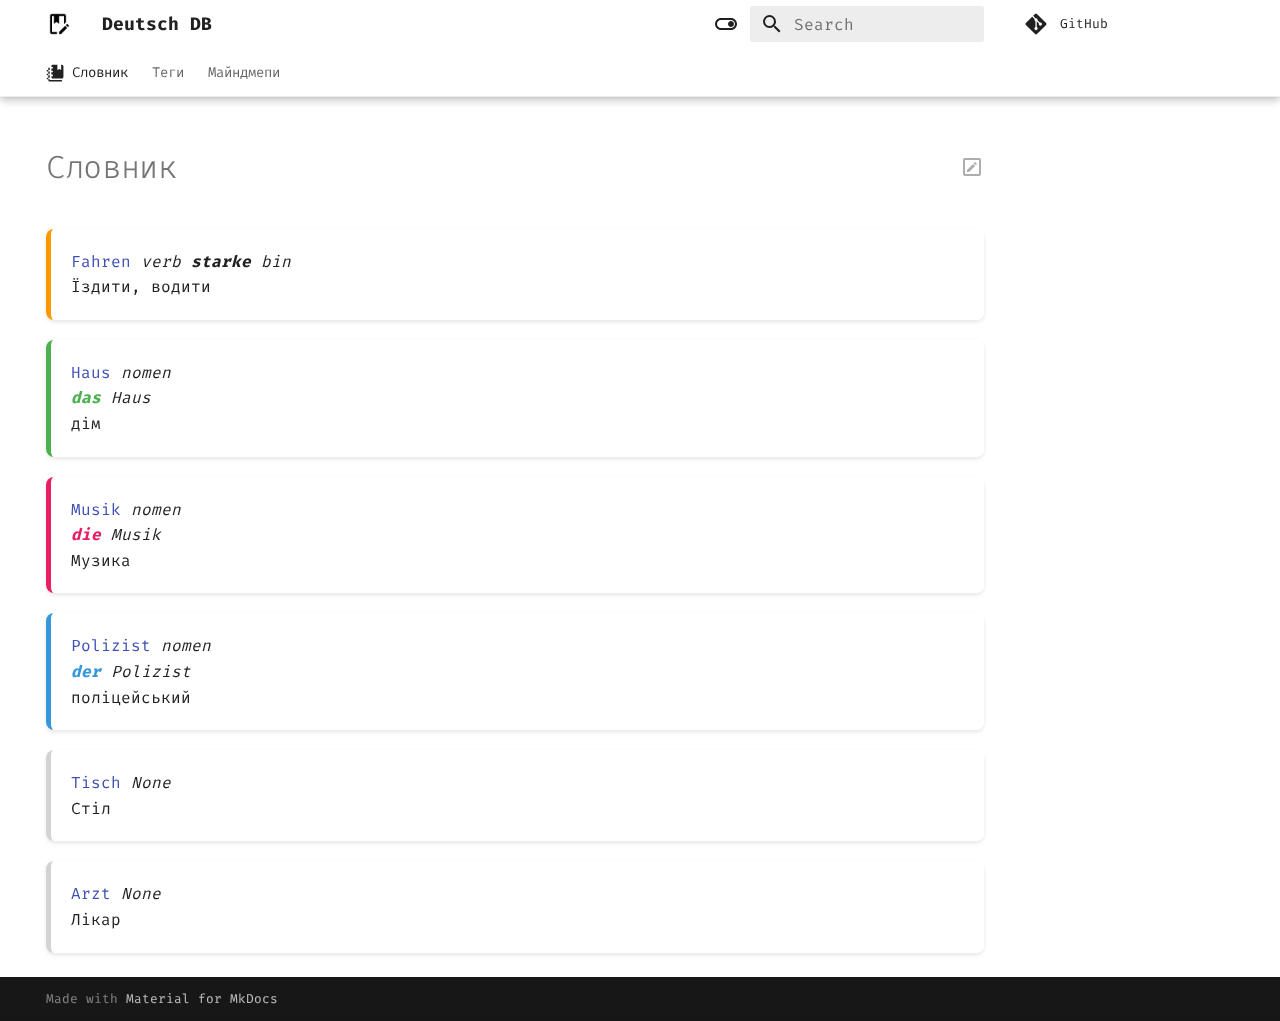
<file: index.html>
<!doctype html>
<html lang="en">
<head>
    <meta charset="utf-8">
    <title>Redirecting...</title>
    <link rel="canonical" href="dictionary/">
    <script>var anchor=window.location.hash.substr(1);location.href="dictionary/"+(anchor?"#"+anchor:"")</script>
    <meta http-equiv="refresh" content="0; url=dictionary/">
</head>
<body>
You're being redirected to a <a href="dictionary/">new destination</a>.
</body>
</html>
</file>
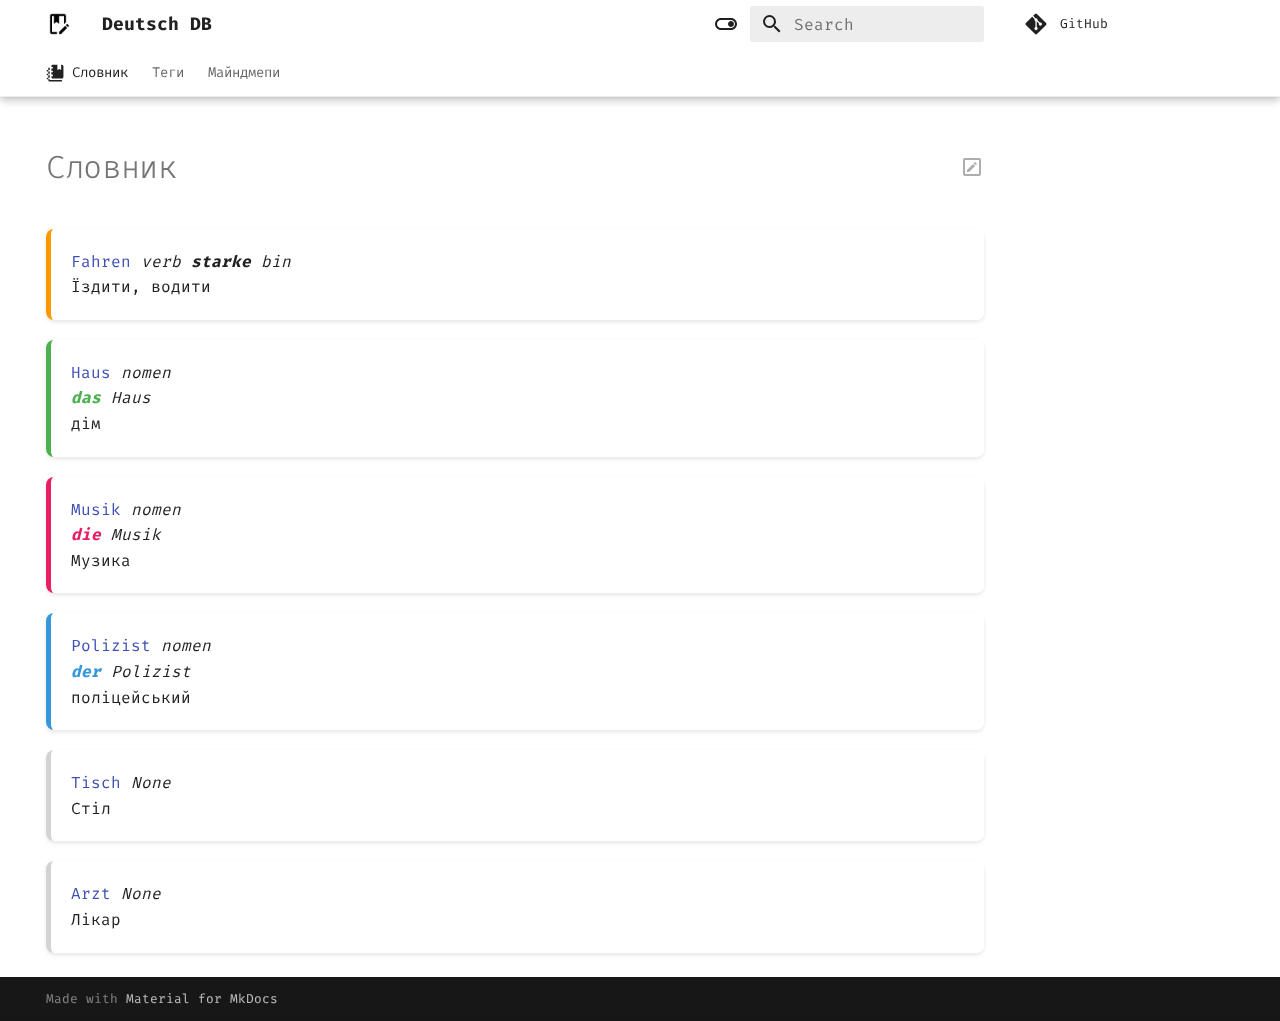
<file: dictionary/index.html>
<!doctype html>
<html lang="en" class="no-js">
  <head>
    
      <meta charset="utf-8">
      <meta name="viewport" content="width=device-width,initial-scale=1">
      
      
      
        <link rel="canonical" href="https://ddb.arkk4.online/dictionary/">
      
      
      
        <link rel="next" href="../tags/">
      
      
      <link rel="icon" href="../images/favico.png">
      <meta name="generator" content="mkdocs-1.6.1, mkdocs-material-9.6.15">
    
    
      
        <title>Словник - Deutsch DB</title>
      
    
    
      <link rel="stylesheet" href="../assets/stylesheets/main.342714a4.min.css">
      
        
        <link rel="stylesheet" href="../assets/stylesheets/palette.06af60db.min.css">
      
      


    
    
      
    
    
      
        
        
        <link rel="preconnect" href="https://fonts.gstatic.com" crossorigin>
        <link rel="stylesheet" href="https://fonts.googleapis.com/css?family=Fira+Code:300,300i,400,400i,700,700i%7CRoboto+Mono:400,400i,700,700i&display=fallback">
        <style>:root{--md-text-font:"Fira Code";--md-code-font:"Roboto Mono"}</style>
      
    
    
      <link rel="stylesheet" href="../overrides/extra.css">
    
    <script>__md_scope=new URL("..",location),__md_hash=e=>[...e].reduce(((e,_)=>(e<<5)-e+_.charCodeAt(0)),0),__md_get=(e,_=localStorage,t=__md_scope)=>JSON.parse(_.getItem(t.pathname+"."+e)),__md_set=(e,_,t=localStorage,a=__md_scope)=>{try{t.setItem(a.pathname+"."+e,JSON.stringify(_))}catch(e){}}</script>
    
      

    
    
    
  </head>
  
  
    
    
      
    
    
    
    
    <body dir="ltr" data-md-color-scheme="default" data-md-color-primary="white" data-md-color-accent="deep-orange">
  
    
    <input class="md-toggle" data-md-toggle="drawer" type="checkbox" id="__drawer" autocomplete="off">
    <input class="md-toggle" data-md-toggle="search" type="checkbox" id="__search" autocomplete="off">
    <label class="md-overlay" for="__drawer"></label>
    <div data-md-component="skip">
      
        
        <a href="#_1" class="md-skip">
          Skip to content
        </a>
      
    </div>
    <div data-md-component="announce">
      
    </div>
    
    
      

  

<header class="md-header md-header--shadow md-header--lifted" data-md-component="header">
  <nav class="md-header__inner md-grid" aria-label="Header">
    <a href=".." title="Deutsch DB" class="md-header__button md-logo" aria-label="Deutsch DB" data-md-component="logo">
      
  <img src="../images/favico.png" alt="logo">

    </a>
    <label class="md-header__button md-icon" for="__drawer">
      
      <svg xmlns="http://www.w3.org/2000/svg" viewBox="0 0 24 24"><path d="M3 6h18v2H3zm0 5h18v2H3zm0 5h18v2H3z"/></svg>
    </label>
    <div class="md-header__title" data-md-component="header-title">
      <div class="md-header__ellipsis">
        <div class="md-header__topic">
          <span class="md-ellipsis">
            Deutsch DB
          </span>
        </div>
        <div class="md-header__topic" data-md-component="header-topic">
          <span class="md-ellipsis">
            
              Словник
            
          </span>
        </div>
      </div>
    </div>
    
      
        <form class="md-header__option" data-md-component="palette">
  
    
    
    
    <input class="md-option" data-md-color-media="" data-md-color-scheme="default" data-md-color-primary="white" data-md-color-accent="deep-orange"  aria-label="Switch to light mode"  type="radio" name="__palette" id="__palette_0">
    
      <label class="md-header__button md-icon" title="Switch to light mode" for="__palette_1" hidden>
        <svg xmlns="http://www.w3.org/2000/svg" viewBox="0 0 24 24"><path d="M17 6H7c-3.31 0-6 2.69-6 6s2.69 6 6 6h10c3.31 0 6-2.69 6-6s-2.69-6-6-6m0 10H7c-2.21 0-4-1.79-4-4s1.79-4 4-4h10c2.21 0 4 1.79 4 4s-1.79 4-4 4m0-7c-1.66 0-3 1.34-3 3s1.34 3 3 3 3-1.34 3-3-1.34-3-3-3"/></svg>
      </label>
    
  
    
    
    
    <input class="md-option" data-md-color-media="" data-md-color-scheme="slate" data-md-color-primary="white" data-md-color-accent="deep-orange"  aria-label="Switch to dark mode"  type="radio" name="__palette" id="__palette_1">
    
      <label class="md-header__button md-icon" title="Switch to dark mode" for="__palette_0" hidden>
        <svg xmlns="http://www.w3.org/2000/svg" viewBox="0 0 24 24"><path d="M17 6H7c-3.31 0-6 2.69-6 6s2.69 6 6 6h10c3.31 0 6-2.69 6-6s-2.69-6-6-6m0 10H7c-2.21 0-4-1.79-4-4s1.79-4 4-4h10c2.21 0 4 1.79 4 4s-1.79 4-4 4M7 9c-1.66 0-3 1.34-3 3s1.34 3 3 3 3-1.34 3-3-1.34-3-3-3"/></svg>
      </label>
    
  
</form>
      
    
    
      <script>var palette=__md_get("__palette");if(palette&&palette.color){if("(prefers-color-scheme)"===palette.color.media){var media=matchMedia("(prefers-color-scheme: light)"),input=document.querySelector(media.matches?"[data-md-color-media='(prefers-color-scheme: light)']":"[data-md-color-media='(prefers-color-scheme: dark)']");palette.color.media=input.getAttribute("data-md-color-media"),palette.color.scheme=input.getAttribute("data-md-color-scheme"),palette.color.primary=input.getAttribute("data-md-color-primary"),palette.color.accent=input.getAttribute("data-md-color-accent")}for(var[key,value]of Object.entries(palette.color))document.body.setAttribute("data-md-color-"+key,value)}</script>
    
    
    
      
      
        <label class="md-header__button md-icon" for="__search">
          
          <svg xmlns="http://www.w3.org/2000/svg" viewBox="0 0 24 24"><path d="M9.5 3A6.5 6.5 0 0 1 16 9.5c0 1.61-.59 3.09-1.56 4.23l.27.27h.79l5 5-1.5 1.5-5-5v-.79l-.27-.27A6.52 6.52 0 0 1 9.5 16 6.5 6.5 0 0 1 3 9.5 6.5 6.5 0 0 1 9.5 3m0 2C7 5 5 7 5 9.5S7 14 9.5 14 14 12 14 9.5 12 5 9.5 5"/></svg>
        </label>
        <div class="md-search" data-md-component="search" role="dialog">
  <label class="md-search__overlay" for="__search"></label>
  <div class="md-search__inner" role="search">
    <form class="md-search__form" name="search">
      <input type="text" class="md-search__input" name="query" aria-label="Search" placeholder="Search" autocapitalize="off" autocorrect="off" autocomplete="off" spellcheck="false" data-md-component="search-query" required>
      <label class="md-search__icon md-icon" for="__search">
        
        <svg xmlns="http://www.w3.org/2000/svg" viewBox="0 0 24 24"><path d="M9.5 3A6.5 6.5 0 0 1 16 9.5c0 1.61-.59 3.09-1.56 4.23l.27.27h.79l5 5-1.5 1.5-5-5v-.79l-.27-.27A6.52 6.52 0 0 1 9.5 16 6.5 6.5 0 0 1 3 9.5 6.5 6.5 0 0 1 9.5 3m0 2C7 5 5 7 5 9.5S7 14 9.5 14 14 12 14 9.5 12 5 9.5 5"/></svg>
        
        <svg xmlns="http://www.w3.org/2000/svg" viewBox="0 0 24 24"><path d="M20 11v2H8l5.5 5.5-1.42 1.42L4.16 12l7.92-7.92L13.5 5.5 8 11z"/></svg>
      </label>
      <nav class="md-search__options" aria-label="Search">
        
        <button type="reset" class="md-search__icon md-icon" title="Clear" aria-label="Clear" tabindex="-1">
          
          <svg xmlns="http://www.w3.org/2000/svg" viewBox="0 0 24 24"><path d="M19 6.41 17.59 5 12 10.59 6.41 5 5 6.41 10.59 12 5 17.59 6.41 19 12 13.41 17.59 19 19 17.59 13.41 12z"/></svg>
        </button>
      </nav>
      
        <div class="md-search__suggest" data-md-component="search-suggest"></div>
      
    </form>
    <div class="md-search__output">
      <div class="md-search__scrollwrap" tabindex="0" data-md-scrollfix>
        <div class="md-search-result" data-md-component="search-result">
          <div class="md-search-result__meta">
            Initializing search
          </div>
          <ol class="md-search-result__list" role="presentation"></ol>
        </div>
      </div>
    </div>
  </div>
</div>
      
    
    
      <div class="md-header__source">
        <a href="https://github.com/arkk4/Deutsch-DB" title="Go to repository" class="md-source" data-md-component="source">
  <div class="md-source__icon md-icon">
    
    <svg xmlns="http://www.w3.org/2000/svg" viewBox="0 0 448 512"><!--! Font Awesome Free 6.7.2 by @fontawesome - https://fontawesome.com License - https://fontawesome.com/license/free (Icons: CC BY 4.0, Fonts: SIL OFL 1.1, Code: MIT License) Copyright 2024 Fonticons, Inc.--><path d="M439.55 236.05 244 40.45a28.87 28.87 0 0 0-40.81 0l-40.66 40.63 51.52 51.52c27.06-9.14 52.68 16.77 43.39 43.68l49.66 49.66c34.23-11.8 61.18 31 35.47 56.69-26.49 26.49-70.21-2.87-56-37.34L240.22 199v121.85c25.3 12.54 22.26 41.85 9.08 55a34.34 34.34 0 0 1-48.55 0c-17.57-17.6-11.07-46.91 11.25-56v-123c-20.8-8.51-24.6-30.74-18.64-45L142.57 101 8.45 235.14a28.86 28.86 0 0 0 0 40.81l195.61 195.6a28.86 28.86 0 0 0 40.8 0l194.69-194.69a28.86 28.86 0 0 0 0-40.81"/></svg>
  </div>
  <div class="md-source__repository">
    GitHub
  </div>
</a>
      </div>
    
  </nav>
  
    
      
<nav class="md-tabs" aria-label="Tabs" data-md-component="tabs">
  <div class="md-grid">
    <ul class="md-tabs__list">
      
        
  
  
  
    
  
  
    <li class="md-tabs__item md-tabs__item--active">
      <a href="./" class="md-tabs__link">
        
  
  
    
      <svg xmlns="http://www.w3.org/2000/svg" viewBox="0 0 24 24"><path d="M9.05 9H7.06V6h1.99V4.03H7.06v-1c0-1.11.89-1.99 1.99-1.99h5.98V8l2.47-1.5L20 8V1.04h1c1.05 0 2 .96 2 1.99V17c0 1.03-.95 2-2 2H9.05c-1.05 0-1.99-.95-1.99-2v-1h1.99v-2H7.06v-3h1.99zM1 18h2v-3H1v-2h2v-3H1V8h2V5h2v3H3v2h2v3H3v2h2v3H3v2h2v1h16v2H5a2 2 0 0 1-2-2v-1H1z"/></svg>
    
  
  Словник

      </a>
    </li>
  

      
        
  
  
  
  
    <li class="md-tabs__item">
      <a href="../tags/" class="md-tabs__link">
        
  
  
    
  
  Теги

      </a>
    </li>
  

      
        
  
  
  
  
    <li class="md-tabs__item">
      <a href="../mindmaps/Kapitel1/" class="md-tabs__link">
        
  
  
    
  
  Майндмепи

      </a>
    </li>
  

      
    </ul>
  </div>
</nav>
    
  
</header>
    
    <div class="md-container" data-md-component="container">
      
      
        
      
      <main class="md-main" data-md-component="main">
        <div class="md-main__inner md-grid">
          
            
              
                
              
              <div class="md-sidebar md-sidebar--primary" data-md-component="sidebar" data-md-type="navigation" hidden>
                <div class="md-sidebar__scrollwrap">
                  <div class="md-sidebar__inner">
                    


  


<nav class="md-nav md-nav--primary md-nav--lifted" aria-label="Navigation" data-md-level="0">
  <label class="md-nav__title" for="__drawer">
    <a href=".." title="Deutsch DB" class="md-nav__button md-logo" aria-label="Deutsch DB" data-md-component="logo">
      
  <img src="../images/favico.png" alt="logo">

    </a>
    Deutsch DB
  </label>
  
    <div class="md-nav__source">
      <a href="https://github.com/arkk4/Deutsch-DB" title="Go to repository" class="md-source" data-md-component="source">
  <div class="md-source__icon md-icon">
    
    <svg xmlns="http://www.w3.org/2000/svg" viewBox="0 0 448 512"><!--! Font Awesome Free 6.7.2 by @fontawesome - https://fontawesome.com License - https://fontawesome.com/license/free (Icons: CC BY 4.0, Fonts: SIL OFL 1.1, Code: MIT License) Copyright 2024 Fonticons, Inc.--><path d="M439.55 236.05 244 40.45a28.87 28.87 0 0 0-40.81 0l-40.66 40.63 51.52 51.52c27.06-9.14 52.68 16.77 43.39 43.68l49.66 49.66c34.23-11.8 61.18 31 35.47 56.69-26.49 26.49-70.21-2.87-56-37.34L240.22 199v121.85c25.3 12.54 22.26 41.85 9.08 55a34.34 34.34 0 0 1-48.55 0c-17.57-17.6-11.07-46.91 11.25-56v-123c-20.8-8.51-24.6-30.74-18.64-45L142.57 101 8.45 235.14a28.86 28.86 0 0 0 0 40.81l195.61 195.6a28.86 28.86 0 0 0 40.8 0l194.69-194.69a28.86 28.86 0 0 0 0-40.81"/></svg>
  </div>
  <div class="md-source__repository">
    GitHub
  </div>
</a>
    </div>
  
  <ul class="md-nav__list" data-md-scrollfix>
    
      
      
  
  
    
  
  
  
    <li class="md-nav__item md-nav__item--active">
      
      <input class="md-nav__toggle md-toggle" type="checkbox" id="__toc">
      
      
        
      
      
      <a href="./" class="md-nav__link md-nav__link--active">
        
  
  
    <svg xmlns="http://www.w3.org/2000/svg" viewBox="0 0 24 24"><path d="M9.05 9H7.06V6h1.99V4.03H7.06v-1c0-1.11.89-1.99 1.99-1.99h5.98V8l2.47-1.5L20 8V1.04h1c1.05 0 2 .96 2 1.99V17c0 1.03-.95 2-2 2H9.05c-1.05 0-1.99-.95-1.99-2v-1h1.99v-2H7.06v-3h1.99zM1 18h2v-3H1v-2h2v-3H1V8h2V5h2v3H3v2h2v3H3v2h2v3H3v2h2v1h16v2H5a2 2 0 0 1-2-2v-1H1z"/></svg>
  
  <span class="md-ellipsis">
    Словник
    
  </span>
  

      </a>
      
    </li>
  

    
      
      
  
  
  
  
    <li class="md-nav__item">
      <a href="../tags/" class="md-nav__link">
        
  
  
    <svg xmlns="http://www.w3.org/2000/svg" viewBox="0 0 448 512"><!--! Font Awesome Free 6.7.2 by @fontawesome - https://fontawesome.com License - https://fontawesome.com/license/free (Icons: CC BY 4.0, Fonts: SIL OFL 1.1, Code: MIT License) Copyright 2024 Fonticons, Inc.--><path d="M0 80v149.5c0 17 6.7 33.3 18.7 45.3l176 176c25 25 65.5 25 90.5 0l133.5-133.5c25-25 25-65.5 0-90.5l-176-176c-12-12-28.3-18.7-45.3-18.7L48 32C21.5 32 0 53.5 0 80m112 32a32 32 0 1 1 0 64 32 32 0 1 1 0-64"/></svg>
  
  <span class="md-ellipsis">
    Теги
    
  </span>
  

      </a>
    </li>
  

    
      
      
  
  
  
  
    <li class="md-nav__item">
      <a href="../mindmaps/Kapitel1/" class="md-nav__link">
        
  
  
  <span class="md-ellipsis">
    Майндмепи
    
  </span>
  

      </a>
    </li>
  

    
  </ul>
</nav>
                  </div>
                </div>
              </div>
            
            
              
                
              
              <div class="md-sidebar md-sidebar--secondary" data-md-component="sidebar" data-md-type="toc" >
                <div class="md-sidebar__scrollwrap">
                  <div class="md-sidebar__inner">
                    

<nav class="md-nav md-nav--secondary" aria-label="Table of contents">
  
  
  
    
  
  
</nav>
                  </div>
                </div>
              </div>
            
          
          
            <div class="md-content" data-md-component="content">
              <article class="md-content__inner md-typeset">
                
                  
  



  
    <a href="https://github.com/arkk4/Deutsch-DB/edit/main/docs/dictionary/index.md" title="Edit this page" class="md-content__button md-icon" rel="edit">
      
      <svg xmlns="http://www.w3.org/2000/svg" viewBox="0 0 24 24"><path d="M19 19V5H5v14zm0-16a2 2 0 0 1 2 2v14a2 2 0 0 1-2 2H5a2 2 0 0 1-2-2V5a2 2 0 0 1 2-2zm-2.3 6.35-1 1-2.05-2.05 1-1c.21-.22.56-.22.77 0l1.28 1.28c.22.21.22.56 0 .77M7 14.94l6.06-6.06 2.06 2.06L9.06 17H7z"/></svg>
    </a>
  
  


<!-- docs/dictionary/index.md -->
<h1 id="_1">Словник</h1>
<div class="card-wrapper" data-url="/dictionary/Fahren/" data-part-of-speech="verb">
<div class="card">
    <a href="/dictionary/Fahren/">Fahren</a> <em>verb</em> <em><strong>starke</em></strong> <em>bin</em> 




    <br>Їздити, водити

</div>
</div>

<div class="card-wrapper" data-url="/dictionary/Haus/" data-part-of-speech="nomen" data-artikel="das">
<div class="card">
    <a href="/dictionary/Haus/">Haus</a> <em>nomen</em> 


    <br><span class="artikel-das"><em><strong>das</strong></em></span> <em>Haus</em>


    <br>дім

</div>
</div>

<div class="card-wrapper" data-url="/dictionary/Musik/" data-part-of-speech="nomen" data-artikel="die">
<div class="card">
    <a href="/dictionary/Musik/">Musik</a> <em>nomen</em> 


    <br><span class="artikel-die"><em><strong>die</strong></em></span> <em>Musik</em>


    <br>Музика

</div>
</div>

<div class="card-wrapper" data-url="/dictionary/Polizist/" data-part-of-speech="nomen" data-artikel="der">
<div class="card">
    <a href="/dictionary/Polizist/">Polizist</a> <em>nomen</em> 


    <br><span class="artikel-der"><em><strong>der</strong></em></span> <em>Polizist</em>


    <br>поліцейський

</div>
</div>

<div class="card-wrapper" data-url="/dictionary/Tisch/" data-part-of-speech="None">
<div class="card">
    <a href="/dictionary/Tisch/">Tisch</a> <em>None</em> 



    <br>Стіл

</div>
</div>

<div class="card-wrapper" data-url="/dictionary/arzt/" data-part-of-speech="None">
<div class="card">
    <a href="/dictionary/arzt/">Arzt</a> <em>None</em> 



    <br>Лікар

</div>
</div>







  
  




  



                
              </article>
            </div>
          
          
<script>var target=document.getElementById(location.hash.slice(1));target&&target.name&&(target.checked=target.name.startsWith("__tabbed_"))</script>
        </div>
        
          <button type="button" class="md-top md-icon" data-md-component="top" hidden>
  
  <svg xmlns="http://www.w3.org/2000/svg" viewBox="0 0 24 24"><path d="M13 20h-2V8l-5.5 5.5-1.42-1.42L12 4.16l7.92 7.92-1.42 1.42L13 8z"/></svg>
  Back to top
</button>
        
      </main>
      
        <footer class="md-footer">
  
  <div class="md-footer-meta md-typeset">
    <div class="md-footer-meta__inner md-grid">
      <div class="md-copyright">
  
  
    Made with
    <a href="https://squidfunk.github.io/mkdocs-material/" target="_blank" rel="noopener">
      Material for MkDocs
    </a>
  
</div>
      
    </div>
  </div>
</footer>
      
    </div>
    <div class="md-dialog" data-md-component="dialog">
      <div class="md-dialog__inner md-typeset"></div>
    </div>
    
    
    
      
      <script id="__config" type="application/json">{"base": "..", "features": ["search.suggest", "navigation.top", "navigation.tabs", "navigation.tabs.sticky", "content.action.edit"], "search": "../assets/javascripts/workers/search.d50fe291.min.js", "tags": null, "translations": {"clipboard.copied": "Copied to clipboard", "clipboard.copy": "Copy to clipboard", "search.result.more.one": "1 more on this page", "search.result.more.other": "# more on this page", "search.result.none": "No matching documents", "search.result.one": "1 matching document", "search.result.other": "# matching documents", "search.result.placeholder": "Type to start searching", "search.result.term.missing": "Missing", "select.version": "Select version"}, "version": null}</script>
    
    
      <script src="../assets/javascripts/bundle.56ea9cef.min.js"></script>
      
        <script src="../overrides/extra.js"></script>
      
    
  </body>
</html>
</file>
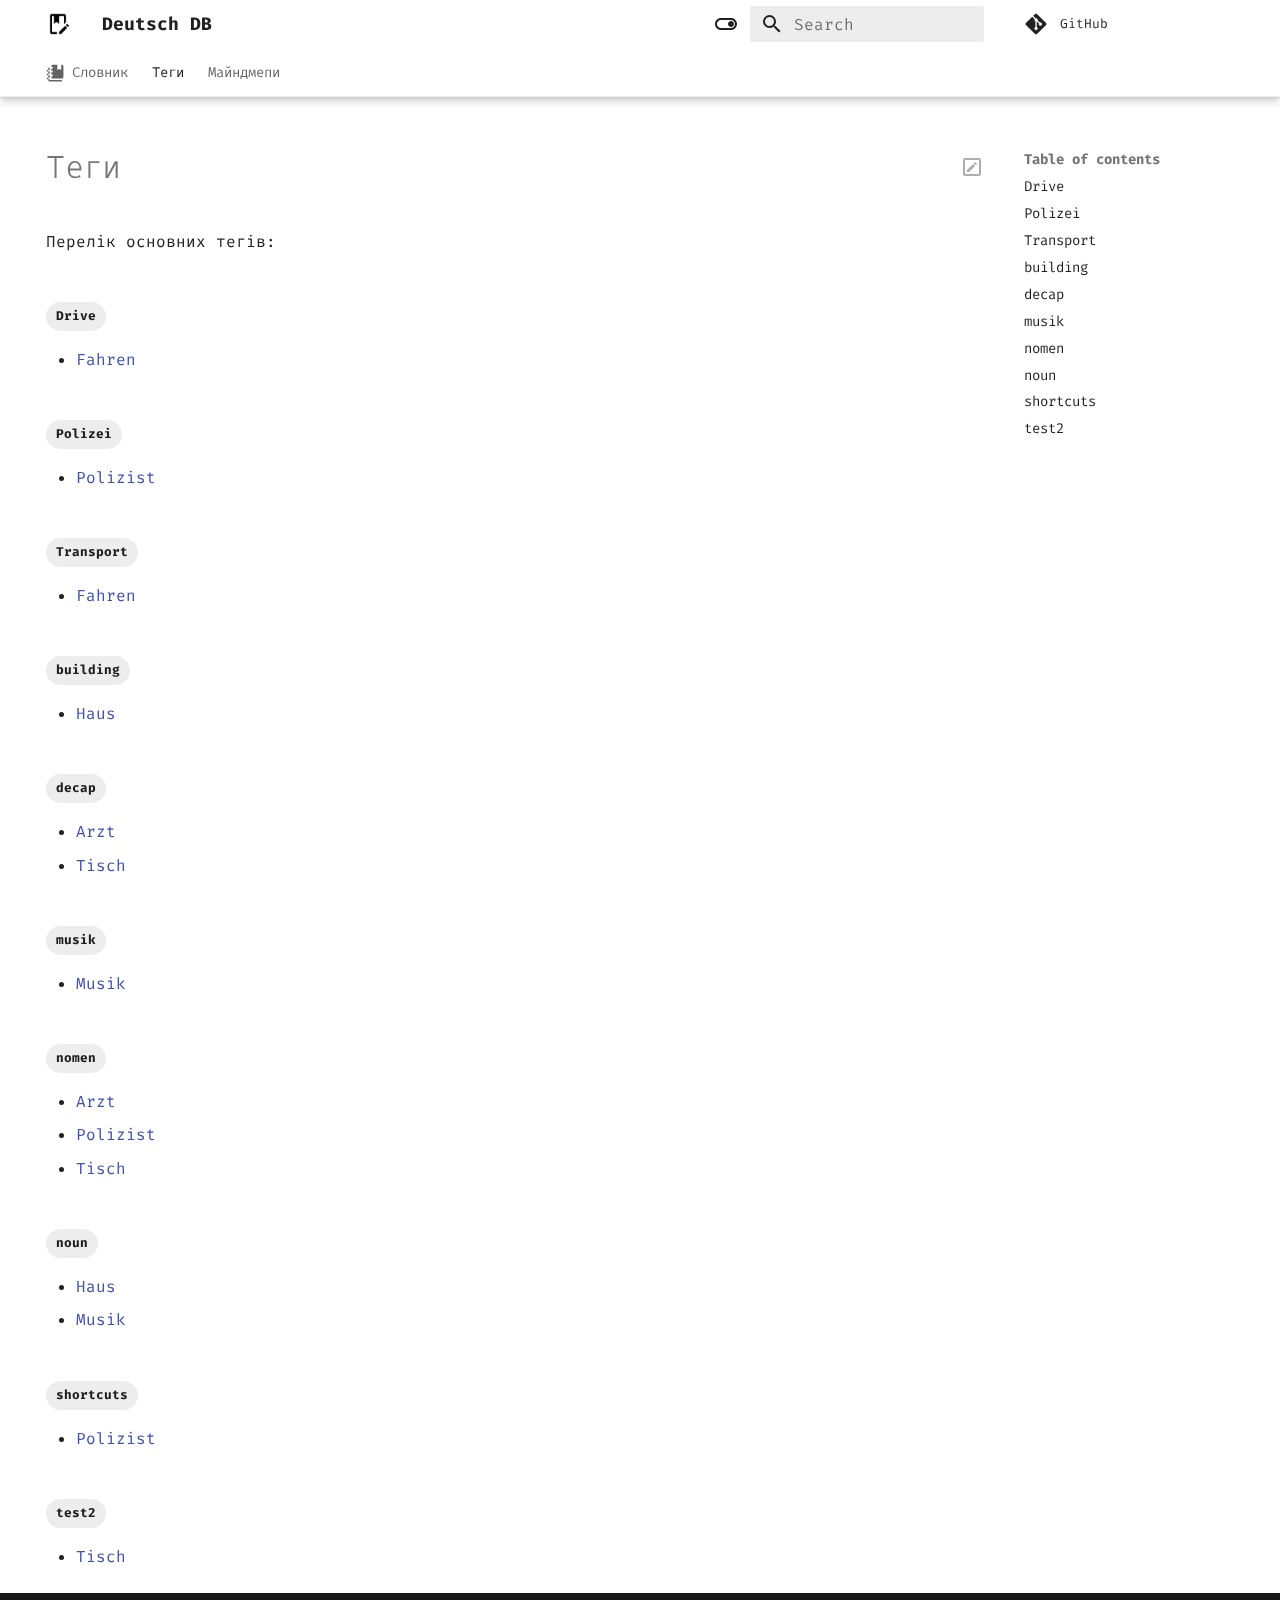
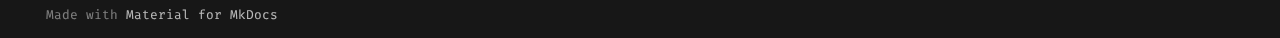
<file: tags/index.html>
<!doctype html>
<html lang="en" class="no-js">
  <head>
    
      <meta charset="utf-8">
      <meta name="viewport" content="width=device-width,initial-scale=1">
      
      
      
        <link rel="canonical" href="https://ddb.arkk4.online/tags/">
      
      
        <link rel="prev" href="../dictionary/">
      
      
        <link rel="next" href="../mindmaps/Kapitel1/">
      
      
      <link rel="icon" href="../images/favico.png">
      <meta name="generator" content="mkdocs-1.6.1, mkdocs-material-9.6.15">
    
    
      
        <title>Теги - Deutsch DB</title>
      
    
    
      <link rel="stylesheet" href="../assets/stylesheets/main.342714a4.min.css">
      
        
        <link rel="stylesheet" href="../assets/stylesheets/palette.06af60db.min.css">
      
      


    
    
      
    
    
      
        
        
        <link rel="preconnect" href="https://fonts.gstatic.com" crossorigin>
        <link rel="stylesheet" href="https://fonts.googleapis.com/css?family=Fira+Code:300,300i,400,400i,700,700i%7CRoboto+Mono:400,400i,700,700i&display=fallback">
        <style>:root{--md-text-font:"Fira Code";--md-code-font:"Roboto Mono"}</style>
      
    
    
      <link rel="stylesheet" href="../overrides/extra.css">
    
    <script>__md_scope=new URL("..",location),__md_hash=e=>[...e].reduce(((e,_)=>(e<<5)-e+_.charCodeAt(0)),0),__md_get=(e,_=localStorage,t=__md_scope)=>JSON.parse(_.getItem(t.pathname+"."+e)),__md_set=(e,_,t=localStorage,a=__md_scope)=>{try{t.setItem(a.pathname+"."+e,JSON.stringify(_))}catch(e){}}</script>
    
      

    
    
    
  </head>
  
  
    
    
      
    
    
    
    
    <body dir="ltr" data-md-color-scheme="default" data-md-color-primary="white" data-md-color-accent="deep-orange">
  
    
    <input class="md-toggle" data-md-toggle="drawer" type="checkbox" id="__drawer" autocomplete="off">
    <input class="md-toggle" data-md-toggle="search" type="checkbox" id="__search" autocomplete="off">
    <label class="md-overlay" for="__drawer"></label>
    <div data-md-component="skip">
      
        
        <a href="#_1" class="md-skip">
          Skip to content
        </a>
      
    </div>
    <div data-md-component="announce">
      
    </div>
    
    
      

  

<header class="md-header md-header--shadow md-header--lifted" data-md-component="header">
  <nav class="md-header__inner md-grid" aria-label="Header">
    <a href=".." title="Deutsch DB" class="md-header__button md-logo" aria-label="Deutsch DB" data-md-component="logo">
      
  <img src="../images/favico.png" alt="logo">

    </a>
    <label class="md-header__button md-icon" for="__drawer">
      
      <svg xmlns="http://www.w3.org/2000/svg" viewBox="0 0 24 24"><path d="M3 6h18v2H3zm0 5h18v2H3zm0 5h18v2H3z"/></svg>
    </label>
    <div class="md-header__title" data-md-component="header-title">
      <div class="md-header__ellipsis">
        <div class="md-header__topic">
          <span class="md-ellipsis">
            Deutsch DB
          </span>
        </div>
        <div class="md-header__topic" data-md-component="header-topic">
          <span class="md-ellipsis">
            
              Теги
            
          </span>
        </div>
      </div>
    </div>
    
      
        <form class="md-header__option" data-md-component="palette">
  
    
    
    
    <input class="md-option" data-md-color-media="" data-md-color-scheme="default" data-md-color-primary="white" data-md-color-accent="deep-orange"  aria-label="Switch to light mode"  type="radio" name="__palette" id="__palette_0">
    
      <label class="md-header__button md-icon" title="Switch to light mode" for="__palette_1" hidden>
        <svg xmlns="http://www.w3.org/2000/svg" viewBox="0 0 24 24"><path d="M17 6H7c-3.31 0-6 2.69-6 6s2.69 6 6 6h10c3.31 0 6-2.69 6-6s-2.69-6-6-6m0 10H7c-2.21 0-4-1.79-4-4s1.79-4 4-4h10c2.21 0 4 1.79 4 4s-1.79 4-4 4m0-7c-1.66 0-3 1.34-3 3s1.34 3 3 3 3-1.34 3-3-1.34-3-3-3"/></svg>
      </label>
    
  
    
    
    
    <input class="md-option" data-md-color-media="" data-md-color-scheme="slate" data-md-color-primary="white" data-md-color-accent="deep-orange"  aria-label="Switch to dark mode"  type="radio" name="__palette" id="__palette_1">
    
      <label class="md-header__button md-icon" title="Switch to dark mode" for="__palette_0" hidden>
        <svg xmlns="http://www.w3.org/2000/svg" viewBox="0 0 24 24"><path d="M17 6H7c-3.31 0-6 2.69-6 6s2.69 6 6 6h10c3.31 0 6-2.69 6-6s-2.69-6-6-6m0 10H7c-2.21 0-4-1.79-4-4s1.79-4 4-4h10c2.21 0 4 1.79 4 4s-1.79 4-4 4M7 9c-1.66 0-3 1.34-3 3s1.34 3 3 3 3-1.34 3-3-1.34-3-3-3"/></svg>
      </label>
    
  
</form>
      
    
    
      <script>var palette=__md_get("__palette");if(palette&&palette.color){if("(prefers-color-scheme)"===palette.color.media){var media=matchMedia("(prefers-color-scheme: light)"),input=document.querySelector(media.matches?"[data-md-color-media='(prefers-color-scheme: light)']":"[data-md-color-media='(prefers-color-scheme: dark)']");palette.color.media=input.getAttribute("data-md-color-media"),palette.color.scheme=input.getAttribute("data-md-color-scheme"),palette.color.primary=input.getAttribute("data-md-color-primary"),palette.color.accent=input.getAttribute("data-md-color-accent")}for(var[key,value]of Object.entries(palette.color))document.body.setAttribute("data-md-color-"+key,value)}</script>
    
    
    
      
      
        <label class="md-header__button md-icon" for="__search">
          
          <svg xmlns="http://www.w3.org/2000/svg" viewBox="0 0 24 24"><path d="M9.5 3A6.5 6.5 0 0 1 16 9.5c0 1.61-.59 3.09-1.56 4.23l.27.27h.79l5 5-1.5 1.5-5-5v-.79l-.27-.27A6.52 6.52 0 0 1 9.5 16 6.5 6.5 0 0 1 3 9.5 6.5 6.5 0 0 1 9.5 3m0 2C7 5 5 7 5 9.5S7 14 9.5 14 14 12 14 9.5 12 5 9.5 5"/></svg>
        </label>
        <div class="md-search" data-md-component="search" role="dialog">
  <label class="md-search__overlay" for="__search"></label>
  <div class="md-search__inner" role="search">
    <form class="md-search__form" name="search">
      <input type="text" class="md-search__input" name="query" aria-label="Search" placeholder="Search" autocapitalize="off" autocorrect="off" autocomplete="off" spellcheck="false" data-md-component="search-query" required>
      <label class="md-search__icon md-icon" for="__search">
        
        <svg xmlns="http://www.w3.org/2000/svg" viewBox="0 0 24 24"><path d="M9.5 3A6.5 6.5 0 0 1 16 9.5c0 1.61-.59 3.09-1.56 4.23l.27.27h.79l5 5-1.5 1.5-5-5v-.79l-.27-.27A6.52 6.52 0 0 1 9.5 16 6.5 6.5 0 0 1 3 9.5 6.5 6.5 0 0 1 9.5 3m0 2C7 5 5 7 5 9.5S7 14 9.5 14 14 12 14 9.5 12 5 9.5 5"/></svg>
        
        <svg xmlns="http://www.w3.org/2000/svg" viewBox="0 0 24 24"><path d="M20 11v2H8l5.5 5.5-1.42 1.42L4.16 12l7.92-7.92L13.5 5.5 8 11z"/></svg>
      </label>
      <nav class="md-search__options" aria-label="Search">
        
        <button type="reset" class="md-search__icon md-icon" title="Clear" aria-label="Clear" tabindex="-1">
          
          <svg xmlns="http://www.w3.org/2000/svg" viewBox="0 0 24 24"><path d="M19 6.41 17.59 5 12 10.59 6.41 5 5 6.41 10.59 12 5 17.59 6.41 19 12 13.41 17.59 19 19 17.59 13.41 12z"/></svg>
        </button>
      </nav>
      
        <div class="md-search__suggest" data-md-component="search-suggest"></div>
      
    </form>
    <div class="md-search__output">
      <div class="md-search__scrollwrap" tabindex="0" data-md-scrollfix>
        <div class="md-search-result" data-md-component="search-result">
          <div class="md-search-result__meta">
            Initializing search
          </div>
          <ol class="md-search-result__list" role="presentation"></ol>
        </div>
      </div>
    </div>
  </div>
</div>
      
    
    
      <div class="md-header__source">
        <a href="https://github.com/arkk4/Deutsch-DB" title="Go to repository" class="md-source" data-md-component="source">
  <div class="md-source__icon md-icon">
    
    <svg xmlns="http://www.w3.org/2000/svg" viewBox="0 0 448 512"><!--! Font Awesome Free 6.7.2 by @fontawesome - https://fontawesome.com License - https://fontawesome.com/license/free (Icons: CC BY 4.0, Fonts: SIL OFL 1.1, Code: MIT License) Copyright 2024 Fonticons, Inc.--><path d="M439.55 236.05 244 40.45a28.87 28.87 0 0 0-40.81 0l-40.66 40.63 51.52 51.52c27.06-9.14 52.68 16.77 43.39 43.68l49.66 49.66c34.23-11.8 61.18 31 35.47 56.69-26.49 26.49-70.21-2.87-56-37.34L240.22 199v121.85c25.3 12.54 22.26 41.85 9.08 55a34.34 34.34 0 0 1-48.55 0c-17.57-17.6-11.07-46.91 11.25-56v-123c-20.8-8.51-24.6-30.74-18.64-45L142.57 101 8.45 235.14a28.86 28.86 0 0 0 0 40.81l195.61 195.6a28.86 28.86 0 0 0 40.8 0l194.69-194.69a28.86 28.86 0 0 0 0-40.81"/></svg>
  </div>
  <div class="md-source__repository">
    GitHub
  </div>
</a>
      </div>
    
  </nav>
  
    
      
<nav class="md-tabs" aria-label="Tabs" data-md-component="tabs">
  <div class="md-grid">
    <ul class="md-tabs__list">
      
        
  
  
  
  
    <li class="md-tabs__item">
      <a href="../dictionary/" class="md-tabs__link">
        
  
  
    
      <svg xmlns="http://www.w3.org/2000/svg" viewBox="0 0 24 24"><path d="M9.05 9H7.06V6h1.99V4.03H7.06v-1c0-1.11.89-1.99 1.99-1.99h5.98V8l2.47-1.5L20 8V1.04h1c1.05 0 2 .96 2 1.99V17c0 1.03-.95 2-2 2H9.05c-1.05 0-1.99-.95-1.99-2v-1h1.99v-2H7.06v-3h1.99zM1 18h2v-3H1v-2h2v-3H1V8h2V5h2v3H3v2h2v3H3v2h2v3H3v2h2v1h16v2H5a2 2 0 0 1-2-2v-1H1z"/></svg>
    
  
  Словник

      </a>
    </li>
  

      
        
  
  
  
    
  
  
    <li class="md-tabs__item md-tabs__item--active">
      <a href="./" class="md-tabs__link">
        
  
  
    
  
  Теги

      </a>
    </li>
  

      
        
  
  
  
  
    <li class="md-tabs__item">
      <a href="../mindmaps/Kapitel1/" class="md-tabs__link">
        
  
  
    
  
  Майндмепи

      </a>
    </li>
  

      
    </ul>
  </div>
</nav>
    
  
</header>
    
    <div class="md-container" data-md-component="container">
      
      
        
      
      <main class="md-main" data-md-component="main">
        <div class="md-main__inner md-grid">
          
            
              
                
              
              <div class="md-sidebar md-sidebar--primary" data-md-component="sidebar" data-md-type="navigation" hidden>
                <div class="md-sidebar__scrollwrap">
                  <div class="md-sidebar__inner">
                    


  


<nav class="md-nav md-nav--primary md-nav--lifted" aria-label="Navigation" data-md-level="0">
  <label class="md-nav__title" for="__drawer">
    <a href=".." title="Deutsch DB" class="md-nav__button md-logo" aria-label="Deutsch DB" data-md-component="logo">
      
  <img src="../images/favico.png" alt="logo">

    </a>
    Deutsch DB
  </label>
  
    <div class="md-nav__source">
      <a href="https://github.com/arkk4/Deutsch-DB" title="Go to repository" class="md-source" data-md-component="source">
  <div class="md-source__icon md-icon">
    
    <svg xmlns="http://www.w3.org/2000/svg" viewBox="0 0 448 512"><!--! Font Awesome Free 6.7.2 by @fontawesome - https://fontawesome.com License - https://fontawesome.com/license/free (Icons: CC BY 4.0, Fonts: SIL OFL 1.1, Code: MIT License) Copyright 2024 Fonticons, Inc.--><path d="M439.55 236.05 244 40.45a28.87 28.87 0 0 0-40.81 0l-40.66 40.63 51.52 51.52c27.06-9.14 52.68 16.77 43.39 43.68l49.66 49.66c34.23-11.8 61.18 31 35.47 56.69-26.49 26.49-70.21-2.87-56-37.34L240.22 199v121.85c25.3 12.54 22.26 41.85 9.08 55a34.34 34.34 0 0 1-48.55 0c-17.57-17.6-11.07-46.91 11.25-56v-123c-20.8-8.51-24.6-30.74-18.64-45L142.57 101 8.45 235.14a28.86 28.86 0 0 0 0 40.81l195.61 195.6a28.86 28.86 0 0 0 40.8 0l194.69-194.69a28.86 28.86 0 0 0 0-40.81"/></svg>
  </div>
  <div class="md-source__repository">
    GitHub
  </div>
</a>
    </div>
  
  <ul class="md-nav__list" data-md-scrollfix>
    
      
      
  
  
  
  
    <li class="md-nav__item">
      <a href="../dictionary/" class="md-nav__link">
        
  
  
    <svg xmlns="http://www.w3.org/2000/svg" viewBox="0 0 24 24"><path d="M9.05 9H7.06V6h1.99V4.03H7.06v-1c0-1.11.89-1.99 1.99-1.99h5.98V8l2.47-1.5L20 8V1.04h1c1.05 0 2 .96 2 1.99V17c0 1.03-.95 2-2 2H9.05c-1.05 0-1.99-.95-1.99-2v-1h1.99v-2H7.06v-3h1.99zM1 18h2v-3H1v-2h2v-3H1V8h2V5h2v3H3v2h2v3H3v2h2v3H3v2h2v1h16v2H5a2 2 0 0 1-2-2v-1H1z"/></svg>
  
  <span class="md-ellipsis">
    Словник
    
  </span>
  

      </a>
    </li>
  

    
      
      
  
  
    
  
  
  
    <li class="md-nav__item md-nav__item--active">
      
      <input class="md-nav__toggle md-toggle" type="checkbox" id="__toc">
      
      
        
      
      
        <label class="md-nav__link md-nav__link--active" for="__toc">
          
  
  
    <svg xmlns="http://www.w3.org/2000/svg" viewBox="0 0 448 512"><!--! Font Awesome Free 6.7.2 by @fontawesome - https://fontawesome.com License - https://fontawesome.com/license/free (Icons: CC BY 4.0, Fonts: SIL OFL 1.1, Code: MIT License) Copyright 2024 Fonticons, Inc.--><path d="M0 80v149.5c0 17 6.7 33.3 18.7 45.3l176 176c25 25 65.5 25 90.5 0l133.5-133.5c25-25 25-65.5 0-90.5l-176-176c-12-12-28.3-18.7-45.3-18.7L48 32C21.5 32 0 53.5 0 80m112 32a32 32 0 1 1 0 64 32 32 0 1 1 0-64"/></svg>
  
  <span class="md-ellipsis">
    Теги
    
  </span>
  

          <span class="md-nav__icon md-icon"></span>
        </label>
      
      <a href="./" class="md-nav__link md-nav__link--active">
        
  
  
    <svg xmlns="http://www.w3.org/2000/svg" viewBox="0 0 448 512"><!--! Font Awesome Free 6.7.2 by @fontawesome - https://fontawesome.com License - https://fontawesome.com/license/free (Icons: CC BY 4.0, Fonts: SIL OFL 1.1, Code: MIT License) Copyright 2024 Fonticons, Inc.--><path d="M0 80v149.5c0 17 6.7 33.3 18.7 45.3l176 176c25 25 65.5 25 90.5 0l133.5-133.5c25-25 25-65.5 0-90.5l-176-176c-12-12-28.3-18.7-45.3-18.7L48 32C21.5 32 0 53.5 0 80m112 32a32 32 0 1 1 0 64 32 32 0 1 1 0-64"/></svg>
  
  <span class="md-ellipsis">
    Теги
    
  </span>
  

      </a>
      
        

<nav class="md-nav md-nav--secondary" aria-label="Table of contents">
  
  
  
    
  
  
    <label class="md-nav__title" for="__toc">
      <span class="md-nav__icon md-icon"></span>
      Table of contents
    </label>
    <ul class="md-nav__list" data-md-component="toc" data-md-scrollfix>
      
        <li class="md-nav__item">
  <a href="#tag:drive" class="md-nav__link">
    <span class="md-ellipsis">
      Drive
    </span>
  </a>
  
</li>
      
        <li class="md-nav__item">
  <a href="#tag:polizei" class="md-nav__link">
    <span class="md-ellipsis">
      Polizei
    </span>
  </a>
  
</li>
      
        <li class="md-nav__item">
  <a href="#tag:transport" class="md-nav__link">
    <span class="md-ellipsis">
      Transport
    </span>
  </a>
  
</li>
      
        <li class="md-nav__item">
  <a href="#tag:building" class="md-nav__link">
    <span class="md-ellipsis">
      building
    </span>
  </a>
  
</li>
      
        <li class="md-nav__item">
  <a href="#tag:decap" class="md-nav__link">
    <span class="md-ellipsis">
      decap
    </span>
  </a>
  
</li>
      
        <li class="md-nav__item">
  <a href="#tag:musik" class="md-nav__link">
    <span class="md-ellipsis">
      musik
    </span>
  </a>
  
</li>
      
        <li class="md-nav__item">
  <a href="#tag:nomen" class="md-nav__link">
    <span class="md-ellipsis">
      nomen
    </span>
  </a>
  
</li>
      
        <li class="md-nav__item">
  <a href="#tag:noun" class="md-nav__link">
    <span class="md-ellipsis">
      noun
    </span>
  </a>
  
</li>
      
        <li class="md-nav__item">
  <a href="#tag:shortcuts" class="md-nav__link">
    <span class="md-ellipsis">
      shortcuts
    </span>
  </a>
  
</li>
      
        <li class="md-nav__item">
  <a href="#tag:test2" class="md-nav__link">
    <span class="md-ellipsis">
      test2
    </span>
  </a>
  
</li>
      
    </ul>
  
</nav>
      
    </li>
  

    
      
      
  
  
  
  
    <li class="md-nav__item">
      <a href="../mindmaps/Kapitel1/" class="md-nav__link">
        
  
  
  <span class="md-ellipsis">
    Майндмепи
    
  </span>
  

      </a>
    </li>
  

    
  </ul>
</nav>
                  </div>
                </div>
              </div>
            
            
              
                
              
              <div class="md-sidebar md-sidebar--secondary" data-md-component="sidebar" data-md-type="toc" >
                <div class="md-sidebar__scrollwrap">
                  <div class="md-sidebar__inner">
                    

<nav class="md-nav md-nav--secondary" aria-label="Table of contents">
  
  
  
    
  
  
    <label class="md-nav__title" for="__toc">
      <span class="md-nav__icon md-icon"></span>
      Table of contents
    </label>
    <ul class="md-nav__list" data-md-component="toc" data-md-scrollfix>
      
        <li class="md-nav__item">
  <a href="#tag:drive" class="md-nav__link">
    <span class="md-ellipsis">
      Drive
    </span>
  </a>
  
</li>
      
        <li class="md-nav__item">
  <a href="#tag:polizei" class="md-nav__link">
    <span class="md-ellipsis">
      Polizei
    </span>
  </a>
  
</li>
      
        <li class="md-nav__item">
  <a href="#tag:transport" class="md-nav__link">
    <span class="md-ellipsis">
      Transport
    </span>
  </a>
  
</li>
      
        <li class="md-nav__item">
  <a href="#tag:building" class="md-nav__link">
    <span class="md-ellipsis">
      building
    </span>
  </a>
  
</li>
      
        <li class="md-nav__item">
  <a href="#tag:decap" class="md-nav__link">
    <span class="md-ellipsis">
      decap
    </span>
  </a>
  
</li>
      
        <li class="md-nav__item">
  <a href="#tag:musik" class="md-nav__link">
    <span class="md-ellipsis">
      musik
    </span>
  </a>
  
</li>
      
        <li class="md-nav__item">
  <a href="#tag:nomen" class="md-nav__link">
    <span class="md-ellipsis">
      nomen
    </span>
  </a>
  
</li>
      
        <li class="md-nav__item">
  <a href="#tag:noun" class="md-nav__link">
    <span class="md-ellipsis">
      noun
    </span>
  </a>
  
</li>
      
        <li class="md-nav__item">
  <a href="#tag:shortcuts" class="md-nav__link">
    <span class="md-ellipsis">
      shortcuts
    </span>
  </a>
  
</li>
      
        <li class="md-nav__item">
  <a href="#tag:test2" class="md-nav__link">
    <span class="md-ellipsis">
      test2
    </span>
  </a>
  
</li>
      
    </ul>
  
</nav>
                  </div>
                </div>
              </div>
            
          
          
            <div class="md-content" data-md-component="content">
              <article class="md-content__inner md-typeset">
                
                  
  



  
    <a href="https://github.com/arkk4/Deutsch-DB/edit/main/docs/tags.md" title="Edit this page" class="md-content__button md-icon" rel="edit">
      
      <svg xmlns="http://www.w3.org/2000/svg" viewBox="0 0 24 24"><path d="M19 19V5H5v14zm0-16a2 2 0 0 1 2 2v14a2 2 0 0 1-2 2H5a2 2 0 0 1-2-2V5a2 2 0 0 1 2-2zm-2.3 6.35-1 1-2.05-2.05 1-1c.21-.22.56-.22.77 0l1.28 1.28c.22.21.22.56 0 .77M7 14.94l6.06-6.06 2.06 2.06L9.06 17H7z"/></svg>
    </a>
  
  


<h1 id="_1">Теги</h1>
<p>Перелік основних тегів:</p>


  <h2 id="tag:drive">


<span class="md-tag">Drive</span></h2>
  <ul>
    
      <li>
        <a href="../dictionary/Fahren/">
          Fahren
        </a>
      </li>
    
    
  </ul>



  <h2 id="tag:polizei">


<span class="md-tag">Polizei</span></h2>
  <ul>
    
      <li>
        <a href="../dictionary/Polizist/">
          Polizist
        </a>
      </li>
    
    
  </ul>



  <h2 id="tag:transport">


<span class="md-tag">Transport</span></h2>
  <ul>
    
      <li>
        <a href="../dictionary/Fahren/">
          Fahren
        </a>
      </li>
    
    
  </ul>



  <h2 id="tag:building">


<span class="md-tag">building</span></h2>
  <ul>
    
      <li>
        <a href="../dictionary/Haus/">
          Haus
        </a>
      </li>
    
    
  </ul>



  <h2 id="tag:decap">


<span class="md-tag">decap</span></h2>
  <ul>
    
      <li>
        <a href="../dictionary/arzt/">
          Arzt
        </a>
      </li>
    
      <li>
        <a href="../dictionary/Tisch/">
          Tisch
        </a>
      </li>
    
    
  </ul>



  <h2 id="tag:musik">


<span class="md-tag">musik</span></h2>
  <ul>
    
      <li>
        <a href="../dictionary/Musik/">
          Musik
        </a>
      </li>
    
    
  </ul>



  <h2 id="tag:nomen">


<span class="md-tag">nomen</span></h2>
  <ul>
    
      <li>
        <a href="../dictionary/arzt/">
          Arzt
        </a>
      </li>
    
      <li>
        <a href="../dictionary/Polizist/">
          Polizist
        </a>
      </li>
    
      <li>
        <a href="../dictionary/Tisch/">
          Tisch
        </a>
      </li>
    
    
  </ul>



  <h2 id="tag:noun">


<span class="md-tag">noun</span></h2>
  <ul>
    
      <li>
        <a href="../dictionary/Haus/">
          Haus
        </a>
      </li>
    
      <li>
        <a href="../dictionary/Musik/">
          Musik
        </a>
      </li>
    
    
  </ul>



  <h2 id="tag:shortcuts">


<span class="md-tag">shortcuts</span></h2>
  <ul>
    
      <li>
        <a href="../dictionary/Polizist/">
          Polizist
        </a>
      </li>
    
    
  </ul>



  <h2 id="tag:test2">


<span class="md-tag">test2</span></h2>
  <ul>
    
      <li>
        <a href="../dictionary/Tisch/">
          Tisch
        </a>
      </li>
    
    
  </ul>








  
  




  



                
              </article>
            </div>
          
          
<script>var target=document.getElementById(location.hash.slice(1));target&&target.name&&(target.checked=target.name.startsWith("__tabbed_"))</script>
        </div>
        
          <button type="button" class="md-top md-icon" data-md-component="top" hidden>
  
  <svg xmlns="http://www.w3.org/2000/svg" viewBox="0 0 24 24"><path d="M13 20h-2V8l-5.5 5.5-1.42-1.42L12 4.16l7.92 7.92-1.42 1.42L13 8z"/></svg>
  Back to top
</button>
        
      </main>
      
        <footer class="md-footer">
  
  <div class="md-footer-meta md-typeset">
    <div class="md-footer-meta__inner md-grid">
      <div class="md-copyright">
  
  
    Made with
    <a href="https://squidfunk.github.io/mkdocs-material/" target="_blank" rel="noopener">
      Material for MkDocs
    </a>
  
</div>
      
    </div>
  </div>
</footer>
      
    </div>
    <div class="md-dialog" data-md-component="dialog">
      <div class="md-dialog__inner md-typeset"></div>
    </div>
    
    
    
      
      <script id="__config" type="application/json">{"base": "..", "features": ["search.suggest", "navigation.top", "navigation.tabs", "navigation.tabs.sticky", "content.action.edit"], "search": "../assets/javascripts/workers/search.d50fe291.min.js", "tags": null, "translations": {"clipboard.copied": "Copied to clipboard", "clipboard.copy": "Copy to clipboard", "search.result.more.one": "1 more on this page", "search.result.more.other": "# more on this page", "search.result.none": "No matching documents", "search.result.one": "1 matching document", "search.result.other": "# matching documents", "search.result.placeholder": "Type to start searching", "search.result.term.missing": "Missing", "select.version": "Select version"}, "version": null}</script>
    
    
      <script src="../assets/javascripts/bundle.56ea9cef.min.js"></script>
      
        <script src="../overrides/extra.js"></script>
      
    
  </body>
</html>
</file>
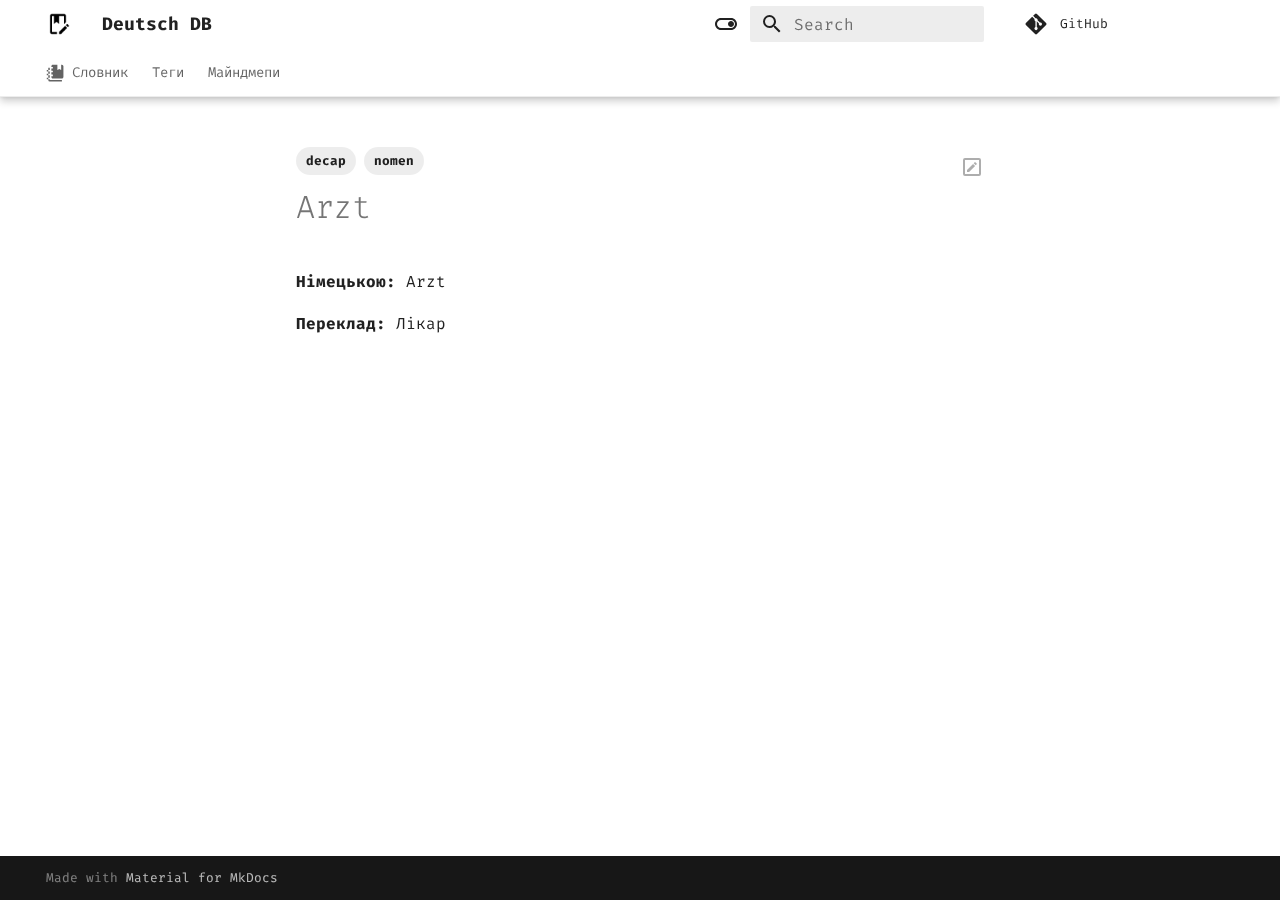
<file: dictionary/arzt/index.html>
<!doctype html>
<html lang="en" class="no-js">
  <head>
    
      <meta charset="utf-8">
      <meta name="viewport" content="width=device-width,initial-scale=1">
      
      
      
        <link rel="canonical" href="https://ddb.arkk4.online/dictionary/arzt/">
      
      
      
      
      <link rel="icon" href="../../images/favico.png">
      <meta name="generator" content="mkdocs-1.6.1, mkdocs-material-9.6.15">
    
    
      
        <title>Arzt - Deutsch DB</title>
      
    
    
      <link rel="stylesheet" href="../../assets/stylesheets/main.342714a4.min.css">
      
        
        <link rel="stylesheet" href="../../assets/stylesheets/palette.06af60db.min.css">
      
      


    
    
      
    
    
      
        
        
        <link rel="preconnect" href="https://fonts.gstatic.com" crossorigin>
        <link rel="stylesheet" href="https://fonts.googleapis.com/css?family=Fira+Code:300,300i,400,400i,700,700i%7CRoboto+Mono:400,400i,700,700i&display=fallback">
        <style>:root{--md-text-font:"Fira Code";--md-code-font:"Roboto Mono"}</style>
      
    
    
      <link rel="stylesheet" href="../../overrides/extra.css">
    
    <script>__md_scope=new URL("../..",location),__md_hash=e=>[...e].reduce(((e,_)=>(e<<5)-e+_.charCodeAt(0)),0),__md_get=(e,_=localStorage,t=__md_scope)=>JSON.parse(_.getItem(t.pathname+"."+e)),__md_set=(e,_,t=localStorage,a=__md_scope)=>{try{t.setItem(a.pathname+"."+e,JSON.stringify(_))}catch(e){}}</script>
    
      

    
    
    
  </head>
  
  
    
    
      
    
    
    
    
    <body dir="ltr" data-md-color-scheme="default" data-md-color-primary="white" data-md-color-accent="deep-orange">
  
    
    <input class="md-toggle" data-md-toggle="drawer" type="checkbox" id="__drawer" autocomplete="off">
    <input class="md-toggle" data-md-toggle="search" type="checkbox" id="__search" autocomplete="off">
    <label class="md-overlay" for="__drawer"></label>
    <div data-md-component="skip">
      
        
        <a href="#arzt" class="md-skip">
          Skip to content
        </a>
      
    </div>
    <div data-md-component="announce">
      
    </div>
    
    
      

  

<header class="md-header md-header--shadow md-header--lifted" data-md-component="header">
  <nav class="md-header__inner md-grid" aria-label="Header">
    <a href="../.." title="Deutsch DB" class="md-header__button md-logo" aria-label="Deutsch DB" data-md-component="logo">
      
  <img src="../../images/favico.png" alt="logo">

    </a>
    <label class="md-header__button md-icon" for="__drawer">
      
      <svg xmlns="http://www.w3.org/2000/svg" viewBox="0 0 24 24"><path d="M3 6h18v2H3zm0 5h18v2H3zm0 5h18v2H3z"/></svg>
    </label>
    <div class="md-header__title" data-md-component="header-title">
      <div class="md-header__ellipsis">
        <div class="md-header__topic">
          <span class="md-ellipsis">
            Deutsch DB
          </span>
        </div>
        <div class="md-header__topic" data-md-component="header-topic">
          <span class="md-ellipsis">
            
              Arzt
            
          </span>
        </div>
      </div>
    </div>
    
      
        <form class="md-header__option" data-md-component="palette">
  
    
    
    
    <input class="md-option" data-md-color-media="" data-md-color-scheme="default" data-md-color-primary="white" data-md-color-accent="deep-orange"  aria-label="Switch to light mode"  type="radio" name="__palette" id="__palette_0">
    
      <label class="md-header__button md-icon" title="Switch to light mode" for="__palette_1" hidden>
        <svg xmlns="http://www.w3.org/2000/svg" viewBox="0 0 24 24"><path d="M17 6H7c-3.31 0-6 2.69-6 6s2.69 6 6 6h10c3.31 0 6-2.69 6-6s-2.69-6-6-6m0 10H7c-2.21 0-4-1.79-4-4s1.79-4 4-4h10c2.21 0 4 1.79 4 4s-1.79 4-4 4m0-7c-1.66 0-3 1.34-3 3s1.34 3 3 3 3-1.34 3-3-1.34-3-3-3"/></svg>
      </label>
    
  
    
    
    
    <input class="md-option" data-md-color-media="" data-md-color-scheme="slate" data-md-color-primary="white" data-md-color-accent="deep-orange"  aria-label="Switch to dark mode"  type="radio" name="__palette" id="__palette_1">
    
      <label class="md-header__button md-icon" title="Switch to dark mode" for="__palette_0" hidden>
        <svg xmlns="http://www.w3.org/2000/svg" viewBox="0 0 24 24"><path d="M17 6H7c-3.31 0-6 2.69-6 6s2.69 6 6 6h10c3.31 0 6-2.69 6-6s-2.69-6-6-6m0 10H7c-2.21 0-4-1.79-4-4s1.79-4 4-4h10c2.21 0 4 1.79 4 4s-1.79 4-4 4M7 9c-1.66 0-3 1.34-3 3s1.34 3 3 3 3-1.34 3-3-1.34-3-3-3"/></svg>
      </label>
    
  
</form>
      
    
    
      <script>var palette=__md_get("__palette");if(palette&&palette.color){if("(prefers-color-scheme)"===palette.color.media){var media=matchMedia("(prefers-color-scheme: light)"),input=document.querySelector(media.matches?"[data-md-color-media='(prefers-color-scheme: light)']":"[data-md-color-media='(prefers-color-scheme: dark)']");palette.color.media=input.getAttribute("data-md-color-media"),palette.color.scheme=input.getAttribute("data-md-color-scheme"),palette.color.primary=input.getAttribute("data-md-color-primary"),palette.color.accent=input.getAttribute("data-md-color-accent")}for(var[key,value]of Object.entries(palette.color))document.body.setAttribute("data-md-color-"+key,value)}</script>
    
    
    
      
      
        <label class="md-header__button md-icon" for="__search">
          
          <svg xmlns="http://www.w3.org/2000/svg" viewBox="0 0 24 24"><path d="M9.5 3A6.5 6.5 0 0 1 16 9.5c0 1.61-.59 3.09-1.56 4.23l.27.27h.79l5 5-1.5 1.5-5-5v-.79l-.27-.27A6.52 6.52 0 0 1 9.5 16 6.5 6.5 0 0 1 3 9.5 6.5 6.5 0 0 1 9.5 3m0 2C7 5 5 7 5 9.5S7 14 9.5 14 14 12 14 9.5 12 5 9.5 5"/></svg>
        </label>
        <div class="md-search" data-md-component="search" role="dialog">
  <label class="md-search__overlay" for="__search"></label>
  <div class="md-search__inner" role="search">
    <form class="md-search__form" name="search">
      <input type="text" class="md-search__input" name="query" aria-label="Search" placeholder="Search" autocapitalize="off" autocorrect="off" autocomplete="off" spellcheck="false" data-md-component="search-query" required>
      <label class="md-search__icon md-icon" for="__search">
        
        <svg xmlns="http://www.w3.org/2000/svg" viewBox="0 0 24 24"><path d="M9.5 3A6.5 6.5 0 0 1 16 9.5c0 1.61-.59 3.09-1.56 4.23l.27.27h.79l5 5-1.5 1.5-5-5v-.79l-.27-.27A6.52 6.52 0 0 1 9.5 16 6.5 6.5 0 0 1 3 9.5 6.5 6.5 0 0 1 9.5 3m0 2C7 5 5 7 5 9.5S7 14 9.5 14 14 12 14 9.5 12 5 9.5 5"/></svg>
        
        <svg xmlns="http://www.w3.org/2000/svg" viewBox="0 0 24 24"><path d="M20 11v2H8l5.5 5.5-1.42 1.42L4.16 12l7.92-7.92L13.5 5.5 8 11z"/></svg>
      </label>
      <nav class="md-search__options" aria-label="Search">
        
        <button type="reset" class="md-search__icon md-icon" title="Clear" aria-label="Clear" tabindex="-1">
          
          <svg xmlns="http://www.w3.org/2000/svg" viewBox="0 0 24 24"><path d="M19 6.41 17.59 5 12 10.59 6.41 5 5 6.41 10.59 12 5 17.59 6.41 19 12 13.41 17.59 19 19 17.59 13.41 12z"/></svg>
        </button>
      </nav>
      
        <div class="md-search__suggest" data-md-component="search-suggest"></div>
      
    </form>
    <div class="md-search__output">
      <div class="md-search__scrollwrap" tabindex="0" data-md-scrollfix>
        <div class="md-search-result" data-md-component="search-result">
          <div class="md-search-result__meta">
            Initializing search
          </div>
          <ol class="md-search-result__list" role="presentation"></ol>
        </div>
      </div>
    </div>
  </div>
</div>
      
    
    
      <div class="md-header__source">
        <a href="https://github.com/arkk4/Deutsch-DB" title="Go to repository" class="md-source" data-md-component="source">
  <div class="md-source__icon md-icon">
    
    <svg xmlns="http://www.w3.org/2000/svg" viewBox="0 0 448 512"><!--! Font Awesome Free 6.7.2 by @fontawesome - https://fontawesome.com License - https://fontawesome.com/license/free (Icons: CC BY 4.0, Fonts: SIL OFL 1.1, Code: MIT License) Copyright 2024 Fonticons, Inc.--><path d="M439.55 236.05 244 40.45a28.87 28.87 0 0 0-40.81 0l-40.66 40.63 51.52 51.52c27.06-9.14 52.68 16.77 43.39 43.68l49.66 49.66c34.23-11.8 61.18 31 35.47 56.69-26.49 26.49-70.21-2.87-56-37.34L240.22 199v121.85c25.3 12.54 22.26 41.85 9.08 55a34.34 34.34 0 0 1-48.55 0c-17.57-17.6-11.07-46.91 11.25-56v-123c-20.8-8.51-24.6-30.74-18.64-45L142.57 101 8.45 235.14a28.86 28.86 0 0 0 0 40.81l195.61 195.6a28.86 28.86 0 0 0 40.8 0l194.69-194.69a28.86 28.86 0 0 0 0-40.81"/></svg>
  </div>
  <div class="md-source__repository">
    GitHub
  </div>
</a>
      </div>
    
  </nav>
  
    
      
<nav class="md-tabs" aria-label="Tabs" data-md-component="tabs">
  <div class="md-grid">
    <ul class="md-tabs__list">
      
        
  
  
  
  
    <li class="md-tabs__item">
      <a href="../" class="md-tabs__link">
        
  
  
    
      <svg xmlns="http://www.w3.org/2000/svg" viewBox="0 0 24 24"><path d="M9.05 9H7.06V6h1.99V4.03H7.06v-1c0-1.11.89-1.99 1.99-1.99h5.98V8l2.47-1.5L20 8V1.04h1c1.05 0 2 .96 2 1.99V17c0 1.03-.95 2-2 2H9.05c-1.05 0-1.99-.95-1.99-2v-1h1.99v-2H7.06v-3h1.99zM1 18h2v-3H1v-2h2v-3H1V8h2V5h2v3H3v2h2v3H3v2h2v3H3v2h2v1h16v2H5a2 2 0 0 1-2-2v-1H1z"/></svg>
    
  
  Словник

      </a>
    </li>
  

      
        
  
  
  
  
    <li class="md-tabs__item">
      <a href="../../tags/" class="md-tabs__link">
        
  
  
    
  
  Теги

      </a>
    </li>
  

      
        
  
  
  
  
    <li class="md-tabs__item">
      <a href="../../mindmaps/Kapitel1/" class="md-tabs__link">
        
  
  
    
  
  Майндмепи

      </a>
    </li>
  

      
    </ul>
  </div>
</nav>
    
  
</header>
    
    <div class="md-container" data-md-component="container">
      
      
        
      
      <main class="md-main" data-md-component="main">
        <div class="md-main__inner md-grid">
          
            
              
              <div class="md-sidebar md-sidebar--primary" data-md-component="sidebar" data-md-type="navigation" >
                <div class="md-sidebar__scrollwrap">
                  <div class="md-sidebar__inner">
                    


  


<nav class="md-nav md-nav--primary md-nav--lifted" aria-label="Navigation" data-md-level="0">
  <label class="md-nav__title" for="__drawer">
    <a href="../.." title="Deutsch DB" class="md-nav__button md-logo" aria-label="Deutsch DB" data-md-component="logo">
      
  <img src="../../images/favico.png" alt="logo">

    </a>
    Deutsch DB
  </label>
  
    <div class="md-nav__source">
      <a href="https://github.com/arkk4/Deutsch-DB" title="Go to repository" class="md-source" data-md-component="source">
  <div class="md-source__icon md-icon">
    
    <svg xmlns="http://www.w3.org/2000/svg" viewBox="0 0 448 512"><!--! Font Awesome Free 6.7.2 by @fontawesome - https://fontawesome.com License - https://fontawesome.com/license/free (Icons: CC BY 4.0, Fonts: SIL OFL 1.1, Code: MIT License) Copyright 2024 Fonticons, Inc.--><path d="M439.55 236.05 244 40.45a28.87 28.87 0 0 0-40.81 0l-40.66 40.63 51.52 51.52c27.06-9.14 52.68 16.77 43.39 43.68l49.66 49.66c34.23-11.8 61.18 31 35.47 56.69-26.49 26.49-70.21-2.87-56-37.34L240.22 199v121.85c25.3 12.54 22.26 41.85 9.08 55a34.34 34.34 0 0 1-48.55 0c-17.57-17.6-11.07-46.91 11.25-56v-123c-20.8-8.51-24.6-30.74-18.64-45L142.57 101 8.45 235.14a28.86 28.86 0 0 0 0 40.81l195.61 195.6a28.86 28.86 0 0 0 40.8 0l194.69-194.69a28.86 28.86 0 0 0 0-40.81"/></svg>
  </div>
  <div class="md-source__repository">
    GitHub
  </div>
</a>
    </div>
  
  <ul class="md-nav__list" data-md-scrollfix>
    
      
      
  
  
  
  
    <li class="md-nav__item">
      <a href="../" class="md-nav__link">
        
  
  
    <svg xmlns="http://www.w3.org/2000/svg" viewBox="0 0 24 24"><path d="M9.05 9H7.06V6h1.99V4.03H7.06v-1c0-1.11.89-1.99 1.99-1.99h5.98V8l2.47-1.5L20 8V1.04h1c1.05 0 2 .96 2 1.99V17c0 1.03-.95 2-2 2H9.05c-1.05 0-1.99-.95-1.99-2v-1h1.99v-2H7.06v-3h1.99zM1 18h2v-3H1v-2h2v-3H1V8h2V5h2v3H3v2h2v3H3v2h2v3H3v2h2v1h16v2H5a2 2 0 0 1-2-2v-1H1z"/></svg>
  
  <span class="md-ellipsis">
    Словник
    
  </span>
  

      </a>
    </li>
  

    
      
      
  
  
  
  
    <li class="md-nav__item">
      <a href="../../tags/" class="md-nav__link">
        
  
  
    <svg xmlns="http://www.w3.org/2000/svg" viewBox="0 0 448 512"><!--! Font Awesome Free 6.7.2 by @fontawesome - https://fontawesome.com License - https://fontawesome.com/license/free (Icons: CC BY 4.0, Fonts: SIL OFL 1.1, Code: MIT License) Copyright 2024 Fonticons, Inc.--><path d="M0 80v149.5c0 17 6.7 33.3 18.7 45.3l176 176c25 25 65.5 25 90.5 0l133.5-133.5c25-25 25-65.5 0-90.5l-176-176c-12-12-28.3-18.7-45.3-18.7L48 32C21.5 32 0 53.5 0 80m112 32a32 32 0 1 1 0 64 32 32 0 1 1 0-64"/></svg>
  
  <span class="md-ellipsis">
    Теги
    
  </span>
  

      </a>
    </li>
  

    
      
      
  
  
  
  
    <li class="md-nav__item">
      <a href="../../mindmaps/Kapitel1/" class="md-nav__link">
        
  
  
  <span class="md-ellipsis">
    Майндмепи
    
  </span>
  

      </a>
    </li>
  

    
  </ul>
</nav>
                  </div>
                </div>
              </div>
            
            
              
              <div class="md-sidebar md-sidebar--secondary" data-md-component="sidebar" data-md-type="toc" >
                <div class="md-sidebar__scrollwrap">
                  <div class="md-sidebar__inner">
                    

<nav class="md-nav md-nav--secondary" aria-label="Table of contents">
  
  
  
    
  
  
</nav>
                  </div>
                </div>
              </div>
            
          
          
            <div class="md-content" data-md-component="content">
              <article class="md-content__inner md-typeset">
                
                  

  <nav class="md-tags" >
    
      
      
      
        <a href="../../tags/#tag:decap" class="md-tag">decap</a>
      
    
      
      
      
        <a href="../../tags/#tag:nomen" class="md-tag">nomen</a>
      
    
  </nav>


  
    <a href="https://github.com/arkk4/Deutsch-DB/edit/main/docs/dictionary/arzt.md" title="Edit this page" class="md-content__button md-icon" rel="edit">
      
      <svg xmlns="http://www.w3.org/2000/svg" viewBox="0 0 24 24"><path d="M19 19V5H5v14zm0-16a2 2 0 0 1 2 2v14a2 2 0 0 1-2 2H5a2 2 0 0 1-2-2V5a2 2 0 0 1 2-2zm-2.3 6.35-1 1-2.05-2.05 1-1c.21-.22.56-.22.77 0l1.28 1.28c.22.21.22.56 0 .77M7 14.94l6.06-6.06 2.06 2.06L9.06 17H7z"/></svg>
    </a>
  
  


<h1 id="arzt">Arzt</h1>
<p><strong>Німецькою:</strong> Arzt</p>
<p><strong>Переклад:</strong> Лікар</p>







  
  






                
              </article>
            </div>
          
          
<script>var target=document.getElementById(location.hash.slice(1));target&&target.name&&(target.checked=target.name.startsWith("__tabbed_"))</script>
        </div>
        
          <button type="button" class="md-top md-icon" data-md-component="top" hidden>
  
  <svg xmlns="http://www.w3.org/2000/svg" viewBox="0 0 24 24"><path d="M13 20h-2V8l-5.5 5.5-1.42-1.42L12 4.16l7.92 7.92-1.42 1.42L13 8z"/></svg>
  Back to top
</button>
        
      </main>
      
        <footer class="md-footer">
  
  <div class="md-footer-meta md-typeset">
    <div class="md-footer-meta__inner md-grid">
      <div class="md-copyright">
  
  
    Made with
    <a href="https://squidfunk.github.io/mkdocs-material/" target="_blank" rel="noopener">
      Material for MkDocs
    </a>
  
</div>
      
    </div>
  </div>
</footer>
      
    </div>
    <div class="md-dialog" data-md-component="dialog">
      <div class="md-dialog__inner md-typeset"></div>
    </div>
    
    
    
      
      <script id="__config" type="application/json">{"base": "../..", "features": ["search.suggest", "navigation.top", "navigation.tabs", "navigation.tabs.sticky", "content.action.edit"], "search": "../../assets/javascripts/workers/search.d50fe291.min.js", "tags": null, "translations": {"clipboard.copied": "Copied to clipboard", "clipboard.copy": "Copy to clipboard", "search.result.more.one": "1 more on this page", "search.result.more.other": "# more on this page", "search.result.none": "No matching documents", "search.result.one": "1 matching document", "search.result.other": "# matching documents", "search.result.placeholder": "Type to start searching", "search.result.term.missing": "Missing", "select.version": "Select version"}, "version": null}</script>
    
    
      <script src="../../assets/javascripts/bundle.56ea9cef.min.js"></script>
      
        <script src="../../overrides/extra.js"></script>
      
    
  </body>
</html>
</file>
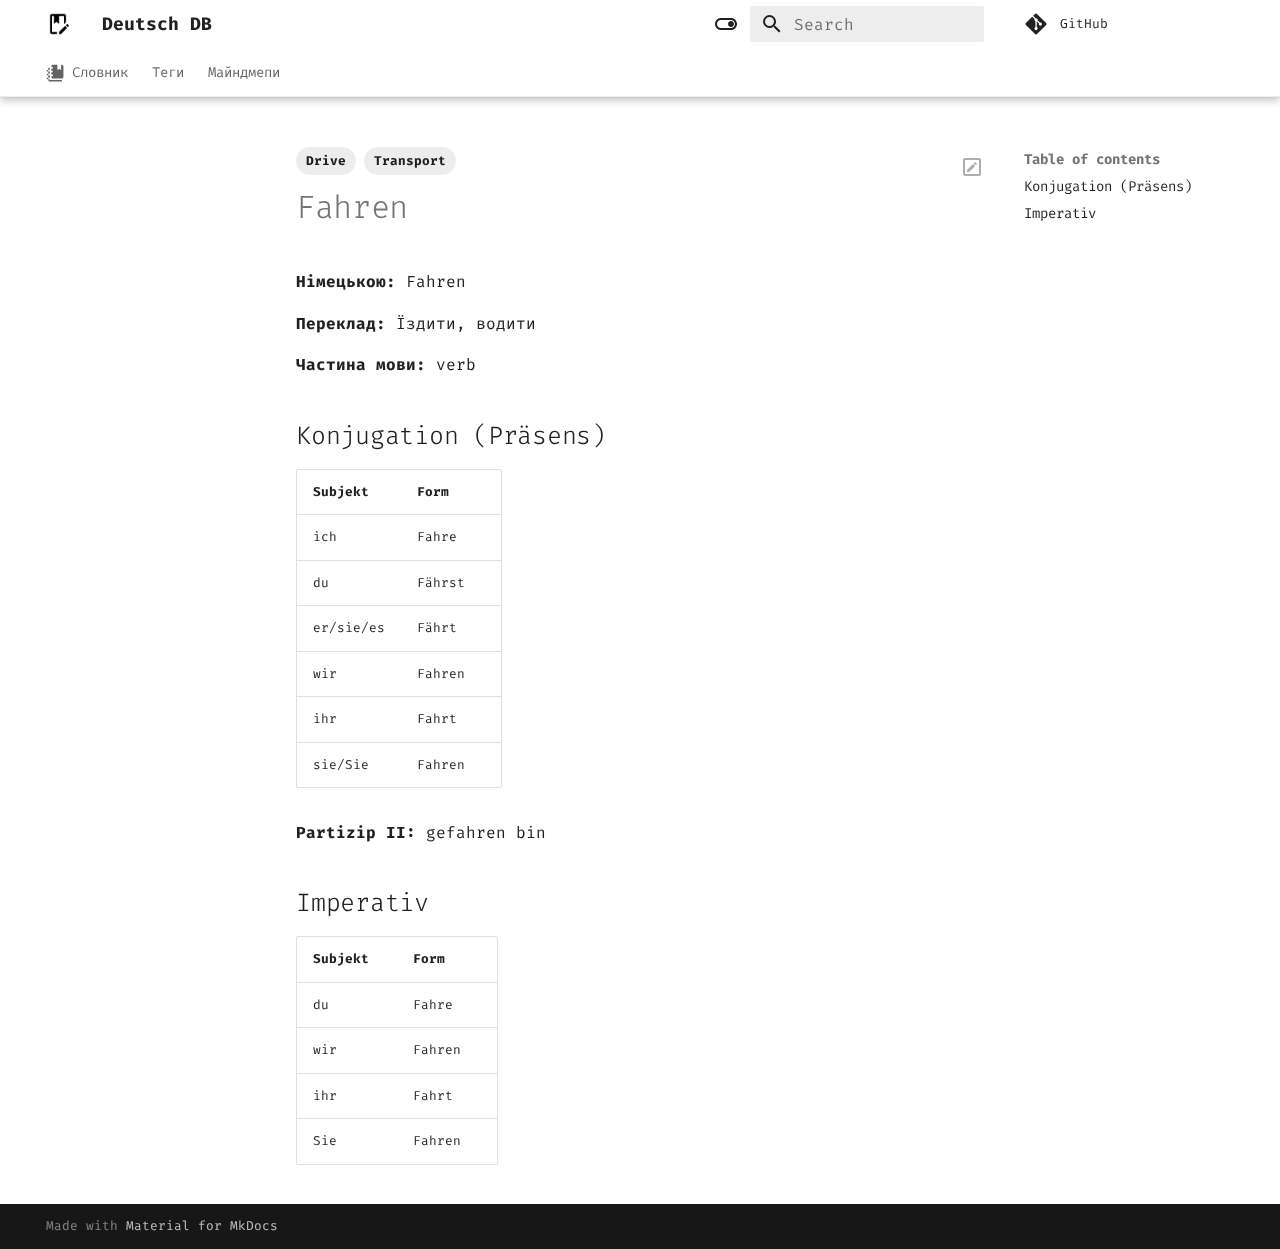
<file: dictionary/Fahren/index.html>
<!doctype html>
<html lang="en" class="no-js">
  <head>
    
      <meta charset="utf-8">
      <meta name="viewport" content="width=device-width,initial-scale=1">
      
      
      
        <link rel="canonical" href="https://ddb.arkk4.online/dictionary/Fahren/">
      
      
      
      
      <link rel="icon" href="../../images/favico.png">
      <meta name="generator" content="mkdocs-1.6.1, mkdocs-material-9.6.15">
    
    
      
        <title>Fahren - Deutsch DB</title>
      
    
    
      <link rel="stylesheet" href="../../assets/stylesheets/main.342714a4.min.css">
      
        
        <link rel="stylesheet" href="../../assets/stylesheets/palette.06af60db.min.css">
      
      


    
    
      
    
    
      
        
        
        <link rel="preconnect" href="https://fonts.gstatic.com" crossorigin>
        <link rel="stylesheet" href="https://fonts.googleapis.com/css?family=Fira+Code:300,300i,400,400i,700,700i%7CRoboto+Mono:400,400i,700,700i&display=fallback">
        <style>:root{--md-text-font:"Fira Code";--md-code-font:"Roboto Mono"}</style>
      
    
    
      <link rel="stylesheet" href="../../overrides/extra.css">
    
    <script>__md_scope=new URL("../..",location),__md_hash=e=>[...e].reduce(((e,_)=>(e<<5)-e+_.charCodeAt(0)),0),__md_get=(e,_=localStorage,t=__md_scope)=>JSON.parse(_.getItem(t.pathname+"."+e)),__md_set=(e,_,t=localStorage,a=__md_scope)=>{try{t.setItem(a.pathname+"."+e,JSON.stringify(_))}catch(e){}}</script>
    
      

    
    
    
  </head>
  
  
    
    
      
    
    
    
    
    <body dir="ltr" data-md-color-scheme="default" data-md-color-primary="white" data-md-color-accent="deep-orange">
  
    
    <input class="md-toggle" data-md-toggle="drawer" type="checkbox" id="__drawer" autocomplete="off">
    <input class="md-toggle" data-md-toggle="search" type="checkbox" id="__search" autocomplete="off">
    <label class="md-overlay" for="__drawer"></label>
    <div data-md-component="skip">
      
        
        <a href="#fahren" class="md-skip">
          Skip to content
        </a>
      
    </div>
    <div data-md-component="announce">
      
    </div>
    
    
      

  

<header class="md-header md-header--shadow md-header--lifted" data-md-component="header">
  <nav class="md-header__inner md-grid" aria-label="Header">
    <a href="../.." title="Deutsch DB" class="md-header__button md-logo" aria-label="Deutsch DB" data-md-component="logo">
      
  <img src="../../images/favico.png" alt="logo">

    </a>
    <label class="md-header__button md-icon" for="__drawer">
      
      <svg xmlns="http://www.w3.org/2000/svg" viewBox="0 0 24 24"><path d="M3 6h18v2H3zm0 5h18v2H3zm0 5h18v2H3z"/></svg>
    </label>
    <div class="md-header__title" data-md-component="header-title">
      <div class="md-header__ellipsis">
        <div class="md-header__topic">
          <span class="md-ellipsis">
            Deutsch DB
          </span>
        </div>
        <div class="md-header__topic" data-md-component="header-topic">
          <span class="md-ellipsis">
            
              Fahren
            
          </span>
        </div>
      </div>
    </div>
    
      
        <form class="md-header__option" data-md-component="palette">
  
    
    
    
    <input class="md-option" data-md-color-media="" data-md-color-scheme="default" data-md-color-primary="white" data-md-color-accent="deep-orange"  aria-label="Switch to light mode"  type="radio" name="__palette" id="__palette_0">
    
      <label class="md-header__button md-icon" title="Switch to light mode" for="__palette_1" hidden>
        <svg xmlns="http://www.w3.org/2000/svg" viewBox="0 0 24 24"><path d="M17 6H7c-3.31 0-6 2.69-6 6s2.69 6 6 6h10c3.31 0 6-2.69 6-6s-2.69-6-6-6m0 10H7c-2.21 0-4-1.79-4-4s1.79-4 4-4h10c2.21 0 4 1.79 4 4s-1.79 4-4 4m0-7c-1.66 0-3 1.34-3 3s1.34 3 3 3 3-1.34 3-3-1.34-3-3-3"/></svg>
      </label>
    
  
    
    
    
    <input class="md-option" data-md-color-media="" data-md-color-scheme="slate" data-md-color-primary="white" data-md-color-accent="deep-orange"  aria-label="Switch to dark mode"  type="radio" name="__palette" id="__palette_1">
    
      <label class="md-header__button md-icon" title="Switch to dark mode" for="__palette_0" hidden>
        <svg xmlns="http://www.w3.org/2000/svg" viewBox="0 0 24 24"><path d="M17 6H7c-3.31 0-6 2.69-6 6s2.69 6 6 6h10c3.31 0 6-2.69 6-6s-2.69-6-6-6m0 10H7c-2.21 0-4-1.79-4-4s1.79-4 4-4h10c2.21 0 4 1.79 4 4s-1.79 4-4 4M7 9c-1.66 0-3 1.34-3 3s1.34 3 3 3 3-1.34 3-3-1.34-3-3-3"/></svg>
      </label>
    
  
</form>
      
    
    
      <script>var palette=__md_get("__palette");if(palette&&palette.color){if("(prefers-color-scheme)"===palette.color.media){var media=matchMedia("(prefers-color-scheme: light)"),input=document.querySelector(media.matches?"[data-md-color-media='(prefers-color-scheme: light)']":"[data-md-color-media='(prefers-color-scheme: dark)']");palette.color.media=input.getAttribute("data-md-color-media"),palette.color.scheme=input.getAttribute("data-md-color-scheme"),palette.color.primary=input.getAttribute("data-md-color-primary"),palette.color.accent=input.getAttribute("data-md-color-accent")}for(var[key,value]of Object.entries(palette.color))document.body.setAttribute("data-md-color-"+key,value)}</script>
    
    
    
      
      
        <label class="md-header__button md-icon" for="__search">
          
          <svg xmlns="http://www.w3.org/2000/svg" viewBox="0 0 24 24"><path d="M9.5 3A6.5 6.5 0 0 1 16 9.5c0 1.61-.59 3.09-1.56 4.23l.27.27h.79l5 5-1.5 1.5-5-5v-.79l-.27-.27A6.52 6.52 0 0 1 9.5 16 6.5 6.5 0 0 1 3 9.5 6.5 6.5 0 0 1 9.5 3m0 2C7 5 5 7 5 9.5S7 14 9.5 14 14 12 14 9.5 12 5 9.5 5"/></svg>
        </label>
        <div class="md-search" data-md-component="search" role="dialog">
  <label class="md-search__overlay" for="__search"></label>
  <div class="md-search__inner" role="search">
    <form class="md-search__form" name="search">
      <input type="text" class="md-search__input" name="query" aria-label="Search" placeholder="Search" autocapitalize="off" autocorrect="off" autocomplete="off" spellcheck="false" data-md-component="search-query" required>
      <label class="md-search__icon md-icon" for="__search">
        
        <svg xmlns="http://www.w3.org/2000/svg" viewBox="0 0 24 24"><path d="M9.5 3A6.5 6.5 0 0 1 16 9.5c0 1.61-.59 3.09-1.56 4.23l.27.27h.79l5 5-1.5 1.5-5-5v-.79l-.27-.27A6.52 6.52 0 0 1 9.5 16 6.5 6.5 0 0 1 3 9.5 6.5 6.5 0 0 1 9.5 3m0 2C7 5 5 7 5 9.5S7 14 9.5 14 14 12 14 9.5 12 5 9.5 5"/></svg>
        
        <svg xmlns="http://www.w3.org/2000/svg" viewBox="0 0 24 24"><path d="M20 11v2H8l5.5 5.5-1.42 1.42L4.16 12l7.92-7.92L13.5 5.5 8 11z"/></svg>
      </label>
      <nav class="md-search__options" aria-label="Search">
        
        <button type="reset" class="md-search__icon md-icon" title="Clear" aria-label="Clear" tabindex="-1">
          
          <svg xmlns="http://www.w3.org/2000/svg" viewBox="0 0 24 24"><path d="M19 6.41 17.59 5 12 10.59 6.41 5 5 6.41 10.59 12 5 17.59 6.41 19 12 13.41 17.59 19 19 17.59 13.41 12z"/></svg>
        </button>
      </nav>
      
        <div class="md-search__suggest" data-md-component="search-suggest"></div>
      
    </form>
    <div class="md-search__output">
      <div class="md-search__scrollwrap" tabindex="0" data-md-scrollfix>
        <div class="md-search-result" data-md-component="search-result">
          <div class="md-search-result__meta">
            Initializing search
          </div>
          <ol class="md-search-result__list" role="presentation"></ol>
        </div>
      </div>
    </div>
  </div>
</div>
      
    
    
      <div class="md-header__source">
        <a href="https://github.com/arkk4/Deutsch-DB" title="Go to repository" class="md-source" data-md-component="source">
  <div class="md-source__icon md-icon">
    
    <svg xmlns="http://www.w3.org/2000/svg" viewBox="0 0 448 512"><!--! Font Awesome Free 6.7.2 by @fontawesome - https://fontawesome.com License - https://fontawesome.com/license/free (Icons: CC BY 4.0, Fonts: SIL OFL 1.1, Code: MIT License) Copyright 2024 Fonticons, Inc.--><path d="M439.55 236.05 244 40.45a28.87 28.87 0 0 0-40.81 0l-40.66 40.63 51.52 51.52c27.06-9.14 52.68 16.77 43.39 43.68l49.66 49.66c34.23-11.8 61.18 31 35.47 56.69-26.49 26.49-70.21-2.87-56-37.34L240.22 199v121.85c25.3 12.54 22.26 41.85 9.08 55a34.34 34.34 0 0 1-48.55 0c-17.57-17.6-11.07-46.91 11.25-56v-123c-20.8-8.51-24.6-30.74-18.64-45L142.57 101 8.45 235.14a28.86 28.86 0 0 0 0 40.81l195.61 195.6a28.86 28.86 0 0 0 40.8 0l194.69-194.69a28.86 28.86 0 0 0 0-40.81"/></svg>
  </div>
  <div class="md-source__repository">
    GitHub
  </div>
</a>
      </div>
    
  </nav>
  
    
      
<nav class="md-tabs" aria-label="Tabs" data-md-component="tabs">
  <div class="md-grid">
    <ul class="md-tabs__list">
      
        
  
  
  
  
    <li class="md-tabs__item">
      <a href="../" class="md-tabs__link">
        
  
  
    
      <svg xmlns="http://www.w3.org/2000/svg" viewBox="0 0 24 24"><path d="M9.05 9H7.06V6h1.99V4.03H7.06v-1c0-1.11.89-1.99 1.99-1.99h5.98V8l2.47-1.5L20 8V1.04h1c1.05 0 2 .96 2 1.99V17c0 1.03-.95 2-2 2H9.05c-1.05 0-1.99-.95-1.99-2v-1h1.99v-2H7.06v-3h1.99zM1 18h2v-3H1v-2h2v-3H1V8h2V5h2v3H3v2h2v3H3v2h2v3H3v2h2v1h16v2H5a2 2 0 0 1-2-2v-1H1z"/></svg>
    
  
  Словник

      </a>
    </li>
  

      
        
  
  
  
  
    <li class="md-tabs__item">
      <a href="../../tags/" class="md-tabs__link">
        
  
  
    
  
  Теги

      </a>
    </li>
  

      
        
  
  
  
  
    <li class="md-tabs__item">
      <a href="../../mindmaps/Kapitel1/" class="md-tabs__link">
        
  
  
    
  
  Майндмепи

      </a>
    </li>
  

      
    </ul>
  </div>
</nav>
    
  
</header>
    
    <div class="md-container" data-md-component="container">
      
      
        
      
      <main class="md-main" data-md-component="main">
        <div class="md-main__inner md-grid">
          
            
              
              <div class="md-sidebar md-sidebar--primary" data-md-component="sidebar" data-md-type="navigation" >
                <div class="md-sidebar__scrollwrap">
                  <div class="md-sidebar__inner">
                    


  


<nav class="md-nav md-nav--primary md-nav--lifted" aria-label="Navigation" data-md-level="0">
  <label class="md-nav__title" for="__drawer">
    <a href="../.." title="Deutsch DB" class="md-nav__button md-logo" aria-label="Deutsch DB" data-md-component="logo">
      
  <img src="../../images/favico.png" alt="logo">

    </a>
    Deutsch DB
  </label>
  
    <div class="md-nav__source">
      <a href="https://github.com/arkk4/Deutsch-DB" title="Go to repository" class="md-source" data-md-component="source">
  <div class="md-source__icon md-icon">
    
    <svg xmlns="http://www.w3.org/2000/svg" viewBox="0 0 448 512"><!--! Font Awesome Free 6.7.2 by @fontawesome - https://fontawesome.com License - https://fontawesome.com/license/free (Icons: CC BY 4.0, Fonts: SIL OFL 1.1, Code: MIT License) Copyright 2024 Fonticons, Inc.--><path d="M439.55 236.05 244 40.45a28.87 28.87 0 0 0-40.81 0l-40.66 40.63 51.52 51.52c27.06-9.14 52.68 16.77 43.39 43.68l49.66 49.66c34.23-11.8 61.18 31 35.47 56.69-26.49 26.49-70.21-2.87-56-37.34L240.22 199v121.85c25.3 12.54 22.26 41.85 9.08 55a34.34 34.34 0 0 1-48.55 0c-17.57-17.6-11.07-46.91 11.25-56v-123c-20.8-8.51-24.6-30.74-18.64-45L142.57 101 8.45 235.14a28.86 28.86 0 0 0 0 40.81l195.61 195.6a28.86 28.86 0 0 0 40.8 0l194.69-194.69a28.86 28.86 0 0 0 0-40.81"/></svg>
  </div>
  <div class="md-source__repository">
    GitHub
  </div>
</a>
    </div>
  
  <ul class="md-nav__list" data-md-scrollfix>
    
      
      
  
  
  
  
    <li class="md-nav__item">
      <a href="../" class="md-nav__link">
        
  
  
    <svg xmlns="http://www.w3.org/2000/svg" viewBox="0 0 24 24"><path d="M9.05 9H7.06V6h1.99V4.03H7.06v-1c0-1.11.89-1.99 1.99-1.99h5.98V8l2.47-1.5L20 8V1.04h1c1.05 0 2 .96 2 1.99V17c0 1.03-.95 2-2 2H9.05c-1.05 0-1.99-.95-1.99-2v-1h1.99v-2H7.06v-3h1.99zM1 18h2v-3H1v-2h2v-3H1V8h2V5h2v3H3v2h2v3H3v2h2v3H3v2h2v1h16v2H5a2 2 0 0 1-2-2v-1H1z"/></svg>
  
  <span class="md-ellipsis">
    Словник
    
  </span>
  

      </a>
    </li>
  

    
      
      
  
  
  
  
    <li class="md-nav__item">
      <a href="../../tags/" class="md-nav__link">
        
  
  
    <svg xmlns="http://www.w3.org/2000/svg" viewBox="0 0 448 512"><!--! Font Awesome Free 6.7.2 by @fontawesome - https://fontawesome.com License - https://fontawesome.com/license/free (Icons: CC BY 4.0, Fonts: SIL OFL 1.1, Code: MIT License) Copyright 2024 Fonticons, Inc.--><path d="M0 80v149.5c0 17 6.7 33.3 18.7 45.3l176 176c25 25 65.5 25 90.5 0l133.5-133.5c25-25 25-65.5 0-90.5l-176-176c-12-12-28.3-18.7-45.3-18.7L48 32C21.5 32 0 53.5 0 80m112 32a32 32 0 1 1 0 64 32 32 0 1 1 0-64"/></svg>
  
  <span class="md-ellipsis">
    Теги
    
  </span>
  

      </a>
    </li>
  

    
      
      
  
  
  
  
    <li class="md-nav__item">
      <a href="../../mindmaps/Kapitel1/" class="md-nav__link">
        
  
  
  <span class="md-ellipsis">
    Майндмепи
    
  </span>
  

      </a>
    </li>
  

    
  </ul>
</nav>
                  </div>
                </div>
              </div>
            
            
              
              <div class="md-sidebar md-sidebar--secondary" data-md-component="sidebar" data-md-type="toc" >
                <div class="md-sidebar__scrollwrap">
                  <div class="md-sidebar__inner">
                    

<nav class="md-nav md-nav--secondary" aria-label="Table of contents">
  
  
  
    
  
  
    <label class="md-nav__title" for="__toc">
      <span class="md-nav__icon md-icon"></span>
      Table of contents
    </label>
    <ul class="md-nav__list" data-md-component="toc" data-md-scrollfix>
      
        <li class="md-nav__item">
  <a href="#konjugation-prasens" class="md-nav__link">
    <span class="md-ellipsis">
      Konjugation (Präsens)
    </span>
  </a>
  
</li>
      
        <li class="md-nav__item">
  <a href="#imperativ" class="md-nav__link">
    <span class="md-ellipsis">
      Imperativ
    </span>
  </a>
  
</li>
      
    </ul>
  
</nav>
                  </div>
                </div>
              </div>
            
          
          
            <div class="md-content" data-md-component="content">
              <article class="md-content__inner md-typeset">
                
                  

  <nav class="md-tags" >
    
      
      
      
        <a href="../../tags/#tag:drive" class="md-tag">Drive</a>
      
    
      
      
      
        <a href="../../tags/#tag:transport" class="md-tag">Transport</a>
      
    
  </nav>


  
    <a href="https://github.com/arkk4/Deutsch-DB/edit/main/docs/dictionary/Fahren.md" title="Edit this page" class="md-content__button md-icon" rel="edit">
      
      <svg xmlns="http://www.w3.org/2000/svg" viewBox="0 0 24 24"><path d="M19 19V5H5v14zm0-16a2 2 0 0 1 2 2v14a2 2 0 0 1-2 2H5a2 2 0 0 1-2-2V5a2 2 0 0 1 2-2zm-2.3 6.35-1 1-2.05-2.05 1-1c.21-.22.56-.22.77 0l1.28 1.28c.22.21.22.56 0 .77M7 14.94l6.06-6.06 2.06 2.06L9.06 17H7z"/></svg>
    </a>
  
  


<h1 id="fahren">Fahren</h1>
<p><strong>Німецькою:</strong> Fahren</p>
<p><strong>Переклад:</strong> Їздити, водити</p>
<p><strong>Частина мови:</strong> verb</p>
<h2 id="konjugation-prasens">Konjugation (Präsens)</h2>
<table>
<thead>
<tr>
<th>Subjekt</th>
<th>Form</th>
</tr>
</thead>
<tbody>
<tr>
<td>ich</td>
<td>Fahre</td>
</tr>
<tr>
<td>du</td>
<td>Fährst</td>
</tr>
<tr>
<td>er/sie/es</td>
<td>Fährt</td>
</tr>
<tr>
<td>wir</td>
<td>Fahren</td>
</tr>
<tr>
<td>ihr</td>
<td>Fahrt</td>
</tr>
<tr>
<td>sie/Sie</td>
<td>Fahren</td>
</tr>
</tbody>
</table>
<p><strong>Partizip II:</strong> gefahren bin</p>
<h2 id="imperativ">Imperativ</h2>
<table>
<thead>
<tr>
<th>Subjekt</th>
<th>Form</th>
</tr>
</thead>
<tbody>
<tr>
<td>du</td>
<td>Fahre</td>
</tr>
<tr>
<td>wir</td>
<td>Fahren</td>
</tr>
<tr>
<td>ihr</td>
<td>Fahrt</td>
</tr>
<tr>
<td>Sie</td>
<td>Fahren</td>
</tr>
</tbody>
</table>







  
  






                
              </article>
            </div>
          
          
<script>var target=document.getElementById(location.hash.slice(1));target&&target.name&&(target.checked=target.name.startsWith("__tabbed_"))</script>
        </div>
        
          <button type="button" class="md-top md-icon" data-md-component="top" hidden>
  
  <svg xmlns="http://www.w3.org/2000/svg" viewBox="0 0 24 24"><path d="M13 20h-2V8l-5.5 5.5-1.42-1.42L12 4.16l7.92 7.92-1.42 1.42L13 8z"/></svg>
  Back to top
</button>
        
      </main>
      
        <footer class="md-footer">
  
  <div class="md-footer-meta md-typeset">
    <div class="md-footer-meta__inner md-grid">
      <div class="md-copyright">
  
  
    Made with
    <a href="https://squidfunk.github.io/mkdocs-material/" target="_blank" rel="noopener">
      Material for MkDocs
    </a>
  
</div>
      
    </div>
  </div>
</footer>
      
    </div>
    <div class="md-dialog" data-md-component="dialog">
      <div class="md-dialog__inner md-typeset"></div>
    </div>
    
    
    
      
      <script id="__config" type="application/json">{"base": "../..", "features": ["search.suggest", "navigation.top", "navigation.tabs", "navigation.tabs.sticky", "content.action.edit"], "search": "../../assets/javascripts/workers/search.d50fe291.min.js", "tags": null, "translations": {"clipboard.copied": "Copied to clipboard", "clipboard.copy": "Copy to clipboard", "search.result.more.one": "1 more on this page", "search.result.more.other": "# more on this page", "search.result.none": "No matching documents", "search.result.one": "1 matching document", "search.result.other": "# matching documents", "search.result.placeholder": "Type to start searching", "search.result.term.missing": "Missing", "select.version": "Select version"}, "version": null}</script>
    
    
      <script src="../../assets/javascripts/bundle.56ea9cef.min.js"></script>
      
        <script src="../../overrides/extra.js"></script>
      
    
  </body>
</html>
</file>
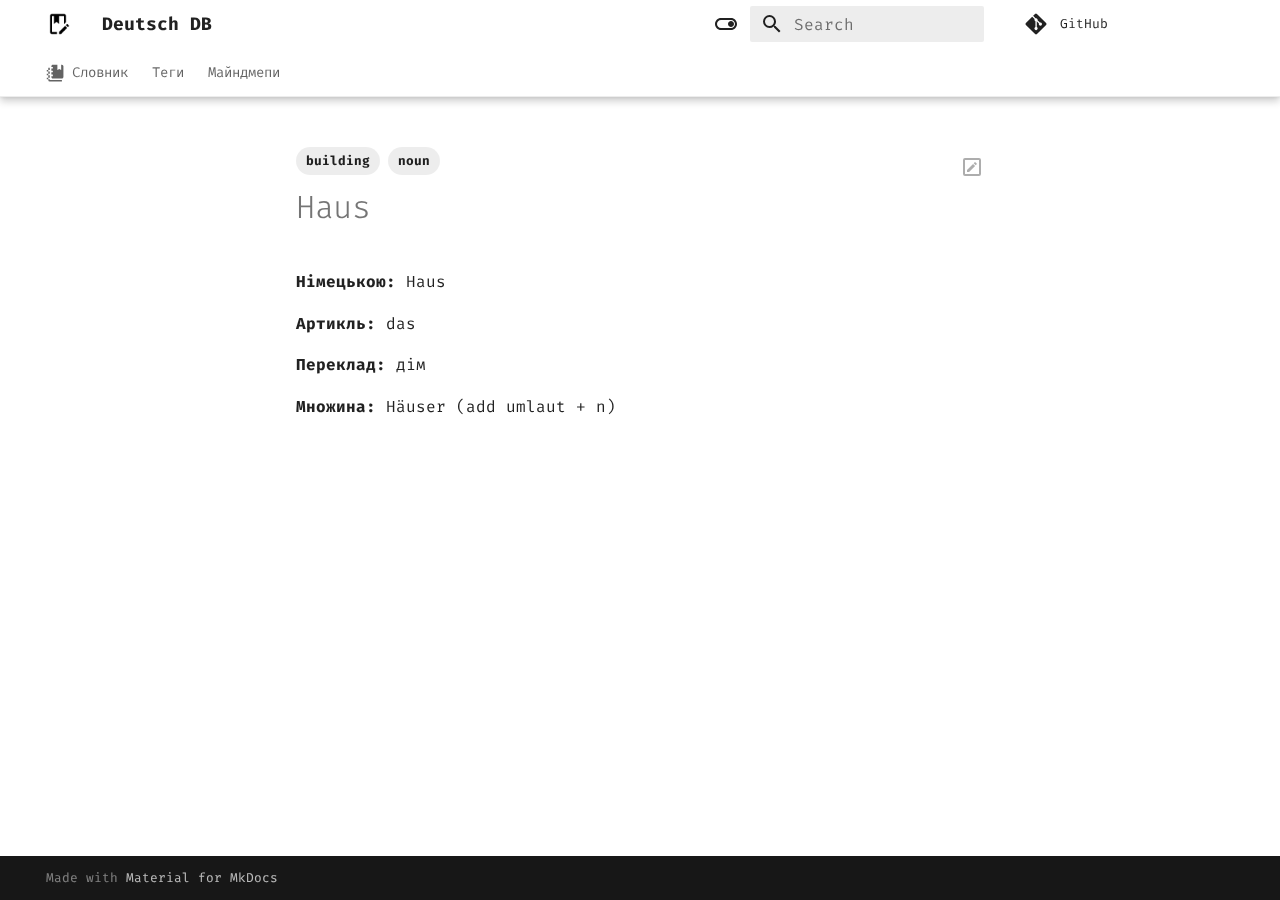
<file: dictionary/Haus/index.html>
<!doctype html>
<html lang="en" class="no-js">
  <head>
    
      <meta charset="utf-8">
      <meta name="viewport" content="width=device-width,initial-scale=1">
      
      
      
        <link rel="canonical" href="https://ddb.arkk4.online/dictionary/Haus/">
      
      
      
      
      <link rel="icon" href="../../images/favico.png">
      <meta name="generator" content="mkdocs-1.6.1, mkdocs-material-9.6.15">
    
    
      
        <title>Haus - Deutsch DB</title>
      
    
    
      <link rel="stylesheet" href="../../assets/stylesheets/main.342714a4.min.css">
      
        
        <link rel="stylesheet" href="../../assets/stylesheets/palette.06af60db.min.css">
      
      


    
    
      
    
    
      
        
        
        <link rel="preconnect" href="https://fonts.gstatic.com" crossorigin>
        <link rel="stylesheet" href="https://fonts.googleapis.com/css?family=Fira+Code:300,300i,400,400i,700,700i%7CRoboto+Mono:400,400i,700,700i&display=fallback">
        <style>:root{--md-text-font:"Fira Code";--md-code-font:"Roboto Mono"}</style>
      
    
    
      <link rel="stylesheet" href="../../overrides/extra.css">
    
    <script>__md_scope=new URL("../..",location),__md_hash=e=>[...e].reduce(((e,_)=>(e<<5)-e+_.charCodeAt(0)),0),__md_get=(e,_=localStorage,t=__md_scope)=>JSON.parse(_.getItem(t.pathname+"."+e)),__md_set=(e,_,t=localStorage,a=__md_scope)=>{try{t.setItem(a.pathname+"."+e,JSON.stringify(_))}catch(e){}}</script>
    
      

    
    
    
  </head>
  
  
    
    
      
    
    
    
    
    <body dir="ltr" data-md-color-scheme="default" data-md-color-primary="white" data-md-color-accent="deep-orange">
  
    
    <input class="md-toggle" data-md-toggle="drawer" type="checkbox" id="__drawer" autocomplete="off">
    <input class="md-toggle" data-md-toggle="search" type="checkbox" id="__search" autocomplete="off">
    <label class="md-overlay" for="__drawer"></label>
    <div data-md-component="skip">
      
        
        <a href="#haus" class="md-skip">
          Skip to content
        </a>
      
    </div>
    <div data-md-component="announce">
      
    </div>
    
    
      

  

<header class="md-header md-header--shadow md-header--lifted" data-md-component="header">
  <nav class="md-header__inner md-grid" aria-label="Header">
    <a href="../.." title="Deutsch DB" class="md-header__button md-logo" aria-label="Deutsch DB" data-md-component="logo">
      
  <img src="../../images/favico.png" alt="logo">

    </a>
    <label class="md-header__button md-icon" for="__drawer">
      
      <svg xmlns="http://www.w3.org/2000/svg" viewBox="0 0 24 24"><path d="M3 6h18v2H3zm0 5h18v2H3zm0 5h18v2H3z"/></svg>
    </label>
    <div class="md-header__title" data-md-component="header-title">
      <div class="md-header__ellipsis">
        <div class="md-header__topic">
          <span class="md-ellipsis">
            Deutsch DB
          </span>
        </div>
        <div class="md-header__topic" data-md-component="header-topic">
          <span class="md-ellipsis">
            
              Haus
            
          </span>
        </div>
      </div>
    </div>
    
      
        <form class="md-header__option" data-md-component="palette">
  
    
    
    
    <input class="md-option" data-md-color-media="" data-md-color-scheme="default" data-md-color-primary="white" data-md-color-accent="deep-orange"  aria-label="Switch to light mode"  type="radio" name="__palette" id="__palette_0">
    
      <label class="md-header__button md-icon" title="Switch to light mode" for="__palette_1" hidden>
        <svg xmlns="http://www.w3.org/2000/svg" viewBox="0 0 24 24"><path d="M17 6H7c-3.31 0-6 2.69-6 6s2.69 6 6 6h10c3.31 0 6-2.69 6-6s-2.69-6-6-6m0 10H7c-2.21 0-4-1.79-4-4s1.79-4 4-4h10c2.21 0 4 1.79 4 4s-1.79 4-4 4m0-7c-1.66 0-3 1.34-3 3s1.34 3 3 3 3-1.34 3-3-1.34-3-3-3"/></svg>
      </label>
    
  
    
    
    
    <input class="md-option" data-md-color-media="" data-md-color-scheme="slate" data-md-color-primary="white" data-md-color-accent="deep-orange"  aria-label="Switch to dark mode"  type="radio" name="__palette" id="__palette_1">
    
      <label class="md-header__button md-icon" title="Switch to dark mode" for="__palette_0" hidden>
        <svg xmlns="http://www.w3.org/2000/svg" viewBox="0 0 24 24"><path d="M17 6H7c-3.31 0-6 2.69-6 6s2.69 6 6 6h10c3.31 0 6-2.69 6-6s-2.69-6-6-6m0 10H7c-2.21 0-4-1.79-4-4s1.79-4 4-4h10c2.21 0 4 1.79 4 4s-1.79 4-4 4M7 9c-1.66 0-3 1.34-3 3s1.34 3 3 3 3-1.34 3-3-1.34-3-3-3"/></svg>
      </label>
    
  
</form>
      
    
    
      <script>var palette=__md_get("__palette");if(palette&&palette.color){if("(prefers-color-scheme)"===palette.color.media){var media=matchMedia("(prefers-color-scheme: light)"),input=document.querySelector(media.matches?"[data-md-color-media='(prefers-color-scheme: light)']":"[data-md-color-media='(prefers-color-scheme: dark)']");palette.color.media=input.getAttribute("data-md-color-media"),palette.color.scheme=input.getAttribute("data-md-color-scheme"),palette.color.primary=input.getAttribute("data-md-color-primary"),palette.color.accent=input.getAttribute("data-md-color-accent")}for(var[key,value]of Object.entries(palette.color))document.body.setAttribute("data-md-color-"+key,value)}</script>
    
    
    
      
      
        <label class="md-header__button md-icon" for="__search">
          
          <svg xmlns="http://www.w3.org/2000/svg" viewBox="0 0 24 24"><path d="M9.5 3A6.5 6.5 0 0 1 16 9.5c0 1.61-.59 3.09-1.56 4.23l.27.27h.79l5 5-1.5 1.5-5-5v-.79l-.27-.27A6.52 6.52 0 0 1 9.5 16 6.5 6.5 0 0 1 3 9.5 6.5 6.5 0 0 1 9.5 3m0 2C7 5 5 7 5 9.5S7 14 9.5 14 14 12 14 9.5 12 5 9.5 5"/></svg>
        </label>
        <div class="md-search" data-md-component="search" role="dialog">
  <label class="md-search__overlay" for="__search"></label>
  <div class="md-search__inner" role="search">
    <form class="md-search__form" name="search">
      <input type="text" class="md-search__input" name="query" aria-label="Search" placeholder="Search" autocapitalize="off" autocorrect="off" autocomplete="off" spellcheck="false" data-md-component="search-query" required>
      <label class="md-search__icon md-icon" for="__search">
        
        <svg xmlns="http://www.w3.org/2000/svg" viewBox="0 0 24 24"><path d="M9.5 3A6.5 6.5 0 0 1 16 9.5c0 1.61-.59 3.09-1.56 4.23l.27.27h.79l5 5-1.5 1.5-5-5v-.79l-.27-.27A6.52 6.52 0 0 1 9.5 16 6.5 6.5 0 0 1 3 9.5 6.5 6.5 0 0 1 9.5 3m0 2C7 5 5 7 5 9.5S7 14 9.5 14 14 12 14 9.5 12 5 9.5 5"/></svg>
        
        <svg xmlns="http://www.w3.org/2000/svg" viewBox="0 0 24 24"><path d="M20 11v2H8l5.5 5.5-1.42 1.42L4.16 12l7.92-7.92L13.5 5.5 8 11z"/></svg>
      </label>
      <nav class="md-search__options" aria-label="Search">
        
        <button type="reset" class="md-search__icon md-icon" title="Clear" aria-label="Clear" tabindex="-1">
          
          <svg xmlns="http://www.w3.org/2000/svg" viewBox="0 0 24 24"><path d="M19 6.41 17.59 5 12 10.59 6.41 5 5 6.41 10.59 12 5 17.59 6.41 19 12 13.41 17.59 19 19 17.59 13.41 12z"/></svg>
        </button>
      </nav>
      
        <div class="md-search__suggest" data-md-component="search-suggest"></div>
      
    </form>
    <div class="md-search__output">
      <div class="md-search__scrollwrap" tabindex="0" data-md-scrollfix>
        <div class="md-search-result" data-md-component="search-result">
          <div class="md-search-result__meta">
            Initializing search
          </div>
          <ol class="md-search-result__list" role="presentation"></ol>
        </div>
      </div>
    </div>
  </div>
</div>
      
    
    
      <div class="md-header__source">
        <a href="https://github.com/arkk4/Deutsch-DB" title="Go to repository" class="md-source" data-md-component="source">
  <div class="md-source__icon md-icon">
    
    <svg xmlns="http://www.w3.org/2000/svg" viewBox="0 0 448 512"><!--! Font Awesome Free 6.7.2 by @fontawesome - https://fontawesome.com License - https://fontawesome.com/license/free (Icons: CC BY 4.0, Fonts: SIL OFL 1.1, Code: MIT License) Copyright 2024 Fonticons, Inc.--><path d="M439.55 236.05 244 40.45a28.87 28.87 0 0 0-40.81 0l-40.66 40.63 51.52 51.52c27.06-9.14 52.68 16.77 43.39 43.68l49.66 49.66c34.23-11.8 61.18 31 35.47 56.69-26.49 26.49-70.21-2.87-56-37.34L240.22 199v121.85c25.3 12.54 22.26 41.85 9.08 55a34.34 34.34 0 0 1-48.55 0c-17.57-17.6-11.07-46.91 11.25-56v-123c-20.8-8.51-24.6-30.74-18.64-45L142.57 101 8.45 235.14a28.86 28.86 0 0 0 0 40.81l195.61 195.6a28.86 28.86 0 0 0 40.8 0l194.69-194.69a28.86 28.86 0 0 0 0-40.81"/></svg>
  </div>
  <div class="md-source__repository">
    GitHub
  </div>
</a>
      </div>
    
  </nav>
  
    
      
<nav class="md-tabs" aria-label="Tabs" data-md-component="tabs">
  <div class="md-grid">
    <ul class="md-tabs__list">
      
        
  
  
  
  
    <li class="md-tabs__item">
      <a href="../" class="md-tabs__link">
        
  
  
    
      <svg xmlns="http://www.w3.org/2000/svg" viewBox="0 0 24 24"><path d="M9.05 9H7.06V6h1.99V4.03H7.06v-1c0-1.11.89-1.99 1.99-1.99h5.98V8l2.47-1.5L20 8V1.04h1c1.05 0 2 .96 2 1.99V17c0 1.03-.95 2-2 2H9.05c-1.05 0-1.99-.95-1.99-2v-1h1.99v-2H7.06v-3h1.99zM1 18h2v-3H1v-2h2v-3H1V8h2V5h2v3H3v2h2v3H3v2h2v3H3v2h2v1h16v2H5a2 2 0 0 1-2-2v-1H1z"/></svg>
    
  
  Словник

      </a>
    </li>
  

      
        
  
  
  
  
    <li class="md-tabs__item">
      <a href="../../tags/" class="md-tabs__link">
        
  
  
    
  
  Теги

      </a>
    </li>
  

      
        
  
  
  
  
    <li class="md-tabs__item">
      <a href="../../mindmaps/Kapitel1/" class="md-tabs__link">
        
  
  
    
  
  Майндмепи

      </a>
    </li>
  

      
    </ul>
  </div>
</nav>
    
  
</header>
    
    <div class="md-container" data-md-component="container">
      
      
        
      
      <main class="md-main" data-md-component="main">
        <div class="md-main__inner md-grid">
          
            
              
              <div class="md-sidebar md-sidebar--primary" data-md-component="sidebar" data-md-type="navigation" >
                <div class="md-sidebar__scrollwrap">
                  <div class="md-sidebar__inner">
                    


  


<nav class="md-nav md-nav--primary md-nav--lifted" aria-label="Navigation" data-md-level="0">
  <label class="md-nav__title" for="__drawer">
    <a href="../.." title="Deutsch DB" class="md-nav__button md-logo" aria-label="Deutsch DB" data-md-component="logo">
      
  <img src="../../images/favico.png" alt="logo">

    </a>
    Deutsch DB
  </label>
  
    <div class="md-nav__source">
      <a href="https://github.com/arkk4/Deutsch-DB" title="Go to repository" class="md-source" data-md-component="source">
  <div class="md-source__icon md-icon">
    
    <svg xmlns="http://www.w3.org/2000/svg" viewBox="0 0 448 512"><!--! Font Awesome Free 6.7.2 by @fontawesome - https://fontawesome.com License - https://fontawesome.com/license/free (Icons: CC BY 4.0, Fonts: SIL OFL 1.1, Code: MIT License) Copyright 2024 Fonticons, Inc.--><path d="M439.55 236.05 244 40.45a28.87 28.87 0 0 0-40.81 0l-40.66 40.63 51.52 51.52c27.06-9.14 52.68 16.77 43.39 43.68l49.66 49.66c34.23-11.8 61.18 31 35.47 56.69-26.49 26.49-70.21-2.87-56-37.34L240.22 199v121.85c25.3 12.54 22.26 41.85 9.08 55a34.34 34.34 0 0 1-48.55 0c-17.57-17.6-11.07-46.91 11.25-56v-123c-20.8-8.51-24.6-30.74-18.64-45L142.57 101 8.45 235.14a28.86 28.86 0 0 0 0 40.81l195.61 195.6a28.86 28.86 0 0 0 40.8 0l194.69-194.69a28.86 28.86 0 0 0 0-40.81"/></svg>
  </div>
  <div class="md-source__repository">
    GitHub
  </div>
</a>
    </div>
  
  <ul class="md-nav__list" data-md-scrollfix>
    
      
      
  
  
  
  
    <li class="md-nav__item">
      <a href="../" class="md-nav__link">
        
  
  
    <svg xmlns="http://www.w3.org/2000/svg" viewBox="0 0 24 24"><path d="M9.05 9H7.06V6h1.99V4.03H7.06v-1c0-1.11.89-1.99 1.99-1.99h5.98V8l2.47-1.5L20 8V1.04h1c1.05 0 2 .96 2 1.99V17c0 1.03-.95 2-2 2H9.05c-1.05 0-1.99-.95-1.99-2v-1h1.99v-2H7.06v-3h1.99zM1 18h2v-3H1v-2h2v-3H1V8h2V5h2v3H3v2h2v3H3v2h2v3H3v2h2v1h16v2H5a2 2 0 0 1-2-2v-1H1z"/></svg>
  
  <span class="md-ellipsis">
    Словник
    
  </span>
  

      </a>
    </li>
  

    
      
      
  
  
  
  
    <li class="md-nav__item">
      <a href="../../tags/" class="md-nav__link">
        
  
  
    <svg xmlns="http://www.w3.org/2000/svg" viewBox="0 0 448 512"><!--! Font Awesome Free 6.7.2 by @fontawesome - https://fontawesome.com License - https://fontawesome.com/license/free (Icons: CC BY 4.0, Fonts: SIL OFL 1.1, Code: MIT License) Copyright 2024 Fonticons, Inc.--><path d="M0 80v149.5c0 17 6.7 33.3 18.7 45.3l176 176c25 25 65.5 25 90.5 0l133.5-133.5c25-25 25-65.5 0-90.5l-176-176c-12-12-28.3-18.7-45.3-18.7L48 32C21.5 32 0 53.5 0 80m112 32a32 32 0 1 1 0 64 32 32 0 1 1 0-64"/></svg>
  
  <span class="md-ellipsis">
    Теги
    
  </span>
  

      </a>
    </li>
  

    
      
      
  
  
  
  
    <li class="md-nav__item">
      <a href="../../mindmaps/Kapitel1/" class="md-nav__link">
        
  
  
  <span class="md-ellipsis">
    Майндмепи
    
  </span>
  

      </a>
    </li>
  

    
  </ul>
</nav>
                  </div>
                </div>
              </div>
            
            
              
              <div class="md-sidebar md-sidebar--secondary" data-md-component="sidebar" data-md-type="toc" >
                <div class="md-sidebar__scrollwrap">
                  <div class="md-sidebar__inner">
                    

<nav class="md-nav md-nav--secondary" aria-label="Table of contents">
  
  
  
    
  
  
</nav>
                  </div>
                </div>
              </div>
            
          
          
            <div class="md-content" data-md-component="content">
              <article class="md-content__inner md-typeset">
                
                  

  <nav class="md-tags" >
    
      
      
      
        <a href="../../tags/#tag:building" class="md-tag">building</a>
      
    
      
      
      
        <a href="../../tags/#tag:noun" class="md-tag">noun</a>
      
    
  </nav>


  
    <a href="https://github.com/arkk4/Deutsch-DB/edit/main/docs/dictionary/Haus.md" title="Edit this page" class="md-content__button md-icon" rel="edit">
      
      <svg xmlns="http://www.w3.org/2000/svg" viewBox="0 0 24 24"><path d="M19 19V5H5v14zm0-16a2 2 0 0 1 2 2v14a2 2 0 0 1-2 2H5a2 2 0 0 1-2-2V5a2 2 0 0 1 2-2zm-2.3 6.35-1 1-2.05-2.05 1-1c.21-.22.56-.22.77 0l1.28 1.28c.22.21.22.56 0 .77M7 14.94l6.06-6.06 2.06 2.06L9.06 17H7z"/></svg>
    </a>
  
  


<h1 id="haus">Haus</h1>
<p><strong>Німецькою:</strong> Haus</p>
<p><strong>Артикль:</strong> das  </p>
<p><strong>Переклад:</strong> дім </p>
<p><strong>Множина:</strong> Häuser (add umlaut + n)</p>







  
  






                
              </article>
            </div>
          
          
<script>var target=document.getElementById(location.hash.slice(1));target&&target.name&&(target.checked=target.name.startsWith("__tabbed_"))</script>
        </div>
        
          <button type="button" class="md-top md-icon" data-md-component="top" hidden>
  
  <svg xmlns="http://www.w3.org/2000/svg" viewBox="0 0 24 24"><path d="M13 20h-2V8l-5.5 5.5-1.42-1.42L12 4.16l7.92 7.92-1.42 1.42L13 8z"/></svg>
  Back to top
</button>
        
      </main>
      
        <footer class="md-footer">
  
  <div class="md-footer-meta md-typeset">
    <div class="md-footer-meta__inner md-grid">
      <div class="md-copyright">
  
  
    Made with
    <a href="https://squidfunk.github.io/mkdocs-material/" target="_blank" rel="noopener">
      Material for MkDocs
    </a>
  
</div>
      
    </div>
  </div>
</footer>
      
    </div>
    <div class="md-dialog" data-md-component="dialog">
      <div class="md-dialog__inner md-typeset"></div>
    </div>
    
    
    
      
      <script id="__config" type="application/json">{"base": "../..", "features": ["search.suggest", "navigation.top", "navigation.tabs", "navigation.tabs.sticky", "content.action.edit"], "search": "../../assets/javascripts/workers/search.d50fe291.min.js", "tags": null, "translations": {"clipboard.copied": "Copied to clipboard", "clipboard.copy": "Copy to clipboard", "search.result.more.one": "1 more on this page", "search.result.more.other": "# more on this page", "search.result.none": "No matching documents", "search.result.one": "1 matching document", "search.result.other": "# matching documents", "search.result.placeholder": "Type to start searching", "search.result.term.missing": "Missing", "select.version": "Select version"}, "version": null}</script>
    
    
      <script src="../../assets/javascripts/bundle.56ea9cef.min.js"></script>
      
        <script src="../../overrides/extra.js"></script>
      
    
  </body>
</html>
</file>
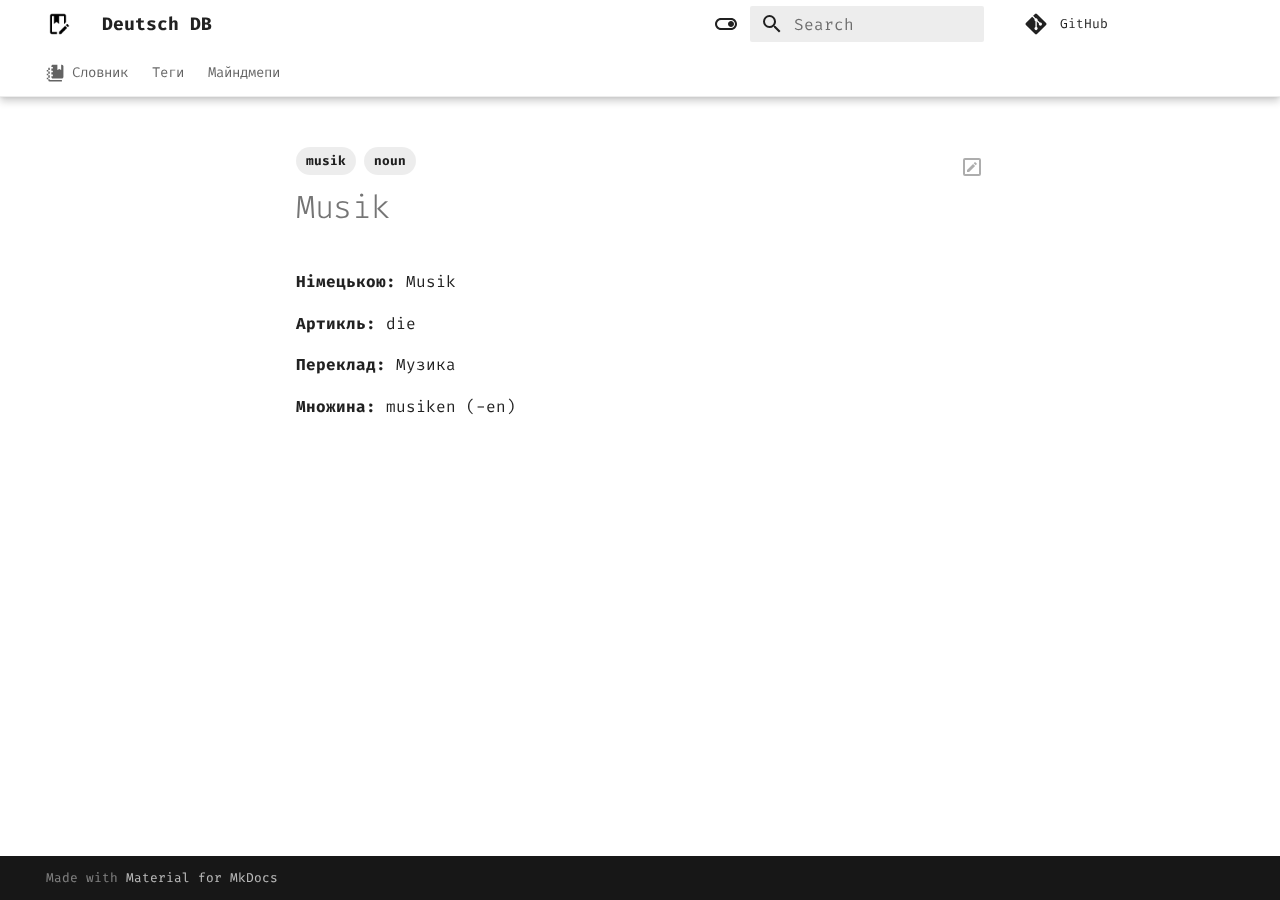
<file: dictionary/Musik/index.html>
<!doctype html>
<html lang="en" class="no-js">
  <head>
    
      <meta charset="utf-8">
      <meta name="viewport" content="width=device-width,initial-scale=1">
      
      
      
        <link rel="canonical" href="https://ddb.arkk4.online/dictionary/Musik/">
      
      
      
      
      <link rel="icon" href="../../images/favico.png">
      <meta name="generator" content="mkdocs-1.6.1, mkdocs-material-9.6.15">
    
    
      
        <title>Musik - Deutsch DB</title>
      
    
    
      <link rel="stylesheet" href="../../assets/stylesheets/main.342714a4.min.css">
      
        
        <link rel="stylesheet" href="../../assets/stylesheets/palette.06af60db.min.css">
      
      


    
    
      
    
    
      
        
        
        <link rel="preconnect" href="https://fonts.gstatic.com" crossorigin>
        <link rel="stylesheet" href="https://fonts.googleapis.com/css?family=Fira+Code:300,300i,400,400i,700,700i%7CRoboto+Mono:400,400i,700,700i&display=fallback">
        <style>:root{--md-text-font:"Fira Code";--md-code-font:"Roboto Mono"}</style>
      
    
    
      <link rel="stylesheet" href="../../overrides/extra.css">
    
    <script>__md_scope=new URL("../..",location),__md_hash=e=>[...e].reduce(((e,_)=>(e<<5)-e+_.charCodeAt(0)),0),__md_get=(e,_=localStorage,t=__md_scope)=>JSON.parse(_.getItem(t.pathname+"."+e)),__md_set=(e,_,t=localStorage,a=__md_scope)=>{try{t.setItem(a.pathname+"."+e,JSON.stringify(_))}catch(e){}}</script>
    
      

    
    
    
  </head>
  
  
    
    
      
    
    
    
    
    <body dir="ltr" data-md-color-scheme="default" data-md-color-primary="white" data-md-color-accent="deep-orange">
  
    
    <input class="md-toggle" data-md-toggle="drawer" type="checkbox" id="__drawer" autocomplete="off">
    <input class="md-toggle" data-md-toggle="search" type="checkbox" id="__search" autocomplete="off">
    <label class="md-overlay" for="__drawer"></label>
    <div data-md-component="skip">
      
        
        <a href="#musik" class="md-skip">
          Skip to content
        </a>
      
    </div>
    <div data-md-component="announce">
      
    </div>
    
    
      

  

<header class="md-header md-header--shadow md-header--lifted" data-md-component="header">
  <nav class="md-header__inner md-grid" aria-label="Header">
    <a href="../.." title="Deutsch DB" class="md-header__button md-logo" aria-label="Deutsch DB" data-md-component="logo">
      
  <img src="../../images/favico.png" alt="logo">

    </a>
    <label class="md-header__button md-icon" for="__drawer">
      
      <svg xmlns="http://www.w3.org/2000/svg" viewBox="0 0 24 24"><path d="M3 6h18v2H3zm0 5h18v2H3zm0 5h18v2H3z"/></svg>
    </label>
    <div class="md-header__title" data-md-component="header-title">
      <div class="md-header__ellipsis">
        <div class="md-header__topic">
          <span class="md-ellipsis">
            Deutsch DB
          </span>
        </div>
        <div class="md-header__topic" data-md-component="header-topic">
          <span class="md-ellipsis">
            
              Musik
            
          </span>
        </div>
      </div>
    </div>
    
      
        <form class="md-header__option" data-md-component="palette">
  
    
    
    
    <input class="md-option" data-md-color-media="" data-md-color-scheme="default" data-md-color-primary="white" data-md-color-accent="deep-orange"  aria-label="Switch to light mode"  type="radio" name="__palette" id="__palette_0">
    
      <label class="md-header__button md-icon" title="Switch to light mode" for="__palette_1" hidden>
        <svg xmlns="http://www.w3.org/2000/svg" viewBox="0 0 24 24"><path d="M17 6H7c-3.31 0-6 2.69-6 6s2.69 6 6 6h10c3.31 0 6-2.69 6-6s-2.69-6-6-6m0 10H7c-2.21 0-4-1.79-4-4s1.79-4 4-4h10c2.21 0 4 1.79 4 4s-1.79 4-4 4m0-7c-1.66 0-3 1.34-3 3s1.34 3 3 3 3-1.34 3-3-1.34-3-3-3"/></svg>
      </label>
    
  
    
    
    
    <input class="md-option" data-md-color-media="" data-md-color-scheme="slate" data-md-color-primary="white" data-md-color-accent="deep-orange"  aria-label="Switch to dark mode"  type="radio" name="__palette" id="__palette_1">
    
      <label class="md-header__button md-icon" title="Switch to dark mode" for="__palette_0" hidden>
        <svg xmlns="http://www.w3.org/2000/svg" viewBox="0 0 24 24"><path d="M17 6H7c-3.31 0-6 2.69-6 6s2.69 6 6 6h10c3.31 0 6-2.69 6-6s-2.69-6-6-6m0 10H7c-2.21 0-4-1.79-4-4s1.79-4 4-4h10c2.21 0 4 1.79 4 4s-1.79 4-4 4M7 9c-1.66 0-3 1.34-3 3s1.34 3 3 3 3-1.34 3-3-1.34-3-3-3"/></svg>
      </label>
    
  
</form>
      
    
    
      <script>var palette=__md_get("__palette");if(palette&&palette.color){if("(prefers-color-scheme)"===palette.color.media){var media=matchMedia("(prefers-color-scheme: light)"),input=document.querySelector(media.matches?"[data-md-color-media='(prefers-color-scheme: light)']":"[data-md-color-media='(prefers-color-scheme: dark)']");palette.color.media=input.getAttribute("data-md-color-media"),palette.color.scheme=input.getAttribute("data-md-color-scheme"),palette.color.primary=input.getAttribute("data-md-color-primary"),palette.color.accent=input.getAttribute("data-md-color-accent")}for(var[key,value]of Object.entries(palette.color))document.body.setAttribute("data-md-color-"+key,value)}</script>
    
    
    
      
      
        <label class="md-header__button md-icon" for="__search">
          
          <svg xmlns="http://www.w3.org/2000/svg" viewBox="0 0 24 24"><path d="M9.5 3A6.5 6.5 0 0 1 16 9.5c0 1.61-.59 3.09-1.56 4.23l.27.27h.79l5 5-1.5 1.5-5-5v-.79l-.27-.27A6.52 6.52 0 0 1 9.5 16 6.5 6.5 0 0 1 3 9.5 6.5 6.5 0 0 1 9.5 3m0 2C7 5 5 7 5 9.5S7 14 9.5 14 14 12 14 9.5 12 5 9.5 5"/></svg>
        </label>
        <div class="md-search" data-md-component="search" role="dialog">
  <label class="md-search__overlay" for="__search"></label>
  <div class="md-search__inner" role="search">
    <form class="md-search__form" name="search">
      <input type="text" class="md-search__input" name="query" aria-label="Search" placeholder="Search" autocapitalize="off" autocorrect="off" autocomplete="off" spellcheck="false" data-md-component="search-query" required>
      <label class="md-search__icon md-icon" for="__search">
        
        <svg xmlns="http://www.w3.org/2000/svg" viewBox="0 0 24 24"><path d="M9.5 3A6.5 6.5 0 0 1 16 9.5c0 1.61-.59 3.09-1.56 4.23l.27.27h.79l5 5-1.5 1.5-5-5v-.79l-.27-.27A6.52 6.52 0 0 1 9.5 16 6.5 6.5 0 0 1 3 9.5 6.5 6.5 0 0 1 9.5 3m0 2C7 5 5 7 5 9.5S7 14 9.5 14 14 12 14 9.5 12 5 9.5 5"/></svg>
        
        <svg xmlns="http://www.w3.org/2000/svg" viewBox="0 0 24 24"><path d="M20 11v2H8l5.5 5.5-1.42 1.42L4.16 12l7.92-7.92L13.5 5.5 8 11z"/></svg>
      </label>
      <nav class="md-search__options" aria-label="Search">
        
        <button type="reset" class="md-search__icon md-icon" title="Clear" aria-label="Clear" tabindex="-1">
          
          <svg xmlns="http://www.w3.org/2000/svg" viewBox="0 0 24 24"><path d="M19 6.41 17.59 5 12 10.59 6.41 5 5 6.41 10.59 12 5 17.59 6.41 19 12 13.41 17.59 19 19 17.59 13.41 12z"/></svg>
        </button>
      </nav>
      
        <div class="md-search__suggest" data-md-component="search-suggest"></div>
      
    </form>
    <div class="md-search__output">
      <div class="md-search__scrollwrap" tabindex="0" data-md-scrollfix>
        <div class="md-search-result" data-md-component="search-result">
          <div class="md-search-result__meta">
            Initializing search
          </div>
          <ol class="md-search-result__list" role="presentation"></ol>
        </div>
      </div>
    </div>
  </div>
</div>
      
    
    
      <div class="md-header__source">
        <a href="https://github.com/arkk4/Deutsch-DB" title="Go to repository" class="md-source" data-md-component="source">
  <div class="md-source__icon md-icon">
    
    <svg xmlns="http://www.w3.org/2000/svg" viewBox="0 0 448 512"><!--! Font Awesome Free 6.7.2 by @fontawesome - https://fontawesome.com License - https://fontawesome.com/license/free (Icons: CC BY 4.0, Fonts: SIL OFL 1.1, Code: MIT License) Copyright 2024 Fonticons, Inc.--><path d="M439.55 236.05 244 40.45a28.87 28.87 0 0 0-40.81 0l-40.66 40.63 51.52 51.52c27.06-9.14 52.68 16.77 43.39 43.68l49.66 49.66c34.23-11.8 61.18 31 35.47 56.69-26.49 26.49-70.21-2.87-56-37.34L240.22 199v121.85c25.3 12.54 22.26 41.85 9.08 55a34.34 34.34 0 0 1-48.55 0c-17.57-17.6-11.07-46.91 11.25-56v-123c-20.8-8.51-24.6-30.74-18.64-45L142.57 101 8.45 235.14a28.86 28.86 0 0 0 0 40.81l195.61 195.6a28.86 28.86 0 0 0 40.8 0l194.69-194.69a28.86 28.86 0 0 0 0-40.81"/></svg>
  </div>
  <div class="md-source__repository">
    GitHub
  </div>
</a>
      </div>
    
  </nav>
  
    
      
<nav class="md-tabs" aria-label="Tabs" data-md-component="tabs">
  <div class="md-grid">
    <ul class="md-tabs__list">
      
        
  
  
  
  
    <li class="md-tabs__item">
      <a href="../" class="md-tabs__link">
        
  
  
    
      <svg xmlns="http://www.w3.org/2000/svg" viewBox="0 0 24 24"><path d="M9.05 9H7.06V6h1.99V4.03H7.06v-1c0-1.11.89-1.99 1.99-1.99h5.98V8l2.47-1.5L20 8V1.04h1c1.05 0 2 .96 2 1.99V17c0 1.03-.95 2-2 2H9.05c-1.05 0-1.99-.95-1.99-2v-1h1.99v-2H7.06v-3h1.99zM1 18h2v-3H1v-2h2v-3H1V8h2V5h2v3H3v2h2v3H3v2h2v3H3v2h2v1h16v2H5a2 2 0 0 1-2-2v-1H1z"/></svg>
    
  
  Словник

      </a>
    </li>
  

      
        
  
  
  
  
    <li class="md-tabs__item">
      <a href="../../tags/" class="md-tabs__link">
        
  
  
    
  
  Теги

      </a>
    </li>
  

      
        
  
  
  
  
    <li class="md-tabs__item">
      <a href="../../mindmaps/Kapitel1/" class="md-tabs__link">
        
  
  
    
  
  Майндмепи

      </a>
    </li>
  

      
    </ul>
  </div>
</nav>
    
  
</header>
    
    <div class="md-container" data-md-component="container">
      
      
        
      
      <main class="md-main" data-md-component="main">
        <div class="md-main__inner md-grid">
          
            
              
              <div class="md-sidebar md-sidebar--primary" data-md-component="sidebar" data-md-type="navigation" >
                <div class="md-sidebar__scrollwrap">
                  <div class="md-sidebar__inner">
                    


  


<nav class="md-nav md-nav--primary md-nav--lifted" aria-label="Navigation" data-md-level="0">
  <label class="md-nav__title" for="__drawer">
    <a href="../.." title="Deutsch DB" class="md-nav__button md-logo" aria-label="Deutsch DB" data-md-component="logo">
      
  <img src="../../images/favico.png" alt="logo">

    </a>
    Deutsch DB
  </label>
  
    <div class="md-nav__source">
      <a href="https://github.com/arkk4/Deutsch-DB" title="Go to repository" class="md-source" data-md-component="source">
  <div class="md-source__icon md-icon">
    
    <svg xmlns="http://www.w3.org/2000/svg" viewBox="0 0 448 512"><!--! Font Awesome Free 6.7.2 by @fontawesome - https://fontawesome.com License - https://fontawesome.com/license/free (Icons: CC BY 4.0, Fonts: SIL OFL 1.1, Code: MIT License) Copyright 2024 Fonticons, Inc.--><path d="M439.55 236.05 244 40.45a28.87 28.87 0 0 0-40.81 0l-40.66 40.63 51.52 51.52c27.06-9.14 52.68 16.77 43.39 43.68l49.66 49.66c34.23-11.8 61.18 31 35.47 56.69-26.49 26.49-70.21-2.87-56-37.34L240.22 199v121.85c25.3 12.54 22.26 41.85 9.08 55a34.34 34.34 0 0 1-48.55 0c-17.57-17.6-11.07-46.91 11.25-56v-123c-20.8-8.51-24.6-30.74-18.64-45L142.57 101 8.45 235.14a28.86 28.86 0 0 0 0 40.81l195.61 195.6a28.86 28.86 0 0 0 40.8 0l194.69-194.69a28.86 28.86 0 0 0 0-40.81"/></svg>
  </div>
  <div class="md-source__repository">
    GitHub
  </div>
</a>
    </div>
  
  <ul class="md-nav__list" data-md-scrollfix>
    
      
      
  
  
  
  
    <li class="md-nav__item">
      <a href="../" class="md-nav__link">
        
  
  
    <svg xmlns="http://www.w3.org/2000/svg" viewBox="0 0 24 24"><path d="M9.05 9H7.06V6h1.99V4.03H7.06v-1c0-1.11.89-1.99 1.99-1.99h5.98V8l2.47-1.5L20 8V1.04h1c1.05 0 2 .96 2 1.99V17c0 1.03-.95 2-2 2H9.05c-1.05 0-1.99-.95-1.99-2v-1h1.99v-2H7.06v-3h1.99zM1 18h2v-3H1v-2h2v-3H1V8h2V5h2v3H3v2h2v3H3v2h2v3H3v2h2v1h16v2H5a2 2 0 0 1-2-2v-1H1z"/></svg>
  
  <span class="md-ellipsis">
    Словник
    
  </span>
  

      </a>
    </li>
  

    
      
      
  
  
  
  
    <li class="md-nav__item">
      <a href="../../tags/" class="md-nav__link">
        
  
  
    <svg xmlns="http://www.w3.org/2000/svg" viewBox="0 0 448 512"><!--! Font Awesome Free 6.7.2 by @fontawesome - https://fontawesome.com License - https://fontawesome.com/license/free (Icons: CC BY 4.0, Fonts: SIL OFL 1.1, Code: MIT License) Copyright 2024 Fonticons, Inc.--><path d="M0 80v149.5c0 17 6.7 33.3 18.7 45.3l176 176c25 25 65.5 25 90.5 0l133.5-133.5c25-25 25-65.5 0-90.5l-176-176c-12-12-28.3-18.7-45.3-18.7L48 32C21.5 32 0 53.5 0 80m112 32a32 32 0 1 1 0 64 32 32 0 1 1 0-64"/></svg>
  
  <span class="md-ellipsis">
    Теги
    
  </span>
  

      </a>
    </li>
  

    
      
      
  
  
  
  
    <li class="md-nav__item">
      <a href="../../mindmaps/Kapitel1/" class="md-nav__link">
        
  
  
  <span class="md-ellipsis">
    Майндмепи
    
  </span>
  

      </a>
    </li>
  

    
  </ul>
</nav>
                  </div>
                </div>
              </div>
            
            
              
              <div class="md-sidebar md-sidebar--secondary" data-md-component="sidebar" data-md-type="toc" >
                <div class="md-sidebar__scrollwrap">
                  <div class="md-sidebar__inner">
                    

<nav class="md-nav md-nav--secondary" aria-label="Table of contents">
  
  
  
    
  
  
</nav>
                  </div>
                </div>
              </div>
            
          
          
            <div class="md-content" data-md-component="content">
              <article class="md-content__inner md-typeset">
                
                  

  <nav class="md-tags" >
    
      
      
      
        <a href="../../tags/#tag:musik" class="md-tag">musik</a>
      
    
      
      
      
        <a href="../../tags/#tag:noun" class="md-tag">noun</a>
      
    
  </nav>


  
    <a href="https://github.com/arkk4/Deutsch-DB/edit/main/docs/dictionary/Musik.md" title="Edit this page" class="md-content__button md-icon" rel="edit">
      
      <svg xmlns="http://www.w3.org/2000/svg" viewBox="0 0 24 24"><path d="M19 19V5H5v14zm0-16a2 2 0 0 1 2 2v14a2 2 0 0 1-2 2H5a2 2 0 0 1-2-2V5a2 2 0 0 1 2-2zm-2.3 6.35-1 1-2.05-2.05 1-1c.21-.22.56-.22.77 0l1.28 1.28c.22.21.22.56 0 .77M7 14.94l6.06-6.06 2.06 2.06L9.06 17H7z"/></svg>
    </a>
  
  


<h1 id="musik">Musik</h1>
<p><strong>Німецькою:</strong> Musik</p>
<p><strong>Артикль:</strong> die  </p>
<p><strong>Переклад:</strong> Музика </p>
<p><strong>Множина:</strong> musiken (-en)</p>







  
  






                
              </article>
            </div>
          
          
<script>var target=document.getElementById(location.hash.slice(1));target&&target.name&&(target.checked=target.name.startsWith("__tabbed_"))</script>
        </div>
        
          <button type="button" class="md-top md-icon" data-md-component="top" hidden>
  
  <svg xmlns="http://www.w3.org/2000/svg" viewBox="0 0 24 24"><path d="M13 20h-2V8l-5.5 5.5-1.42-1.42L12 4.16l7.92 7.92-1.42 1.42L13 8z"/></svg>
  Back to top
</button>
        
      </main>
      
        <footer class="md-footer">
  
  <div class="md-footer-meta md-typeset">
    <div class="md-footer-meta__inner md-grid">
      <div class="md-copyright">
  
  
    Made with
    <a href="https://squidfunk.github.io/mkdocs-material/" target="_blank" rel="noopener">
      Material for MkDocs
    </a>
  
</div>
      
    </div>
  </div>
</footer>
      
    </div>
    <div class="md-dialog" data-md-component="dialog">
      <div class="md-dialog__inner md-typeset"></div>
    </div>
    
    
    
      
      <script id="__config" type="application/json">{"base": "../..", "features": ["search.suggest", "navigation.top", "navigation.tabs", "navigation.tabs.sticky", "content.action.edit"], "search": "../../assets/javascripts/workers/search.d50fe291.min.js", "tags": null, "translations": {"clipboard.copied": "Copied to clipboard", "clipboard.copy": "Copy to clipboard", "search.result.more.one": "1 more on this page", "search.result.more.other": "# more on this page", "search.result.none": "No matching documents", "search.result.one": "1 matching document", "search.result.other": "# matching documents", "search.result.placeholder": "Type to start searching", "search.result.term.missing": "Missing", "select.version": "Select version"}, "version": null}</script>
    
    
      <script src="../../assets/javascripts/bundle.56ea9cef.min.js"></script>
      
        <script src="../../overrides/extra.js"></script>
      
    
  </body>
</html>
</file>
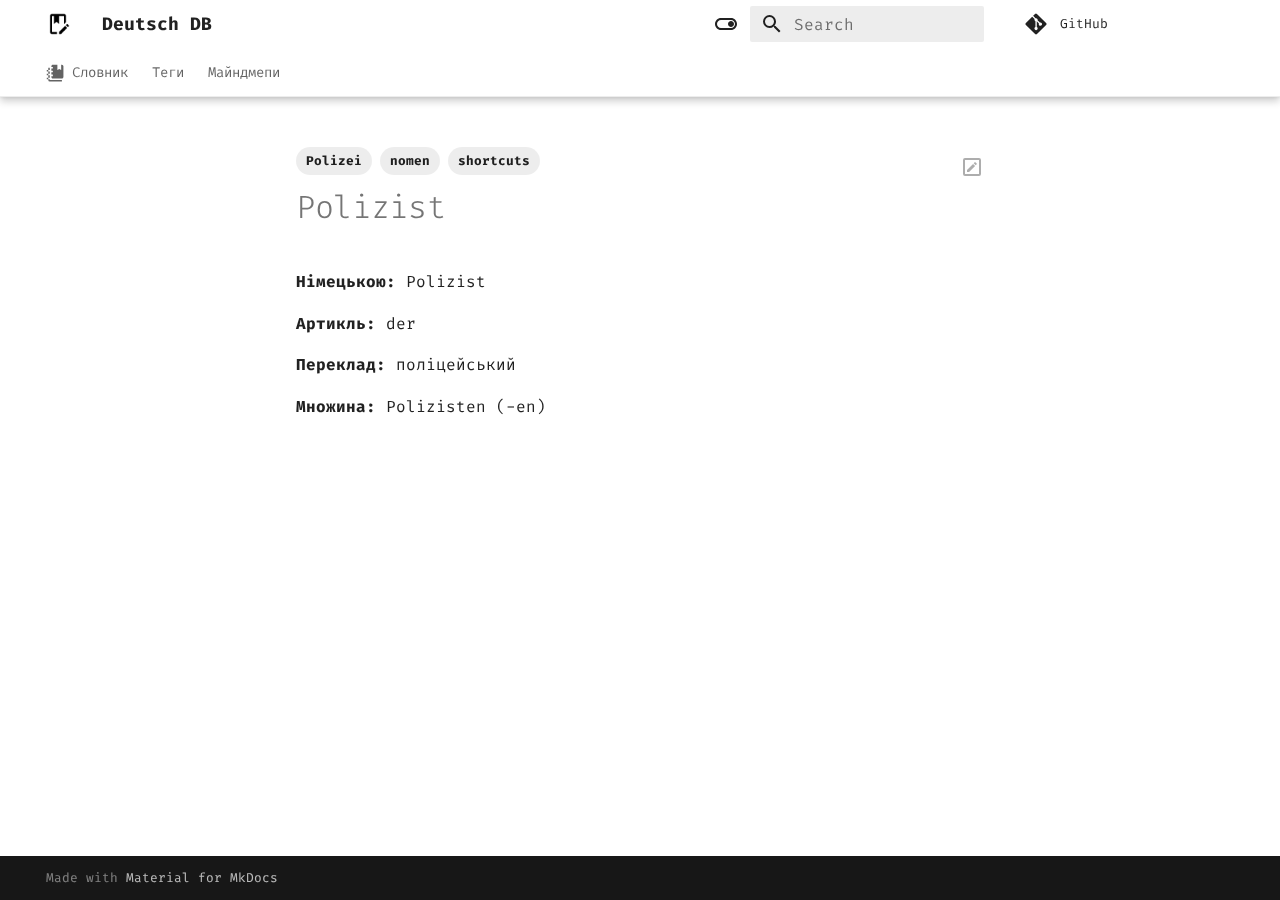
<file: dictionary/Polizist/index.html>
<!doctype html>
<html lang="en" class="no-js">
  <head>
    
      <meta charset="utf-8">
      <meta name="viewport" content="width=device-width,initial-scale=1">
      
      
      
        <link rel="canonical" href="https://ddb.arkk4.online/dictionary/Polizist/">
      
      
      
      
      <link rel="icon" href="../../images/favico.png">
      <meta name="generator" content="mkdocs-1.6.1, mkdocs-material-9.6.15">
    
    
      
        <title>Polizist - Deutsch DB</title>
      
    
    
      <link rel="stylesheet" href="../../assets/stylesheets/main.342714a4.min.css">
      
        
        <link rel="stylesheet" href="../../assets/stylesheets/palette.06af60db.min.css">
      
      


    
    
      
    
    
      
        
        
        <link rel="preconnect" href="https://fonts.gstatic.com" crossorigin>
        <link rel="stylesheet" href="https://fonts.googleapis.com/css?family=Fira+Code:300,300i,400,400i,700,700i%7CRoboto+Mono:400,400i,700,700i&display=fallback">
        <style>:root{--md-text-font:"Fira Code";--md-code-font:"Roboto Mono"}</style>
      
    
    
      <link rel="stylesheet" href="../../overrides/extra.css">
    
    <script>__md_scope=new URL("../..",location),__md_hash=e=>[...e].reduce(((e,_)=>(e<<5)-e+_.charCodeAt(0)),0),__md_get=(e,_=localStorage,t=__md_scope)=>JSON.parse(_.getItem(t.pathname+"."+e)),__md_set=(e,_,t=localStorage,a=__md_scope)=>{try{t.setItem(a.pathname+"."+e,JSON.stringify(_))}catch(e){}}</script>
    
      

    
    
    
  </head>
  
  
    
    
      
    
    
    
    
    <body dir="ltr" data-md-color-scheme="default" data-md-color-primary="white" data-md-color-accent="deep-orange">
  
    
    <input class="md-toggle" data-md-toggle="drawer" type="checkbox" id="__drawer" autocomplete="off">
    <input class="md-toggle" data-md-toggle="search" type="checkbox" id="__search" autocomplete="off">
    <label class="md-overlay" for="__drawer"></label>
    <div data-md-component="skip">
      
        
        <a href="#polizist" class="md-skip">
          Skip to content
        </a>
      
    </div>
    <div data-md-component="announce">
      
    </div>
    
    
      

  

<header class="md-header md-header--shadow md-header--lifted" data-md-component="header">
  <nav class="md-header__inner md-grid" aria-label="Header">
    <a href="../.." title="Deutsch DB" class="md-header__button md-logo" aria-label="Deutsch DB" data-md-component="logo">
      
  <img src="../../images/favico.png" alt="logo">

    </a>
    <label class="md-header__button md-icon" for="__drawer">
      
      <svg xmlns="http://www.w3.org/2000/svg" viewBox="0 0 24 24"><path d="M3 6h18v2H3zm0 5h18v2H3zm0 5h18v2H3z"/></svg>
    </label>
    <div class="md-header__title" data-md-component="header-title">
      <div class="md-header__ellipsis">
        <div class="md-header__topic">
          <span class="md-ellipsis">
            Deutsch DB
          </span>
        </div>
        <div class="md-header__topic" data-md-component="header-topic">
          <span class="md-ellipsis">
            
              Polizist
            
          </span>
        </div>
      </div>
    </div>
    
      
        <form class="md-header__option" data-md-component="palette">
  
    
    
    
    <input class="md-option" data-md-color-media="" data-md-color-scheme="default" data-md-color-primary="white" data-md-color-accent="deep-orange"  aria-label="Switch to light mode"  type="radio" name="__palette" id="__palette_0">
    
      <label class="md-header__button md-icon" title="Switch to light mode" for="__palette_1" hidden>
        <svg xmlns="http://www.w3.org/2000/svg" viewBox="0 0 24 24"><path d="M17 6H7c-3.31 0-6 2.69-6 6s2.69 6 6 6h10c3.31 0 6-2.69 6-6s-2.69-6-6-6m0 10H7c-2.21 0-4-1.79-4-4s1.79-4 4-4h10c2.21 0 4 1.79 4 4s-1.79 4-4 4m0-7c-1.66 0-3 1.34-3 3s1.34 3 3 3 3-1.34 3-3-1.34-3-3-3"/></svg>
      </label>
    
  
    
    
    
    <input class="md-option" data-md-color-media="" data-md-color-scheme="slate" data-md-color-primary="white" data-md-color-accent="deep-orange"  aria-label="Switch to dark mode"  type="radio" name="__palette" id="__palette_1">
    
      <label class="md-header__button md-icon" title="Switch to dark mode" for="__palette_0" hidden>
        <svg xmlns="http://www.w3.org/2000/svg" viewBox="0 0 24 24"><path d="M17 6H7c-3.31 0-6 2.69-6 6s2.69 6 6 6h10c3.31 0 6-2.69 6-6s-2.69-6-6-6m0 10H7c-2.21 0-4-1.79-4-4s1.79-4 4-4h10c2.21 0 4 1.79 4 4s-1.79 4-4 4M7 9c-1.66 0-3 1.34-3 3s1.34 3 3 3 3-1.34 3-3-1.34-3-3-3"/></svg>
      </label>
    
  
</form>
      
    
    
      <script>var palette=__md_get("__palette");if(palette&&palette.color){if("(prefers-color-scheme)"===palette.color.media){var media=matchMedia("(prefers-color-scheme: light)"),input=document.querySelector(media.matches?"[data-md-color-media='(prefers-color-scheme: light)']":"[data-md-color-media='(prefers-color-scheme: dark)']");palette.color.media=input.getAttribute("data-md-color-media"),palette.color.scheme=input.getAttribute("data-md-color-scheme"),palette.color.primary=input.getAttribute("data-md-color-primary"),palette.color.accent=input.getAttribute("data-md-color-accent")}for(var[key,value]of Object.entries(palette.color))document.body.setAttribute("data-md-color-"+key,value)}</script>
    
    
    
      
      
        <label class="md-header__button md-icon" for="__search">
          
          <svg xmlns="http://www.w3.org/2000/svg" viewBox="0 0 24 24"><path d="M9.5 3A6.5 6.5 0 0 1 16 9.5c0 1.61-.59 3.09-1.56 4.23l.27.27h.79l5 5-1.5 1.5-5-5v-.79l-.27-.27A6.52 6.52 0 0 1 9.5 16 6.5 6.5 0 0 1 3 9.5 6.5 6.5 0 0 1 9.5 3m0 2C7 5 5 7 5 9.5S7 14 9.5 14 14 12 14 9.5 12 5 9.5 5"/></svg>
        </label>
        <div class="md-search" data-md-component="search" role="dialog">
  <label class="md-search__overlay" for="__search"></label>
  <div class="md-search__inner" role="search">
    <form class="md-search__form" name="search">
      <input type="text" class="md-search__input" name="query" aria-label="Search" placeholder="Search" autocapitalize="off" autocorrect="off" autocomplete="off" spellcheck="false" data-md-component="search-query" required>
      <label class="md-search__icon md-icon" for="__search">
        
        <svg xmlns="http://www.w3.org/2000/svg" viewBox="0 0 24 24"><path d="M9.5 3A6.5 6.5 0 0 1 16 9.5c0 1.61-.59 3.09-1.56 4.23l.27.27h.79l5 5-1.5 1.5-5-5v-.79l-.27-.27A6.52 6.52 0 0 1 9.5 16 6.5 6.5 0 0 1 3 9.5 6.5 6.5 0 0 1 9.5 3m0 2C7 5 5 7 5 9.5S7 14 9.5 14 14 12 14 9.5 12 5 9.5 5"/></svg>
        
        <svg xmlns="http://www.w3.org/2000/svg" viewBox="0 0 24 24"><path d="M20 11v2H8l5.5 5.5-1.42 1.42L4.16 12l7.92-7.92L13.5 5.5 8 11z"/></svg>
      </label>
      <nav class="md-search__options" aria-label="Search">
        
        <button type="reset" class="md-search__icon md-icon" title="Clear" aria-label="Clear" tabindex="-1">
          
          <svg xmlns="http://www.w3.org/2000/svg" viewBox="0 0 24 24"><path d="M19 6.41 17.59 5 12 10.59 6.41 5 5 6.41 10.59 12 5 17.59 6.41 19 12 13.41 17.59 19 19 17.59 13.41 12z"/></svg>
        </button>
      </nav>
      
        <div class="md-search__suggest" data-md-component="search-suggest"></div>
      
    </form>
    <div class="md-search__output">
      <div class="md-search__scrollwrap" tabindex="0" data-md-scrollfix>
        <div class="md-search-result" data-md-component="search-result">
          <div class="md-search-result__meta">
            Initializing search
          </div>
          <ol class="md-search-result__list" role="presentation"></ol>
        </div>
      </div>
    </div>
  </div>
</div>
      
    
    
      <div class="md-header__source">
        <a href="https://github.com/arkk4/Deutsch-DB" title="Go to repository" class="md-source" data-md-component="source">
  <div class="md-source__icon md-icon">
    
    <svg xmlns="http://www.w3.org/2000/svg" viewBox="0 0 448 512"><!--! Font Awesome Free 6.7.2 by @fontawesome - https://fontawesome.com License - https://fontawesome.com/license/free (Icons: CC BY 4.0, Fonts: SIL OFL 1.1, Code: MIT License) Copyright 2024 Fonticons, Inc.--><path d="M439.55 236.05 244 40.45a28.87 28.87 0 0 0-40.81 0l-40.66 40.63 51.52 51.52c27.06-9.14 52.68 16.77 43.39 43.68l49.66 49.66c34.23-11.8 61.18 31 35.47 56.69-26.49 26.49-70.21-2.87-56-37.34L240.22 199v121.85c25.3 12.54 22.26 41.85 9.08 55a34.34 34.34 0 0 1-48.55 0c-17.57-17.6-11.07-46.91 11.25-56v-123c-20.8-8.51-24.6-30.74-18.64-45L142.57 101 8.45 235.14a28.86 28.86 0 0 0 0 40.81l195.61 195.6a28.86 28.86 0 0 0 40.8 0l194.69-194.69a28.86 28.86 0 0 0 0-40.81"/></svg>
  </div>
  <div class="md-source__repository">
    GitHub
  </div>
</a>
      </div>
    
  </nav>
  
    
      
<nav class="md-tabs" aria-label="Tabs" data-md-component="tabs">
  <div class="md-grid">
    <ul class="md-tabs__list">
      
        
  
  
  
  
    <li class="md-tabs__item">
      <a href="../" class="md-tabs__link">
        
  
  
    
      <svg xmlns="http://www.w3.org/2000/svg" viewBox="0 0 24 24"><path d="M9.05 9H7.06V6h1.99V4.03H7.06v-1c0-1.11.89-1.99 1.99-1.99h5.98V8l2.47-1.5L20 8V1.04h1c1.05 0 2 .96 2 1.99V17c0 1.03-.95 2-2 2H9.05c-1.05 0-1.99-.95-1.99-2v-1h1.99v-2H7.06v-3h1.99zM1 18h2v-3H1v-2h2v-3H1V8h2V5h2v3H3v2h2v3H3v2h2v3H3v2h2v1h16v2H5a2 2 0 0 1-2-2v-1H1z"/></svg>
    
  
  Словник

      </a>
    </li>
  

      
        
  
  
  
  
    <li class="md-tabs__item">
      <a href="../../tags/" class="md-tabs__link">
        
  
  
    
  
  Теги

      </a>
    </li>
  

      
        
  
  
  
  
    <li class="md-tabs__item">
      <a href="../../mindmaps/Kapitel1/" class="md-tabs__link">
        
  
  
    
  
  Майндмепи

      </a>
    </li>
  

      
    </ul>
  </div>
</nav>
    
  
</header>
    
    <div class="md-container" data-md-component="container">
      
      
        
      
      <main class="md-main" data-md-component="main">
        <div class="md-main__inner md-grid">
          
            
              
              <div class="md-sidebar md-sidebar--primary" data-md-component="sidebar" data-md-type="navigation" >
                <div class="md-sidebar__scrollwrap">
                  <div class="md-sidebar__inner">
                    


  


<nav class="md-nav md-nav--primary md-nav--lifted" aria-label="Navigation" data-md-level="0">
  <label class="md-nav__title" for="__drawer">
    <a href="../.." title="Deutsch DB" class="md-nav__button md-logo" aria-label="Deutsch DB" data-md-component="logo">
      
  <img src="../../images/favico.png" alt="logo">

    </a>
    Deutsch DB
  </label>
  
    <div class="md-nav__source">
      <a href="https://github.com/arkk4/Deutsch-DB" title="Go to repository" class="md-source" data-md-component="source">
  <div class="md-source__icon md-icon">
    
    <svg xmlns="http://www.w3.org/2000/svg" viewBox="0 0 448 512"><!--! Font Awesome Free 6.7.2 by @fontawesome - https://fontawesome.com License - https://fontawesome.com/license/free (Icons: CC BY 4.0, Fonts: SIL OFL 1.1, Code: MIT License) Copyright 2024 Fonticons, Inc.--><path d="M439.55 236.05 244 40.45a28.87 28.87 0 0 0-40.81 0l-40.66 40.63 51.52 51.52c27.06-9.14 52.68 16.77 43.39 43.68l49.66 49.66c34.23-11.8 61.18 31 35.47 56.69-26.49 26.49-70.21-2.87-56-37.34L240.22 199v121.85c25.3 12.54 22.26 41.85 9.08 55a34.34 34.34 0 0 1-48.55 0c-17.57-17.6-11.07-46.91 11.25-56v-123c-20.8-8.51-24.6-30.74-18.64-45L142.57 101 8.45 235.14a28.86 28.86 0 0 0 0 40.81l195.61 195.6a28.86 28.86 0 0 0 40.8 0l194.69-194.69a28.86 28.86 0 0 0 0-40.81"/></svg>
  </div>
  <div class="md-source__repository">
    GitHub
  </div>
</a>
    </div>
  
  <ul class="md-nav__list" data-md-scrollfix>
    
      
      
  
  
  
  
    <li class="md-nav__item">
      <a href="../" class="md-nav__link">
        
  
  
    <svg xmlns="http://www.w3.org/2000/svg" viewBox="0 0 24 24"><path d="M9.05 9H7.06V6h1.99V4.03H7.06v-1c0-1.11.89-1.99 1.99-1.99h5.98V8l2.47-1.5L20 8V1.04h1c1.05 0 2 .96 2 1.99V17c0 1.03-.95 2-2 2H9.05c-1.05 0-1.99-.95-1.99-2v-1h1.99v-2H7.06v-3h1.99zM1 18h2v-3H1v-2h2v-3H1V8h2V5h2v3H3v2h2v3H3v2h2v3H3v2h2v1h16v2H5a2 2 0 0 1-2-2v-1H1z"/></svg>
  
  <span class="md-ellipsis">
    Словник
    
  </span>
  

      </a>
    </li>
  

    
      
      
  
  
  
  
    <li class="md-nav__item">
      <a href="../../tags/" class="md-nav__link">
        
  
  
    <svg xmlns="http://www.w3.org/2000/svg" viewBox="0 0 448 512"><!--! Font Awesome Free 6.7.2 by @fontawesome - https://fontawesome.com License - https://fontawesome.com/license/free (Icons: CC BY 4.0, Fonts: SIL OFL 1.1, Code: MIT License) Copyright 2024 Fonticons, Inc.--><path d="M0 80v149.5c0 17 6.7 33.3 18.7 45.3l176 176c25 25 65.5 25 90.5 0l133.5-133.5c25-25 25-65.5 0-90.5l-176-176c-12-12-28.3-18.7-45.3-18.7L48 32C21.5 32 0 53.5 0 80m112 32a32 32 0 1 1 0 64 32 32 0 1 1 0-64"/></svg>
  
  <span class="md-ellipsis">
    Теги
    
  </span>
  

      </a>
    </li>
  

    
      
      
  
  
  
  
    <li class="md-nav__item">
      <a href="../../mindmaps/Kapitel1/" class="md-nav__link">
        
  
  
  <span class="md-ellipsis">
    Майндмепи
    
  </span>
  

      </a>
    </li>
  

    
  </ul>
</nav>
                  </div>
                </div>
              </div>
            
            
              
              <div class="md-sidebar md-sidebar--secondary" data-md-component="sidebar" data-md-type="toc" >
                <div class="md-sidebar__scrollwrap">
                  <div class="md-sidebar__inner">
                    

<nav class="md-nav md-nav--secondary" aria-label="Table of contents">
  
  
  
    
  
  
</nav>
                  </div>
                </div>
              </div>
            
          
          
            <div class="md-content" data-md-component="content">
              <article class="md-content__inner md-typeset">
                
                  

  <nav class="md-tags" >
    
      
      
      
        <a href="../../tags/#tag:polizei" class="md-tag">Polizei</a>
      
    
      
      
      
        <a href="../../tags/#tag:nomen" class="md-tag">nomen</a>
      
    
      
      
      
        <a href="../../tags/#tag:shortcuts" class="md-tag">shortcuts</a>
      
    
  </nav>


  
    <a href="https://github.com/arkk4/Deutsch-DB/edit/main/docs/dictionary/Polizist.md" title="Edit this page" class="md-content__button md-icon" rel="edit">
      
      <svg xmlns="http://www.w3.org/2000/svg" viewBox="0 0 24 24"><path d="M19 19V5H5v14zm0-16a2 2 0 0 1 2 2v14a2 2 0 0 1-2 2H5a2 2 0 0 1-2-2V5a2 2 0 0 1 2-2zm-2.3 6.35-1 1-2.05-2.05 1-1c.21-.22.56-.22.77 0l1.28 1.28c.22.21.22.56 0 .77M7 14.94l6.06-6.06 2.06 2.06L9.06 17H7z"/></svg>
    </a>
  
  


<h1 id="polizist">Polizist</h1>
<p><strong>Німецькою:</strong> Polizist</p>
<p><strong>Артикль:</strong> der  </p>
<p><strong>Переклад:</strong> поліцейський </p>
<p><strong>Множина:</strong> Polizisten (-en)</p>







  
  






                
              </article>
            </div>
          
          
<script>var target=document.getElementById(location.hash.slice(1));target&&target.name&&(target.checked=target.name.startsWith("__tabbed_"))</script>
        </div>
        
          <button type="button" class="md-top md-icon" data-md-component="top" hidden>
  
  <svg xmlns="http://www.w3.org/2000/svg" viewBox="0 0 24 24"><path d="M13 20h-2V8l-5.5 5.5-1.42-1.42L12 4.16l7.92 7.92-1.42 1.42L13 8z"/></svg>
  Back to top
</button>
        
      </main>
      
        <footer class="md-footer">
  
  <div class="md-footer-meta md-typeset">
    <div class="md-footer-meta__inner md-grid">
      <div class="md-copyright">
  
  
    Made with
    <a href="https://squidfunk.github.io/mkdocs-material/" target="_blank" rel="noopener">
      Material for MkDocs
    </a>
  
</div>
      
    </div>
  </div>
</footer>
      
    </div>
    <div class="md-dialog" data-md-component="dialog">
      <div class="md-dialog__inner md-typeset"></div>
    </div>
    
    
    
      
      <script id="__config" type="application/json">{"base": "../..", "features": ["search.suggest", "navigation.top", "navigation.tabs", "navigation.tabs.sticky", "content.action.edit"], "search": "../../assets/javascripts/workers/search.d50fe291.min.js", "tags": null, "translations": {"clipboard.copied": "Copied to clipboard", "clipboard.copy": "Copy to clipboard", "search.result.more.one": "1 more on this page", "search.result.more.other": "# more on this page", "search.result.none": "No matching documents", "search.result.one": "1 matching document", "search.result.other": "# matching documents", "search.result.placeholder": "Type to start searching", "search.result.term.missing": "Missing", "select.version": "Select version"}, "version": null}</script>
    
    
      <script src="../../assets/javascripts/bundle.56ea9cef.min.js"></script>
      
        <script src="../../overrides/extra.js"></script>
      
    
  </body>
</html>
</file>
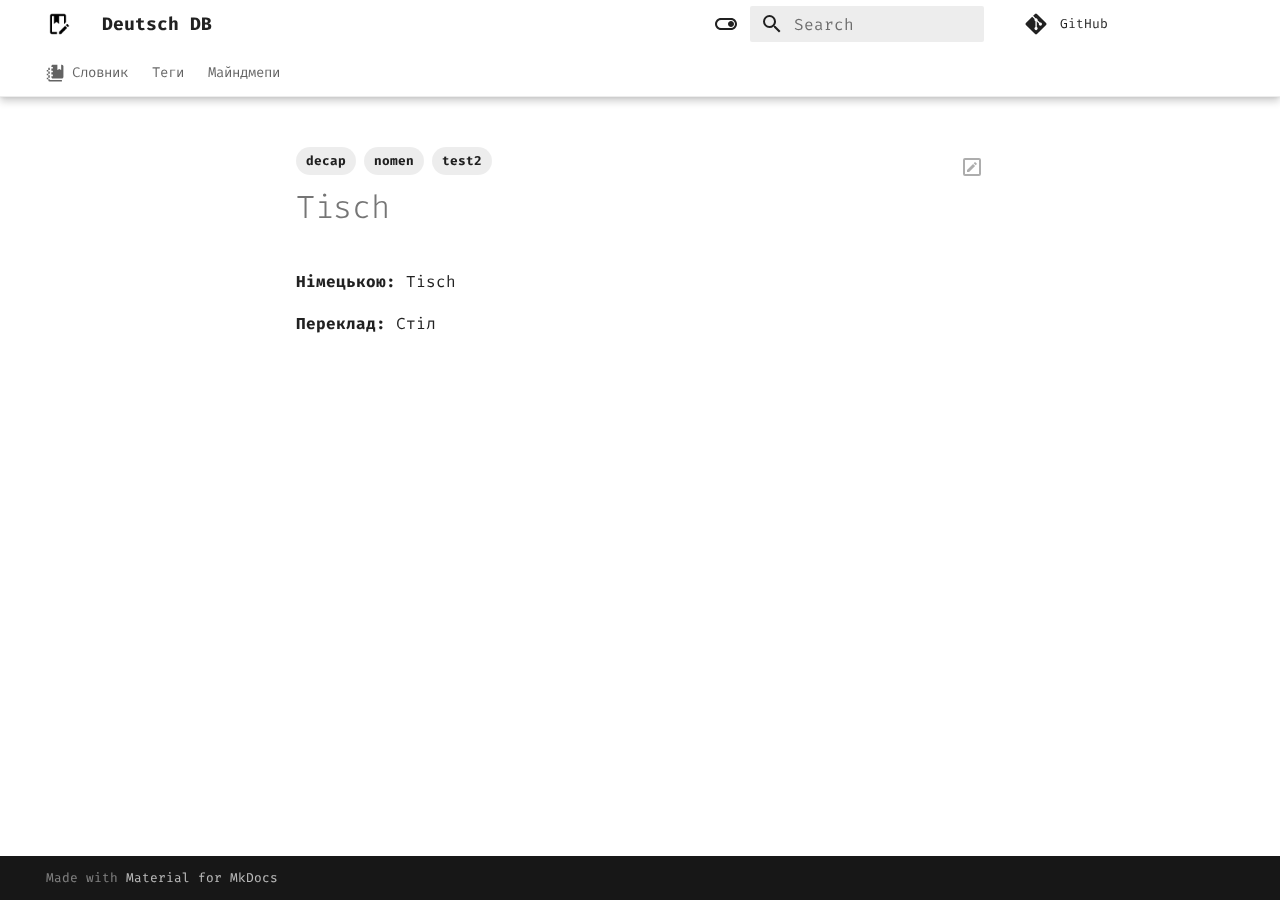
<file: dictionary/Tisch/index.html>
<!doctype html>
<html lang="en" class="no-js">
  <head>
    
      <meta charset="utf-8">
      <meta name="viewport" content="width=device-width,initial-scale=1">
      
      
      
        <link rel="canonical" href="https://ddb.arkk4.online/dictionary/Tisch/">
      
      
      
      
      <link rel="icon" href="../../images/favico.png">
      <meta name="generator" content="mkdocs-1.6.1, mkdocs-material-9.6.15">
    
    
      
        <title>Tisch - Deutsch DB</title>
      
    
    
      <link rel="stylesheet" href="../../assets/stylesheets/main.342714a4.min.css">
      
        
        <link rel="stylesheet" href="../../assets/stylesheets/palette.06af60db.min.css">
      
      


    
    
      
    
    
      
        
        
        <link rel="preconnect" href="https://fonts.gstatic.com" crossorigin>
        <link rel="stylesheet" href="https://fonts.googleapis.com/css?family=Fira+Code:300,300i,400,400i,700,700i%7CRoboto+Mono:400,400i,700,700i&display=fallback">
        <style>:root{--md-text-font:"Fira Code";--md-code-font:"Roboto Mono"}</style>
      
    
    
      <link rel="stylesheet" href="../../overrides/extra.css">
    
    <script>__md_scope=new URL("../..",location),__md_hash=e=>[...e].reduce(((e,_)=>(e<<5)-e+_.charCodeAt(0)),0),__md_get=(e,_=localStorage,t=__md_scope)=>JSON.parse(_.getItem(t.pathname+"."+e)),__md_set=(e,_,t=localStorage,a=__md_scope)=>{try{t.setItem(a.pathname+"."+e,JSON.stringify(_))}catch(e){}}</script>
    
      

    
    
    
  </head>
  
  
    
    
      
    
    
    
    
    <body dir="ltr" data-md-color-scheme="default" data-md-color-primary="white" data-md-color-accent="deep-orange">
  
    
    <input class="md-toggle" data-md-toggle="drawer" type="checkbox" id="__drawer" autocomplete="off">
    <input class="md-toggle" data-md-toggle="search" type="checkbox" id="__search" autocomplete="off">
    <label class="md-overlay" for="__drawer"></label>
    <div data-md-component="skip">
      
        
        <a href="#tisch" class="md-skip">
          Skip to content
        </a>
      
    </div>
    <div data-md-component="announce">
      
    </div>
    
    
      

  

<header class="md-header md-header--shadow md-header--lifted" data-md-component="header">
  <nav class="md-header__inner md-grid" aria-label="Header">
    <a href="../.." title="Deutsch DB" class="md-header__button md-logo" aria-label="Deutsch DB" data-md-component="logo">
      
  <img src="../../images/favico.png" alt="logo">

    </a>
    <label class="md-header__button md-icon" for="__drawer">
      
      <svg xmlns="http://www.w3.org/2000/svg" viewBox="0 0 24 24"><path d="M3 6h18v2H3zm0 5h18v2H3zm0 5h18v2H3z"/></svg>
    </label>
    <div class="md-header__title" data-md-component="header-title">
      <div class="md-header__ellipsis">
        <div class="md-header__topic">
          <span class="md-ellipsis">
            Deutsch DB
          </span>
        </div>
        <div class="md-header__topic" data-md-component="header-topic">
          <span class="md-ellipsis">
            
              Tisch
            
          </span>
        </div>
      </div>
    </div>
    
      
        <form class="md-header__option" data-md-component="palette">
  
    
    
    
    <input class="md-option" data-md-color-media="" data-md-color-scheme="default" data-md-color-primary="white" data-md-color-accent="deep-orange"  aria-label="Switch to light mode"  type="radio" name="__palette" id="__palette_0">
    
      <label class="md-header__button md-icon" title="Switch to light mode" for="__palette_1" hidden>
        <svg xmlns="http://www.w3.org/2000/svg" viewBox="0 0 24 24"><path d="M17 6H7c-3.31 0-6 2.69-6 6s2.69 6 6 6h10c3.31 0 6-2.69 6-6s-2.69-6-6-6m0 10H7c-2.21 0-4-1.79-4-4s1.79-4 4-4h10c2.21 0 4 1.79 4 4s-1.79 4-4 4m0-7c-1.66 0-3 1.34-3 3s1.34 3 3 3 3-1.34 3-3-1.34-3-3-3"/></svg>
      </label>
    
  
    
    
    
    <input class="md-option" data-md-color-media="" data-md-color-scheme="slate" data-md-color-primary="white" data-md-color-accent="deep-orange"  aria-label="Switch to dark mode"  type="radio" name="__palette" id="__palette_1">
    
      <label class="md-header__button md-icon" title="Switch to dark mode" for="__palette_0" hidden>
        <svg xmlns="http://www.w3.org/2000/svg" viewBox="0 0 24 24"><path d="M17 6H7c-3.31 0-6 2.69-6 6s2.69 6 6 6h10c3.31 0 6-2.69 6-6s-2.69-6-6-6m0 10H7c-2.21 0-4-1.79-4-4s1.79-4 4-4h10c2.21 0 4 1.79 4 4s-1.79 4-4 4M7 9c-1.66 0-3 1.34-3 3s1.34 3 3 3 3-1.34 3-3-1.34-3-3-3"/></svg>
      </label>
    
  
</form>
      
    
    
      <script>var palette=__md_get("__palette");if(palette&&palette.color){if("(prefers-color-scheme)"===palette.color.media){var media=matchMedia("(prefers-color-scheme: light)"),input=document.querySelector(media.matches?"[data-md-color-media='(prefers-color-scheme: light)']":"[data-md-color-media='(prefers-color-scheme: dark)']");palette.color.media=input.getAttribute("data-md-color-media"),palette.color.scheme=input.getAttribute("data-md-color-scheme"),palette.color.primary=input.getAttribute("data-md-color-primary"),palette.color.accent=input.getAttribute("data-md-color-accent")}for(var[key,value]of Object.entries(palette.color))document.body.setAttribute("data-md-color-"+key,value)}</script>
    
    
    
      
      
        <label class="md-header__button md-icon" for="__search">
          
          <svg xmlns="http://www.w3.org/2000/svg" viewBox="0 0 24 24"><path d="M9.5 3A6.5 6.5 0 0 1 16 9.5c0 1.61-.59 3.09-1.56 4.23l.27.27h.79l5 5-1.5 1.5-5-5v-.79l-.27-.27A6.52 6.52 0 0 1 9.5 16 6.5 6.5 0 0 1 3 9.5 6.5 6.5 0 0 1 9.5 3m0 2C7 5 5 7 5 9.5S7 14 9.5 14 14 12 14 9.5 12 5 9.5 5"/></svg>
        </label>
        <div class="md-search" data-md-component="search" role="dialog">
  <label class="md-search__overlay" for="__search"></label>
  <div class="md-search__inner" role="search">
    <form class="md-search__form" name="search">
      <input type="text" class="md-search__input" name="query" aria-label="Search" placeholder="Search" autocapitalize="off" autocorrect="off" autocomplete="off" spellcheck="false" data-md-component="search-query" required>
      <label class="md-search__icon md-icon" for="__search">
        
        <svg xmlns="http://www.w3.org/2000/svg" viewBox="0 0 24 24"><path d="M9.5 3A6.5 6.5 0 0 1 16 9.5c0 1.61-.59 3.09-1.56 4.23l.27.27h.79l5 5-1.5 1.5-5-5v-.79l-.27-.27A6.52 6.52 0 0 1 9.5 16 6.5 6.5 0 0 1 3 9.5 6.5 6.5 0 0 1 9.5 3m0 2C7 5 5 7 5 9.5S7 14 9.5 14 14 12 14 9.5 12 5 9.5 5"/></svg>
        
        <svg xmlns="http://www.w3.org/2000/svg" viewBox="0 0 24 24"><path d="M20 11v2H8l5.5 5.5-1.42 1.42L4.16 12l7.92-7.92L13.5 5.5 8 11z"/></svg>
      </label>
      <nav class="md-search__options" aria-label="Search">
        
        <button type="reset" class="md-search__icon md-icon" title="Clear" aria-label="Clear" tabindex="-1">
          
          <svg xmlns="http://www.w3.org/2000/svg" viewBox="0 0 24 24"><path d="M19 6.41 17.59 5 12 10.59 6.41 5 5 6.41 10.59 12 5 17.59 6.41 19 12 13.41 17.59 19 19 17.59 13.41 12z"/></svg>
        </button>
      </nav>
      
        <div class="md-search__suggest" data-md-component="search-suggest"></div>
      
    </form>
    <div class="md-search__output">
      <div class="md-search__scrollwrap" tabindex="0" data-md-scrollfix>
        <div class="md-search-result" data-md-component="search-result">
          <div class="md-search-result__meta">
            Initializing search
          </div>
          <ol class="md-search-result__list" role="presentation"></ol>
        </div>
      </div>
    </div>
  </div>
</div>
      
    
    
      <div class="md-header__source">
        <a href="https://github.com/arkk4/Deutsch-DB" title="Go to repository" class="md-source" data-md-component="source">
  <div class="md-source__icon md-icon">
    
    <svg xmlns="http://www.w3.org/2000/svg" viewBox="0 0 448 512"><!--! Font Awesome Free 6.7.2 by @fontawesome - https://fontawesome.com License - https://fontawesome.com/license/free (Icons: CC BY 4.0, Fonts: SIL OFL 1.1, Code: MIT License) Copyright 2024 Fonticons, Inc.--><path d="M439.55 236.05 244 40.45a28.87 28.87 0 0 0-40.81 0l-40.66 40.63 51.52 51.52c27.06-9.14 52.68 16.77 43.39 43.68l49.66 49.66c34.23-11.8 61.18 31 35.47 56.69-26.49 26.49-70.21-2.87-56-37.34L240.22 199v121.85c25.3 12.54 22.26 41.85 9.08 55a34.34 34.34 0 0 1-48.55 0c-17.57-17.6-11.07-46.91 11.25-56v-123c-20.8-8.51-24.6-30.74-18.64-45L142.57 101 8.45 235.14a28.86 28.86 0 0 0 0 40.81l195.61 195.6a28.86 28.86 0 0 0 40.8 0l194.69-194.69a28.86 28.86 0 0 0 0-40.81"/></svg>
  </div>
  <div class="md-source__repository">
    GitHub
  </div>
</a>
      </div>
    
  </nav>
  
    
      
<nav class="md-tabs" aria-label="Tabs" data-md-component="tabs">
  <div class="md-grid">
    <ul class="md-tabs__list">
      
        
  
  
  
  
    <li class="md-tabs__item">
      <a href="../" class="md-tabs__link">
        
  
  
    
      <svg xmlns="http://www.w3.org/2000/svg" viewBox="0 0 24 24"><path d="M9.05 9H7.06V6h1.99V4.03H7.06v-1c0-1.11.89-1.99 1.99-1.99h5.98V8l2.47-1.5L20 8V1.04h1c1.05 0 2 .96 2 1.99V17c0 1.03-.95 2-2 2H9.05c-1.05 0-1.99-.95-1.99-2v-1h1.99v-2H7.06v-3h1.99zM1 18h2v-3H1v-2h2v-3H1V8h2V5h2v3H3v2h2v3H3v2h2v3H3v2h2v1h16v2H5a2 2 0 0 1-2-2v-1H1z"/></svg>
    
  
  Словник

      </a>
    </li>
  

      
        
  
  
  
  
    <li class="md-tabs__item">
      <a href="../../tags/" class="md-tabs__link">
        
  
  
    
  
  Теги

      </a>
    </li>
  

      
        
  
  
  
  
    <li class="md-tabs__item">
      <a href="../../mindmaps/Kapitel1/" class="md-tabs__link">
        
  
  
    
  
  Майндмепи

      </a>
    </li>
  

      
    </ul>
  </div>
</nav>
    
  
</header>
    
    <div class="md-container" data-md-component="container">
      
      
        
      
      <main class="md-main" data-md-component="main">
        <div class="md-main__inner md-grid">
          
            
              
              <div class="md-sidebar md-sidebar--primary" data-md-component="sidebar" data-md-type="navigation" >
                <div class="md-sidebar__scrollwrap">
                  <div class="md-sidebar__inner">
                    


  


<nav class="md-nav md-nav--primary md-nav--lifted" aria-label="Navigation" data-md-level="0">
  <label class="md-nav__title" for="__drawer">
    <a href="../.." title="Deutsch DB" class="md-nav__button md-logo" aria-label="Deutsch DB" data-md-component="logo">
      
  <img src="../../images/favico.png" alt="logo">

    </a>
    Deutsch DB
  </label>
  
    <div class="md-nav__source">
      <a href="https://github.com/arkk4/Deutsch-DB" title="Go to repository" class="md-source" data-md-component="source">
  <div class="md-source__icon md-icon">
    
    <svg xmlns="http://www.w3.org/2000/svg" viewBox="0 0 448 512"><!--! Font Awesome Free 6.7.2 by @fontawesome - https://fontawesome.com License - https://fontawesome.com/license/free (Icons: CC BY 4.0, Fonts: SIL OFL 1.1, Code: MIT License) Copyright 2024 Fonticons, Inc.--><path d="M439.55 236.05 244 40.45a28.87 28.87 0 0 0-40.81 0l-40.66 40.63 51.52 51.52c27.06-9.14 52.68 16.77 43.39 43.68l49.66 49.66c34.23-11.8 61.18 31 35.47 56.69-26.49 26.49-70.21-2.87-56-37.34L240.22 199v121.85c25.3 12.54 22.26 41.85 9.08 55a34.34 34.34 0 0 1-48.55 0c-17.57-17.6-11.07-46.91 11.25-56v-123c-20.8-8.51-24.6-30.74-18.64-45L142.57 101 8.45 235.14a28.86 28.86 0 0 0 0 40.81l195.61 195.6a28.86 28.86 0 0 0 40.8 0l194.69-194.69a28.86 28.86 0 0 0 0-40.81"/></svg>
  </div>
  <div class="md-source__repository">
    GitHub
  </div>
</a>
    </div>
  
  <ul class="md-nav__list" data-md-scrollfix>
    
      
      
  
  
  
  
    <li class="md-nav__item">
      <a href="../" class="md-nav__link">
        
  
  
    <svg xmlns="http://www.w3.org/2000/svg" viewBox="0 0 24 24"><path d="M9.05 9H7.06V6h1.99V4.03H7.06v-1c0-1.11.89-1.99 1.99-1.99h5.98V8l2.47-1.5L20 8V1.04h1c1.05 0 2 .96 2 1.99V17c0 1.03-.95 2-2 2H9.05c-1.05 0-1.99-.95-1.99-2v-1h1.99v-2H7.06v-3h1.99zM1 18h2v-3H1v-2h2v-3H1V8h2V5h2v3H3v2h2v3H3v2h2v3H3v2h2v1h16v2H5a2 2 0 0 1-2-2v-1H1z"/></svg>
  
  <span class="md-ellipsis">
    Словник
    
  </span>
  

      </a>
    </li>
  

    
      
      
  
  
  
  
    <li class="md-nav__item">
      <a href="../../tags/" class="md-nav__link">
        
  
  
    <svg xmlns="http://www.w3.org/2000/svg" viewBox="0 0 448 512"><!--! Font Awesome Free 6.7.2 by @fontawesome - https://fontawesome.com License - https://fontawesome.com/license/free (Icons: CC BY 4.0, Fonts: SIL OFL 1.1, Code: MIT License) Copyright 2024 Fonticons, Inc.--><path d="M0 80v149.5c0 17 6.7 33.3 18.7 45.3l176 176c25 25 65.5 25 90.5 0l133.5-133.5c25-25 25-65.5 0-90.5l-176-176c-12-12-28.3-18.7-45.3-18.7L48 32C21.5 32 0 53.5 0 80m112 32a32 32 0 1 1 0 64 32 32 0 1 1 0-64"/></svg>
  
  <span class="md-ellipsis">
    Теги
    
  </span>
  

      </a>
    </li>
  

    
      
      
  
  
  
  
    <li class="md-nav__item">
      <a href="../../mindmaps/Kapitel1/" class="md-nav__link">
        
  
  
  <span class="md-ellipsis">
    Майндмепи
    
  </span>
  

      </a>
    </li>
  

    
  </ul>
</nav>
                  </div>
                </div>
              </div>
            
            
              
              <div class="md-sidebar md-sidebar--secondary" data-md-component="sidebar" data-md-type="toc" >
                <div class="md-sidebar__scrollwrap">
                  <div class="md-sidebar__inner">
                    

<nav class="md-nav md-nav--secondary" aria-label="Table of contents">
  
  
  
    
  
  
</nav>
                  </div>
                </div>
              </div>
            
          
          
            <div class="md-content" data-md-component="content">
              <article class="md-content__inner md-typeset">
                
                  

  <nav class="md-tags" >
    
      
      
      
        <a href="../../tags/#tag:decap" class="md-tag">decap</a>
      
    
      
      
      
        <a href="../../tags/#tag:nomen" class="md-tag">nomen</a>
      
    
      
      
      
        <a href="../../tags/#tag:test2" class="md-tag">test2</a>
      
    
  </nav>


  
    <a href="https://github.com/arkk4/Deutsch-DB/edit/main/docs/dictionary/Tisch.md" title="Edit this page" class="md-content__button md-icon" rel="edit">
      
      <svg xmlns="http://www.w3.org/2000/svg" viewBox="0 0 24 24"><path d="M19 19V5H5v14zm0-16a2 2 0 0 1 2 2v14a2 2 0 0 1-2 2H5a2 2 0 0 1-2-2V5a2 2 0 0 1 2-2zm-2.3 6.35-1 1-2.05-2.05 1-1c.21-.22.56-.22.77 0l1.28 1.28c.22.21.22.56 0 .77M7 14.94l6.06-6.06 2.06 2.06L9.06 17H7z"/></svg>
    </a>
  
  


<h1 id="tisch">Tisch</h1>
<p><strong>Німецькою:</strong> Tisch</p>
<p><strong>Переклад:</strong> Стіл</p>







  
  






                
              </article>
            </div>
          
          
<script>var target=document.getElementById(location.hash.slice(1));target&&target.name&&(target.checked=target.name.startsWith("__tabbed_"))</script>
        </div>
        
          <button type="button" class="md-top md-icon" data-md-component="top" hidden>
  
  <svg xmlns="http://www.w3.org/2000/svg" viewBox="0 0 24 24"><path d="M13 20h-2V8l-5.5 5.5-1.42-1.42L12 4.16l7.92 7.92-1.42 1.42L13 8z"/></svg>
  Back to top
</button>
        
      </main>
      
        <footer class="md-footer">
  
  <div class="md-footer-meta md-typeset">
    <div class="md-footer-meta__inner md-grid">
      <div class="md-copyright">
  
  
    Made with
    <a href="https://squidfunk.github.io/mkdocs-material/" target="_blank" rel="noopener">
      Material for MkDocs
    </a>
  
</div>
      
    </div>
  </div>
</footer>
      
    </div>
    <div class="md-dialog" data-md-component="dialog">
      <div class="md-dialog__inner md-typeset"></div>
    </div>
    
    
    
      
      <script id="__config" type="application/json">{"base": "../..", "features": ["search.suggest", "navigation.top", "navigation.tabs", "navigation.tabs.sticky", "content.action.edit"], "search": "../../assets/javascripts/workers/search.d50fe291.min.js", "tags": null, "translations": {"clipboard.copied": "Copied to clipboard", "clipboard.copy": "Copy to clipboard", "search.result.more.one": "1 more on this page", "search.result.more.other": "# more on this page", "search.result.none": "No matching documents", "search.result.one": "1 matching document", "search.result.other": "# matching documents", "search.result.placeholder": "Type to start searching", "search.result.term.missing": "Missing", "select.version": "Select version"}, "version": null}</script>
    
    
      <script src="../../assets/javascripts/bundle.56ea9cef.min.js"></script>
      
        <script src="../../overrides/extra.js"></script>
      
    
  </body>
</html>
</file>
<file: overrides/extra.css>
/* docs/overrides/extra.css */
.card-wrapper {
    margin-bottom: 1rem;
    border-radius: 8px;
    box-shadow: 0 2px 4px rgba(0,0,0,0.1);
    border-left: 5px solid lightgray;
    transition: all 0.3s ease;
    cursor: pointer;
    overflow: hidden;
}

.card {
    padding: 1rem;
    background-color: var(--md-default-bg-color);
    margin: 0;
}

/* Ховер ефект */
.card-wrapper:hover {
    box-shadow: 0 4px 8px rgba(0,0,0,0.2);
    transform: translateY(-2px);
}

.card-wrapper:hover .card {
    background-color: rgba(var(--md-default-fg-color--rgb), 0.03);
}

/* Кольори для тексту артикля */
.artikel-der { color: #3498db !important; }
.artikel-die { color: #e91e63 !important; }
.artikel-das { color: #4caf50 !important; }

/* Динамічні кольори border-left для різних частин мови */
/* Для іменників - колір залежить від артикля */
.card-wrapper[data-part-of-speech="nomen"][data-artikel="der"] {
    border-left-color: #3498db;
}
.card-wrapper[data-part-of-speech="nomen"][data-artikel="die"] {
    border-left-color: #e91e63;
}
.card-wrapper[data-part-of-speech="nomen"][data-artikel="das"] {
    border-left-color: #4caf50;
}

/* Для дієслів - помаранчовий */
.card-wrapper[data-part-of-speech="verb"] {
    border-left-color: #ff9800;
}

/* Для інших частин мови - сірий (за замовчуванням) */
.card-wrapper[data-part-of-speech="andere"] {
    border-left-color: #9e9e9e;
}
</file>
<file: assets/stylesheets/main.342714a4.min.css>
@charset "UTF-8";html{-webkit-text-size-adjust:none;-moz-text-size-adjust:none;text-size-adjust:none;box-sizing:border-box}*,:after,:before{box-sizing:inherit}@media (prefers-reduced-motion){*,:after,:before{transition:none!important}}body{margin:0}a,button,input,label{-webkit-tap-highlight-color:transparent}a{color:inherit;text-decoration:none}hr{border:0;box-sizing:initial;display:block;height:.05rem;overflow:visible;padding:0}small{font-size:80%}sub,sup{line-height:1em}img{border-style:none}table{border-collapse:initial;border-spacing:0}td,th{font-weight:400;vertical-align:top}button{background:#0000;border:0;font-family:inherit;font-size:inherit;margin:0;padding:0}input{border:0;outline:none}:root{--md-primary-fg-color:#4051b5;--md-primary-fg-color--light:#5d6cc0;--md-primary-fg-color--dark:#303fa1;--md-primary-bg-color:#fff;--md-primary-bg-color--light:#ffffffb3;--md-accent-fg-color:#526cfe;--md-accent-fg-color--transparent:#526cfe1a;--md-accent-bg-color:#fff;--md-accent-bg-color--light:#ffffffb3}[data-md-color-scheme=default]{color-scheme:light}[data-md-color-scheme=default] img[src$="#gh-dark-mode-only"],[data-md-color-scheme=default] img[src$="#only-dark"]{display:none}:root,[data-md-color-scheme=default]{--md-hue:225deg;--md-default-fg-color:#000000de;--md-default-fg-color--light:#0000008a;--md-default-fg-color--lighter:#00000052;--md-default-fg-color--lightest:#00000012;--md-default-bg-color:#fff;--md-default-bg-color--light:#ffffffb3;--md-default-bg-color--lighter:#ffffff4d;--md-default-bg-color--lightest:#ffffff1f;--md-code-fg-color:#36464e;--md-code-bg-color:#f5f5f5;--md-code-hl-color:#4287ff;--md-code-hl-color--light:#4287ff1a;--md-code-hl-number-color:#d52a2a;--md-code-hl-special-color:#db1457;--md-code-hl-function-color:#a846b9;--md-code-hl-constant-color:#6e59d9;--md-code-hl-keyword-color:#3f6ec6;--md-code-hl-string-color:#1c7d4d;--md-code-hl-name-color:var(--md-code-fg-color);--md-code-hl-operator-color:var(--md-default-fg-color--light);--md-code-hl-punctuation-color:var(--md-default-fg-color--light);--md-code-hl-comment-color:var(--md-default-fg-color--light);--md-code-hl-generic-color:var(--md-default-fg-color--light);--md-code-hl-variable-color:var(--md-default-fg-color--light);--md-typeset-color:var(--md-default-fg-color);--md-typeset-a-color:var(--md-primary-fg-color);--md-typeset-del-color:#f5503d26;--md-typeset-ins-color:#0bd57026;--md-typeset-kbd-color:#fafafa;--md-typeset-kbd-accent-color:#fff;--md-typeset-kbd-border-color:#b8b8b8;--md-typeset-mark-color:#ffff0080;--md-typeset-table-color:#0000001f;--md-typeset-table-color--light:rgba(0,0,0,.035);--md-admonition-fg-color:var(--md-default-fg-color);--md-admonition-bg-color:var(--md-default-bg-color);--md-warning-fg-color:#000000de;--md-warning-bg-color:#ff9;--md-footer-fg-color:#fff;--md-footer-fg-color--light:#ffffffb3;--md-footer-fg-color--lighter:#ffffff73;--md-footer-bg-color:#000000de;--md-footer-bg-color--dark:#00000052;--md-shadow-z1:0 0.2rem 0.5rem #0000000d,0 0 0.05rem #0000001a;--md-shadow-z2:0 0.2rem 0.5rem #0000001a,0 0 0.05rem #00000040;--md-shadow-z3:0 0.2rem 0.5rem #0003,0 0 0.05rem #00000059}.md-icon svg{fill:currentcolor;display:block;height:1.2rem;width:1.2rem}body{-webkit-font-smoothing:antialiased;-moz-osx-font-smoothing:grayscale;--md-text-font-family:var(--md-text-font,_),-apple-system,BlinkMacSystemFont,Helvetica,Arial,sans-serif;--md-code-font-family:var(--md-code-font,_),SFMono-Regular,Consolas,Menlo,monospace}aside,body,input{font-feature-settings:"kern","liga";color:var(--md-typeset-color);font-family:var(--md-text-font-family)}code,kbd,pre{font-feature-settings:"kern";font-family:var(--md-code-font-family)}:root{--md-typeset-table-sort-icon:url('data:image/svg+xml;charset=utf-8,<svg xmlns="http://www.w3.org/2000/svg" viewBox="0 0 24 24"><path d="m18 21-4-4h3V7h-3l4-4 4 4h-3v10h3M2 19v-2h10v2M2 13v-2h7v2M2 7V5h4v2z"/></svg>');--md-typeset-table-sort-icon--asc:url('data:image/svg+xml;charset=utf-8,<svg xmlns="http://www.w3.org/2000/svg" viewBox="0 0 24 24"><path d="M19 17h3l-4 4-4-4h3V3h2M2 17h10v2H2M6 5v2H2V5m0 6h7v2H2z"/></svg>');--md-typeset-table-sort-icon--desc:url('data:image/svg+xml;charset=utf-8,<svg xmlns="http://www.w3.org/2000/svg" viewBox="0 0 24 24"><path d="M19 7h3l-4-4-4 4h3v14h2M2 17h10v2H2M6 5v2H2V5m0 6h7v2H2z"/></svg>')}.md-typeset{-webkit-print-color-adjust:exact;color-adjust:exact;font-size:.8rem;line-height:1.6;overflow-wrap:break-word}@media print{.md-typeset{font-size:.68rem}}.md-typeset blockquote,.md-typeset dl,.md-typeset figure,.md-typeset ol,.md-typeset pre,.md-typeset ul{margin-bottom:1em;margin-top:1em}.md-typeset h1{color:var(--md-default-fg-color--light);font-size:2em;line-height:1.3;margin:0 0 1.25em}.md-typeset h1,.md-typeset h2{font-weight:300;letter-spacing:-.01em}.md-typeset h2{font-size:1.5625em;line-height:1.4;margin:1.6em 0 .64em}.md-typeset h3{font-size:1.25em;font-weight:400;letter-spacing:-.01em;line-height:1.5;margin:1.6em 0 .8em}.md-typeset h2+h3{margin-top:.8em}.md-typeset h4{font-weight:700;letter-spacing:-.01em;margin:1em 0}.md-typeset h5,.md-typeset h6{color:var(--md-default-fg-color--light);font-size:.8em;font-weight:700;letter-spacing:-.01em;margin:1.25em 0}.md-typeset h5{text-transform:uppercase}.md-typeset h5 code{text-transform:none}.md-typeset hr{border-bottom:.05rem solid var(--md-default-fg-color--lightest);display:flow-root;margin:1.5em 0}.md-typeset a{color:var(--md-typeset-a-color);word-break:break-word}.md-typeset a,.md-typeset a:before{transition:color 125ms}.md-typeset a:focus,.md-typeset a:hover{color:var(--md-accent-fg-color)}.md-typeset a:focus code,.md-typeset a:hover code{background-color:var(--md-accent-fg-color--transparent)}.md-typeset a code{color:currentcolor;transition:background-color 125ms}.md-typeset a.focus-visible{outline-color:var(--md-accent-fg-color);outline-offset:.2rem}.md-typeset code,.md-typeset kbd,.md-typeset pre{color:var(--md-code-fg-color);direction:ltr;font-variant-ligatures:none}@media print{.md-typeset code,.md-typeset kbd,.md-typeset pre{white-space:pre-wrap}}.md-typeset code{background-color:var(--md-code-bg-color);border-radius:.1rem;-webkit-box-decoration-break:clone;box-decoration-break:clone;font-size:.85em;padding:0 .2941176471em;word-break:break-word}.md-typeset code:not(.focus-visible){-webkit-tap-highlight-color:transparent;outline:none}.md-typeset pre{display:flow-root;line-height:1.4;position:relative}.md-typeset pre>code{-webkit-box-decoration-break:slice;box-decoration-break:slice;box-shadow:none;display:block;margin:0;outline-color:var(--md-accent-fg-color);overflow:auto;padding:.7720588235em 1.1764705882em;scrollbar-color:var(--md-default-fg-color--lighter) #0000;scrollbar-width:thin;touch-action:auto;word-break:normal}.md-typeset pre>code:hover{scrollbar-color:var(--md-accent-fg-color) #0000}.md-typeset pre>code::-webkit-scrollbar{height:.2rem;width:.2rem}.md-typeset pre>code::-webkit-scrollbar-thumb{background-color:var(--md-default-fg-color--lighter)}.md-typeset pre>code::-webkit-scrollbar-thumb:hover{background-color:var(--md-accent-fg-color)}.md-typeset kbd{background-color:var(--md-typeset-kbd-color);border-radius:.1rem;box-shadow:0 .1rem 0 .05rem var(--md-typeset-kbd-border-color),0 .1rem 0 var(--md-typeset-kbd-border-color),0 -.1rem .2rem var(--md-typeset-kbd-accent-color) inset;color:var(--md-default-fg-color);display:inline-block;font-size:.75em;padding:0 .6666666667em;vertical-align:text-top;word-break:break-word}.md-typeset mark{background-color:var(--md-typeset-mark-color);-webkit-box-decoration-break:clone;box-decoration-break:clone;color:inherit;word-break:break-word}.md-typeset abbr{border-bottom:.05rem dotted var(--md-default-fg-color--light);cursor:help;text-decoration:none}.md-typeset small{opacity:.75}[dir=ltr] .md-typeset sub,[dir=ltr] .md-typeset sup{margin-left:.078125em}[dir=rtl] .md-typeset sub,[dir=rtl] .md-typeset sup{margin-right:.078125em}[dir=ltr] .md-typeset blockquote{padding-left:.6rem}[dir=rtl] .md-typeset blockquote{padding-right:.6rem}[dir=ltr] .md-typeset blockquote{border-left:.2rem solid var(--md-default-fg-color--lighter)}[dir=rtl] .md-typeset blockquote{border-right:.2rem solid var(--md-default-fg-color--lighter)}.md-typeset blockquote{color:var(--md-default-fg-color--light);margin-left:0;margin-right:0}.md-typeset ul{list-style-type:disc}.md-typeset ul[type]{list-style-type:revert-layer}[dir=ltr] .md-typeset ol,[dir=ltr] .md-typeset ul{margin-left:.625em}[dir=rtl] .md-typeset ol,[dir=rtl] .md-typeset ul{margin-right:.625em}.md-typeset ol,.md-typeset ul{padding:0}.md-typeset ol:not([hidden]),.md-typeset ul:not([hidden]){display:flow-root}.md-typeset ol ol,.md-typeset ul ol{list-style-type:lower-alpha}.md-typeset ol ol ol,.md-typeset ul ol ol{list-style-type:lower-roman}.md-typeset ol ol ol ol,.md-typeset ul ol ol ol{list-style-type:upper-alpha}.md-typeset ol ol ol ol ol,.md-typeset ul ol ol ol ol{list-style-type:upper-roman}.md-typeset ol[type],.md-typeset ul[type]{list-style-type:revert-layer}[dir=ltr] .md-typeset ol li,[dir=ltr] .md-typeset ul li{margin-left:1.25em}[dir=rtl] .md-typeset ol li,[dir=rtl] .md-typeset ul li{margin-right:1.25em}.md-typeset ol li,.md-typeset ul li{margin-bottom:.5em}.md-typeset ol li blockquote,.md-typeset ol li p,.md-typeset ul li blockquote,.md-typeset ul li p{margin:.5em 0}.md-typeset ol li:last-child,.md-typeset ul li:last-child{margin-bottom:0}[dir=ltr] .md-typeset ol li ol,[dir=ltr] .md-typeset ol li ul,[dir=ltr] .md-typeset ul li ol,[dir=ltr] .md-typeset ul li ul{margin-left:.625em}[dir=rtl] .md-typeset ol li ol,[dir=rtl] .md-typeset ol li ul,[dir=rtl] .md-typeset ul li ol,[dir=rtl] .md-typeset ul li ul{margin-right:.625em}.md-typeset ol li ol,.md-typeset ol li ul,.md-typeset ul li ol,.md-typeset ul li ul{margin-bottom:.5em;margin-top:.5em}[dir=ltr] .md-typeset dd{margin-left:1.875em}[dir=rtl] .md-typeset dd{margin-right:1.875em}.md-typeset dd{margin-bottom:1.5em;margin-top:1em}.md-typeset img,.md-typeset svg,.md-typeset video{height:auto;max-width:100%}.md-typeset img[align=left]{margin:1em 1em 1em 0}.md-typeset img[align=right]{margin:1em 0 1em 1em}.md-typeset img[align]:only-child{margin-top:0}.md-typeset figure{display:flow-root;margin:1em auto;max-width:100%;text-align:center;width:-moz-fit-content;width:fit-content}.md-typeset figure img{display:block;margin:0 auto}.md-typeset figcaption{font-style:italic;margin:1em auto;max-width:24rem}.md-typeset iframe{max-width:100%}.md-typeset table:not([class]){background-color:var(--md-default-bg-color);border:.05rem solid var(--md-typeset-table-color);border-radius:.1rem;display:inline-block;font-size:.64rem;max-width:100%;overflow:auto;touch-action:auto}@media print{.md-typeset table:not([class]){display:table}}.md-typeset table:not([class])+*{margin-top:1.5em}.md-typeset table:not([class]) td>:first-child,.md-typeset table:not([class]) th>:first-child{margin-top:0}.md-typeset table:not([class]) td>:last-child,.md-typeset table:not([class]) th>:last-child{margin-bottom:0}.md-typeset table:not([class]) td:not([align]),.md-typeset table:not([class]) th:not([align]){text-align:left}[dir=rtl] .md-typeset table:not([class]) td:not([align]),[dir=rtl] .md-typeset table:not([class]) th:not([align]){text-align:right}.md-typeset table:not([class]) th{font-weight:700;min-width:5rem;padding:.9375em 1.25em;vertical-align:top}.md-typeset table:not([class]) td{border-top:.05rem solid var(--md-typeset-table-color);padding:.9375em 1.25em;vertical-align:top}.md-typeset table:not([class]) tbody tr{transition:background-color 125ms}.md-typeset table:not([class]) tbody tr:hover{background-color:var(--md-typeset-table-color--light);box-shadow:0 .05rem 0 var(--md-default-bg-color) inset}.md-typeset table:not([class]) a{word-break:normal}.md-typeset table th[role=columnheader]{cursor:pointer}[dir=ltr] .md-typeset table th[role=columnheader]:after{margin-left:.5em}[dir=rtl] .md-typeset table th[role=columnheader]:after{margin-right:.5em}.md-typeset table th[role=columnheader]:after{content:"";display:inline-block;height:1.2em;-webkit-mask-image:var(--md-typeset-table-sort-icon);mask-image:var(--md-typeset-table-sort-icon);-webkit-mask-repeat:no-repeat;mask-repeat:no-repeat;-webkit-mask-size:contain;mask-size:contain;transition:background-color 125ms;vertical-align:text-bottom;width:1.2em}.md-typeset table th[role=columnheader]:hover:after{background-color:var(--md-default-fg-color--lighter)}.md-typeset table th[role=columnheader][aria-sort=ascending]:after{background-color:var(--md-default-fg-color--light);-webkit-mask-image:var(--md-typeset-table-sort-icon--asc);mask-image:var(--md-typeset-table-sort-icon--asc)}.md-typeset table th[role=columnheader][aria-sort=descending]:after{background-color:var(--md-default-fg-color--light);-webkit-mask-image:var(--md-typeset-table-sort-icon--desc);mask-image:var(--md-typeset-table-sort-icon--desc)}.md-typeset__scrollwrap{margin:1em -.8rem;overflow-x:auto;touch-action:auto}.md-typeset__table{display:inline-block;margin-bottom:.5em;padding:0 .8rem}@media print{.md-typeset__table{display:block}}html .md-typeset__table table{display:table;margin:0;overflow:hidden;width:100%}@media screen and (max-width:44.984375em){.md-content__inner>pre{margin:1em -.8rem}.md-content__inner>pre code{border-radius:0}}.md-typeset .md-author{border-radius:100%;display:block;flex-shrink:0;height:1.6rem;overflow:hidden;position:relative;transition:color 125ms,transform 125ms;width:1.6rem}.md-typeset .md-author img{display:block}.md-typeset .md-author--more{background:var(--md-default-fg-color--lightest);color:var(--md-default-fg-color--lighter);font-size:.6rem;font-weight:700;line-height:1.6rem;text-align:center}.md-typeset .md-author--long{height:2.4rem;width:2.4rem}.md-typeset a.md-author{transform:scale(1)}.md-typeset a.md-author img{border-radius:100%;filter:grayscale(100%) opacity(75%);transition:filter 125ms}.md-typeset a.md-author:focus,.md-typeset a.md-author:hover{transform:scale(1.1);z-index:1}.md-typeset a.md-author:focus img,.md-typeset a.md-author:hover img{filter:grayscale(0)}.md-banner{background-color:var(--md-footer-bg-color);color:var(--md-footer-fg-color);overflow:auto}@media print{.md-banner{display:none}}.md-banner--warning{background-color:var(--md-warning-bg-color);color:var(--md-warning-fg-color)}.md-banner__inner{font-size:.7rem;margin:.6rem auto;padding:0 .8rem}[dir=ltr] .md-banner__button{float:right}[dir=rtl] .md-banner__button{float:left}.md-banner__button{color:inherit;cursor:pointer;transition:opacity .25s}.no-js .md-banner__button{display:none}.md-banner__button:hover{opacity:.7}html{font-size:125%;height:100%;overflow-x:hidden}@media screen and (min-width:100em){html{font-size:137.5%}}@media screen and (min-width:125em){html{font-size:150%}}body{background-color:var(--md-default-bg-color);display:flex;flex-direction:column;font-size:.5rem;min-height:100%;position:relative;width:100%}@media print{body{display:block}}@media screen and (max-width:59.984375em){body[data-md-scrolllock]{position:fixed}}.md-grid{margin-left:auto;margin-right:auto;max-width:61rem}.md-container{display:flex;flex-direction:column;flex-grow:1}@media print{.md-container{display:block}}.md-main{flex-grow:1}.md-main__inner{display:flex;height:100%;margin-top:1.5rem}.md-ellipsis{overflow:hidden;text-overflow:ellipsis}.md-toggle{display:none}.md-option{height:0;opacity:0;position:absolute;width:0}.md-option:checked+label:not([hidden]){display:block}.md-option.focus-visible+label{outline-color:var(--md-accent-fg-color);outline-style:auto}.md-skip{background-color:var(--md-default-fg-color);border-radius:.1rem;color:var(--md-default-bg-color);font-size:.64rem;margin:.5rem;opacity:0;outline-color:var(--md-accent-fg-color);padding:.3rem .5rem;position:fixed;transform:translateY(.4rem);z-index:-1}.md-skip:focus{opacity:1;transform:translateY(0);transition:transform .25s cubic-bezier(.4,0,.2,1),opacity 175ms 75ms;z-index:10}@page{margin:25mm}:root{--md-clipboard-icon:url('data:image/svg+xml;charset=utf-8,<svg xmlns="http://www.w3.org/2000/svg" viewBox="0 0 24 24"><path d="M19 21H8V7h11m0-2H8a2 2 0 0 0-2 2v14a2 2 0 0 0 2 2h11a2 2 0 0 0 2-2V7a2 2 0 0 0-2-2m-3-4H4a2 2 0 0 0-2 2v14h2V3h12z"/></svg>')}.md-clipboard{border-radius:.1rem;color:var(--md-default-fg-color--lightest);cursor:pointer;height:1.5em;outline-color:var(--md-accent-fg-color);outline-offset:.1rem;position:absolute;right:.5em;top:.5em;transition:color .25s;width:1.5em;z-index:1}@media print{.md-clipboard{display:none}}.md-clipboard:not(.focus-visible){-webkit-tap-highlight-color:transparent;outline:none}:hover>.md-clipboard{color:var(--md-default-fg-color--light)}.md-clipboard:focus,.md-clipboard:hover{color:var(--md-accent-fg-color)}.md-clipboard:after{background-color:currentcolor;content:"";display:block;height:1.125em;margin:0 auto;-webkit-mask-image:var(--md-clipboard-icon);mask-image:var(--md-clipboard-icon);-webkit-mask-position:center;mask-position:center;-webkit-mask-repeat:no-repeat;mask-repeat:no-repeat;-webkit-mask-size:contain;mask-size:contain;width:1.125em}.md-clipboard--inline{cursor:pointer}.md-clipboard--inline code{transition:color .25s,background-color .25s}.md-clipboard--inline:focus code,.md-clipboard--inline:hover code{background-color:var(--md-accent-fg-color--transparent);color:var(--md-accent-fg-color)}.md-typeset .md-code__content{display:grid}@keyframes consent{0%{opacity:0;transform:translateY(100%)}to{opacity:1;transform:translateY(0)}}@keyframes overlay{0%{opacity:0}to{opacity:1}}.md-consent__overlay{animation:overlay .25s both;-webkit-backdrop-filter:blur(.1rem);backdrop-filter:blur(.1rem);background-color:#0000008a;height:100%;opacity:1;position:fixed;top:0;width:100%;z-index:5}.md-consent__inner{animation:consent .5s cubic-bezier(.1,.7,.1,1) both;background-color:var(--md-default-bg-color);border:0;border-radius:.1rem;bottom:0;box-shadow:0 0 .2rem #0000001a,0 .2rem .4rem #0003;max-height:100%;overflow:auto;padding:0;position:fixed;width:100%;z-index:5}.md-consent__form{padding:.8rem}.md-consent__settings{display:none;margin:1em 0}input:checked+.md-consent__settings{display:block}.md-consent__controls{margin-bottom:.8rem}.md-typeset .md-consent__controls .md-button{display:inline}@media screen and (max-width:44.984375em){.md-typeset .md-consent__controls .md-button{display:block;margin-top:.4rem;text-align:center;width:100%}}.md-consent label{cursor:pointer}.md-content{flex-grow:1;min-width:0}.md-content__inner{margin:0 .8rem 1.2rem;padding-top:.6rem}@media screen and (min-width:76.25em){[dir=ltr] .md-sidebar--primary:not([hidden])~.md-content>.md-content__inner{margin-left:1.2rem}[dir=ltr] .md-sidebar--secondary:not([hidden])~.md-content>.md-content__inner,[dir=rtl] .md-sidebar--primary:not([hidden])~.md-content>.md-content__inner{margin-right:1.2rem}[dir=rtl] .md-sidebar--secondary:not([hidden])~.md-content>.md-content__inner{margin-left:1.2rem}}.md-content__inner:before{content:"";display:block;height:.4rem}.md-content__inner>:last-child{margin-bottom:0}[dir=ltr] .md-content__button{float:right}[dir=rtl] .md-content__button{float:left}[dir=ltr] .md-content__button{margin-left:.4rem}[dir=rtl] .md-content__button{margin-right:.4rem}.md-content__button{margin:.4rem 0;padding:0}@media print{.md-content__button{display:none}}.md-typeset .md-content__button{color:var(--md-default-fg-color--lighter)}.md-content__button svg{display:inline;vertical-align:top}[dir=rtl] .md-content__button svg{transform:scaleX(-1)}[dir=ltr] .md-dialog{right:.8rem}[dir=rtl] .md-dialog{left:.8rem}.md-dialog{background-color:var(--md-default-fg-color);border-radius:.1rem;bottom:.8rem;box-shadow:var(--md-shadow-z3);min-width:11.1rem;opacity:0;padding:.4rem .6rem;pointer-events:none;position:fixed;transform:translateY(100%);transition:transform 0ms .4s,opacity .4s;z-index:4}@media print{.md-dialog{display:none}}.md-dialog--active{opacity:1;pointer-events:auto;transform:translateY(0);transition:transform .4s cubic-bezier(.075,.85,.175,1),opacity .4s}.md-dialog__inner{color:var(--md-default-bg-color);font-size:.7rem}.md-feedback{margin:2em 0 1em;text-align:center}.md-feedback fieldset{border:none;margin:0;padding:0}.md-feedback__title{font-weight:700;margin:1em auto}.md-feedback__inner{position:relative}.md-feedback__list{display:flex;flex-wrap:wrap;place-content:baseline center;position:relative}.md-feedback__list:hover .md-icon:not(:disabled){color:var(--md-default-fg-color--lighter)}:disabled .md-feedback__list{min-height:1.8rem}.md-feedback__icon{color:var(--md-default-fg-color--light);cursor:pointer;flex-shrink:0;margin:0 .1rem;transition:color 125ms}.md-feedback__icon:not(:disabled).md-icon:hover{color:var(--md-accent-fg-color)}.md-feedback__icon:disabled{color:var(--md-default-fg-color--lightest);pointer-events:none}.md-feedback__note{opacity:0;position:relative;transform:translateY(.4rem);transition:transform .4s cubic-bezier(.1,.7,.1,1),opacity .15s}.md-feedback__note>*{margin:0 auto;max-width:16rem}:disabled .md-feedback__note{opacity:1;transform:translateY(0)}@media print{.md-feedback{display:none}}.md-footer{background-color:var(--md-footer-bg-color);color:var(--md-footer-fg-color)}@media print{.md-footer{display:none}}.md-footer__inner{justify-content:space-between;overflow:auto;padding:.2rem}.md-footer__inner:not([hidden]){display:flex}.md-footer__link{align-items:end;display:flex;flex-grow:0.01;margin-bottom:.4rem;margin-top:1rem;max-width:100%;outline-color:var(--md-accent-fg-color);overflow:hidden;transition:opacity .25s}.md-footer__link:focus,.md-footer__link:hover{opacity:.7}[dir=rtl] .md-footer__link svg{transform:scaleX(-1)}@media screen and (max-width:44.984375em){.md-footer__link--prev{flex-shrink:0}.md-footer__link--prev .md-footer__title{display:none}}[dir=ltr] .md-footer__link--next{margin-left:auto}[dir=rtl] .md-footer__link--next{margin-right:auto}.md-footer__link--next{text-align:right}[dir=rtl] .md-footer__link--next{text-align:left}.md-footer__title{flex-grow:1;font-size:.9rem;margin-bottom:.7rem;max-width:calc(100% - 2.4rem);padding:0 1rem;white-space:nowrap}.md-footer__button{margin:.2rem;padding:.4rem}.md-footer__direction{font-size:.64rem;opacity:.7}.md-footer-meta{background-color:var(--md-footer-bg-color--dark)}.md-footer-meta__inner{display:flex;flex-wrap:wrap;justify-content:space-between;padding:.2rem}html .md-footer-meta.md-typeset a{color:var(--md-footer-fg-color--light)}html .md-footer-meta.md-typeset a:focus,html .md-footer-meta.md-typeset a:hover{color:var(--md-footer-fg-color)}.md-copyright{color:var(--md-footer-fg-color--lighter);font-size:.64rem;margin:auto .6rem;padding:.4rem 0;width:100%}@media screen and (min-width:45em){.md-copyright{width:auto}}.md-copyright__highlight{color:var(--md-footer-fg-color--light)}.md-social{display:inline-flex;gap:.2rem;margin:0 .4rem;padding:.2rem 0 .6rem}@media screen and (min-width:45em){.md-social{padding:.6rem 0}}.md-social__link{display:inline-block;height:1.6rem;text-align:center;width:1.6rem}.md-social__link:before{line-height:1.9}.md-social__link svg{fill:currentcolor;max-height:.8rem;vertical-align:-25%}.md-typeset .md-button{border:.1rem solid;border-radius:.1rem;color:var(--md-primary-fg-color);cursor:pointer;display:inline-block;font-weight:700;padding:.625em 2em;transition:color 125ms,background-color 125ms,border-color 125ms}.md-typeset .md-button--primary{background-color:var(--md-primary-fg-color);border-color:var(--md-primary-fg-color);color:var(--md-primary-bg-color)}.md-typeset .md-button:focus,.md-typeset .md-button:hover{background-color:var(--md-accent-fg-color);border-color:var(--md-accent-fg-color);color:var(--md-accent-bg-color)}[dir=ltr] .md-typeset .md-input{border-top-left-radius:.1rem}[dir=ltr] .md-typeset .md-input,[dir=rtl] .md-typeset .md-input{border-top-right-radius:.1rem}[dir=rtl] .md-typeset .md-input{border-top-left-radius:.1rem}.md-typeset .md-input{border-bottom:.1rem solid var(--md-default-fg-color--lighter);box-shadow:var(--md-shadow-z1);font-size:.8rem;height:1.8rem;padding:0 .6rem;transition:border .25s,box-shadow .25s}.md-typeset .md-input:focus,.md-typeset .md-input:hover{border-bottom-color:var(--md-accent-fg-color);box-shadow:var(--md-shadow-z2)}.md-typeset .md-input--stretch{width:100%}.md-header{background-color:var(--md-primary-fg-color);box-shadow:0 0 .2rem #0000,0 .2rem .4rem #0000;color:var(--md-primary-bg-color);display:block;left:0;position:sticky;right:0;top:0;z-index:4}@media print{.md-header{display:none}}.md-header[hidden]{transform:translateY(-100%);transition:transform .25s cubic-bezier(.8,0,.6,1),box-shadow .25s}.md-header--shadow{box-shadow:0 0 .2rem #0000001a,0 .2rem .4rem #0003;transition:transform .25s cubic-bezier(.1,.7,.1,1),box-shadow .25s}.md-header__inner{align-items:center;display:flex;padding:0 .2rem}.md-header__button{color:currentcolor;cursor:pointer;margin:.2rem;outline-color:var(--md-accent-fg-color);padding:.4rem;position:relative;transition:opacity .25s;vertical-align:middle;z-index:1}.md-header__button:hover{opacity:.7}.md-header__button:not([hidden]){display:inline-block}.md-header__button:not(.focus-visible){-webkit-tap-highlight-color:transparent;outline:none}.md-header__button.md-logo{margin:.2rem;padding:.4rem}@media screen and (max-width:76.234375em){.md-header__button.md-logo{display:none}}.md-header__button.md-logo img,.md-header__button.md-logo svg{fill:currentcolor;display:block;height:1.2rem;width:auto}@media screen and (min-width:60em){.md-header__button[for=__search]{display:none}}.no-js .md-header__button[for=__search]{display:none}[dir=rtl] .md-header__button[for=__search] svg{transform:scaleX(-1)}@media screen and (min-width:76.25em){.md-header__button[for=__drawer]{display:none}}.md-header__topic{display:flex;max-width:100%;position:absolute;transition:transform .4s cubic-bezier(.1,.7,.1,1),opacity .15s;white-space:nowrap}.md-header__topic+.md-header__topic{opacity:0;pointer-events:none;transform:translateX(1.25rem);transition:transform .4s cubic-bezier(1,.7,.1,.1),opacity .15s;z-index:-1}[dir=rtl] .md-header__topic+.md-header__topic{transform:translateX(-1.25rem)}.md-header__topic:first-child{font-weight:700}[dir=ltr] .md-header__title{margin-left:1rem;margin-right:.4rem}[dir=rtl] .md-header__title{margin-left:.4rem;margin-right:1rem}.md-header__title{flex-grow:1;font-size:.9rem;height:2.4rem;line-height:2.4rem}.md-header__title--active .md-header__topic{opacity:0;pointer-events:none;transform:translateX(-1.25rem);transition:transform .4s cubic-bezier(1,.7,.1,.1),opacity .15s;z-index:-1}[dir=rtl] .md-header__title--active .md-header__topic{transform:translateX(1.25rem)}.md-header__title--active .md-header__topic+.md-header__topic{opacity:1;pointer-events:auto;transform:translateX(0);transition:transform .4s cubic-bezier(.1,.7,.1,1),opacity .15s;z-index:0}.md-header__title>.md-header__ellipsis{height:100%;position:relative;width:100%}.md-header__option{display:flex;flex-shrink:0;max-width:100%;transition:max-width 0ms .25s,opacity .25s .25s;white-space:nowrap}[data-md-toggle=search]:checked~.md-header .md-header__option{max-width:0;opacity:0;transition:max-width 0ms,opacity 0ms}.md-header__option>input{bottom:0}.md-header__source{display:none}@media screen and (min-width:60em){[dir=ltr] .md-header__source{margin-left:1rem}[dir=rtl] .md-header__source{margin-right:1rem}.md-header__source{display:block;max-width:11.7rem;width:11.7rem}}@media screen and (min-width:76.25em){[dir=ltr] .md-header__source{margin-left:1.4rem}[dir=rtl] .md-header__source{margin-right:1.4rem}}.md-meta{color:var(--md-default-fg-color--light);font-size:.7rem;line-height:1.3}.md-meta__list{display:inline-flex;flex-wrap:wrap;list-style:none;margin:0;padding:0}.md-meta__item:not(:last-child):after{content:"·";margin-left:.2rem;margin-right:.2rem}.md-meta__link{color:var(--md-typeset-a-color)}.md-meta__link:focus,.md-meta__link:hover{color:var(--md-accent-fg-color)}.md-draft{background-color:#ff1744;border-radius:.125em;color:#fff;display:inline-block;font-weight:700;padding-left:.5714285714em;padding-right:.5714285714em}:root{--md-nav-icon--prev:url('data:image/svg+xml;charset=utf-8,<svg xmlns="http://www.w3.org/2000/svg" viewBox="0 0 24 24"><path d="M20 11v2H8l5.5 5.5-1.42 1.42L4.16 12l7.92-7.92L13.5 5.5 8 11z"/></svg>');--md-nav-icon--next:url('data:image/svg+xml;charset=utf-8,<svg xmlns="http://www.w3.org/2000/svg" viewBox="0 0 24 24"><path d="M8.59 16.58 13.17 12 8.59 7.41 10 6l6 6-6 6z"/></svg>');--md-toc-icon:url('data:image/svg+xml;charset=utf-8,<svg xmlns="http://www.w3.org/2000/svg" viewBox="0 0 24 24"><path d="M3 9h14V7H3zm0 4h14v-2H3zm0 4h14v-2H3zm16 0h2v-2h-2zm0-10v2h2V7zm0 6h2v-2h-2z"/></svg>')}.md-nav{font-size:.7rem;line-height:1.3}.md-nav__title{color:var(--md-default-fg-color--light);display:block;font-weight:700;overflow:hidden;padding:0 .6rem;text-overflow:ellipsis}.md-nav__title .md-nav__button{display:none}.md-nav__title .md-nav__button img{height:100%;width:auto}.md-nav__title .md-nav__button.md-logo img,.md-nav__title .md-nav__button.md-logo svg{fill:currentcolor;display:block;height:2.4rem;max-width:100%;object-fit:contain;width:auto}.md-nav__list{list-style:none;margin:0;padding:0}.md-nav__link{align-items:flex-start;display:flex;gap:.4rem;margin-top:.625em;scroll-snap-align:start;transition:color 125ms}.md-nav__link--passed{color:var(--md-default-fg-color--light)}.md-nav__item .md-nav__link--active,.md-nav__item .md-nav__link--active code{color:var(--md-typeset-a-color)}.md-nav__link .md-ellipsis{position:relative}[dir=ltr] .md-nav__link .md-icon:last-child{margin-left:auto}[dir=rtl] .md-nav__link .md-icon:last-child{margin-right:auto}.md-nav__link svg{fill:currentcolor;flex-shrink:0;height:1.3em;position:relative}.md-nav__link[for]:focus,.md-nav__link[for]:hover,.md-nav__link[href]:focus,.md-nav__link[href]:hover{color:var(--md-accent-fg-color);cursor:pointer}.md-nav__link.focus-visible{outline-color:var(--md-accent-fg-color);outline-offset:.2rem}.md-nav--primary .md-nav__link[for=__toc]{display:none}.md-nav--primary .md-nav__link[for=__toc] .md-icon:after{background-color:currentcolor;display:block;height:100%;-webkit-mask-image:var(--md-toc-icon);mask-image:var(--md-toc-icon);width:100%}.md-nav--primary .md-nav__link[for=__toc]~.md-nav{display:none}.md-nav__container>.md-nav__link{margin-top:0}.md-nav__container>.md-nav__link:first-child{flex-grow:1;min-width:0}.md-nav__icon{flex-shrink:0}.md-nav__source{display:none}@media screen and (max-width:76.234375em){.md-nav--primary,.md-nav--primary .md-nav{background-color:var(--md-default-bg-color);display:flex;flex-direction:column;height:100%;left:0;position:absolute;right:0;top:0;z-index:1}.md-nav--primary .md-nav__item,.md-nav--primary .md-nav__title{font-size:.8rem;line-height:1.5}.md-nav--primary .md-nav__title{background-color:var(--md-default-fg-color--lightest);color:var(--md-default-fg-color--light);cursor:pointer;height:5.6rem;line-height:2.4rem;padding:3rem .8rem .2rem;position:relative;white-space:nowrap}[dir=ltr] .md-nav--primary .md-nav__title .md-nav__icon{left:.4rem}[dir=rtl] .md-nav--primary .md-nav__title .md-nav__icon{right:.4rem}.md-nav--primary .md-nav__title .md-nav__icon{display:block;height:1.2rem;margin:.2rem;position:absolute;top:.4rem;width:1.2rem}.md-nav--primary .md-nav__title .md-nav__icon:after{background-color:currentcolor;content:"";display:block;height:100%;-webkit-mask-image:var(--md-nav-icon--prev);mask-image:var(--md-nav-icon--prev);-webkit-mask-position:center;mask-position:center;-webkit-mask-repeat:no-repeat;mask-repeat:no-repeat;-webkit-mask-size:contain;mask-size:contain;width:100%}.md-nav--primary .md-nav__title~.md-nav__list{background-color:var(--md-default-bg-color);box-shadow:0 .05rem 0 var(--md-default-fg-color--lightest) inset;overflow-y:auto;scroll-snap-type:y mandatory;touch-action:pan-y}.md-nav--primary .md-nav__title~.md-nav__list>:first-child{border-top:0}.md-nav--primary .md-nav__title[for=__drawer]{background-color:var(--md-primary-fg-color);color:var(--md-primary-bg-color);font-weight:700}.md-nav--primary .md-nav__title .md-logo{display:block;left:.2rem;margin:.2rem;padding:.4rem;position:absolute;right:.2rem;top:.2rem}.md-nav--primary .md-nav__list{flex:1}.md-nav--primary .md-nav__item{border-top:.05rem solid var(--md-default-fg-color--lightest)}.md-nav--primary .md-nav__item--active>.md-nav__link{color:var(--md-typeset-a-color)}.md-nav--primary .md-nav__item--active>.md-nav__link:focus,.md-nav--primary .md-nav__item--active>.md-nav__link:hover{color:var(--md-accent-fg-color)}.md-nav--primary .md-nav__link{margin-top:0;padding:.6rem .8rem}.md-nav--primary .md-nav__link svg{margin-top:.1em}.md-nav--primary .md-nav__link>.md-nav__link{padding:0}[dir=ltr] .md-nav--primary .md-nav__link .md-nav__icon{margin-right:-.2rem}[dir=rtl] .md-nav--primary .md-nav__link .md-nav__icon{margin-left:-.2rem}.md-nav--primary .md-nav__link .md-nav__icon{font-size:1.2rem;height:1.2rem;width:1.2rem}.md-nav--primary .md-nav__link .md-nav__icon:after{background-color:currentcolor;content:"";display:block;height:100%;-webkit-mask-image:var(--md-nav-icon--next);mask-image:var(--md-nav-icon--next);-webkit-mask-position:center;mask-position:center;-webkit-mask-repeat:no-repeat;mask-repeat:no-repeat;-webkit-mask-size:contain;mask-size:contain;width:100%}[dir=rtl] .md-nav--primary .md-nav__icon:after{transform:scale(-1)}.md-nav--primary .md-nav--secondary .md-nav{background-color:initial;position:static}[dir=ltr] .md-nav--primary .md-nav--secondary .md-nav .md-nav__link{padding-left:1.4rem}[dir=rtl] .md-nav--primary .md-nav--secondary .md-nav .md-nav__link{padding-right:1.4rem}[dir=ltr] .md-nav--primary .md-nav--secondary .md-nav .md-nav .md-nav__link{padding-left:2rem}[dir=rtl] .md-nav--primary .md-nav--secondary .md-nav .md-nav .md-nav__link{padding-right:2rem}[dir=ltr] .md-nav--primary .md-nav--secondary .md-nav .md-nav .md-nav .md-nav__link{padding-left:2.6rem}[dir=rtl] .md-nav--primary .md-nav--secondary .md-nav .md-nav .md-nav .md-nav__link{padding-right:2.6rem}[dir=ltr] .md-nav--primary .md-nav--secondary .md-nav .md-nav .md-nav .md-nav .md-nav__link{padding-left:3.2rem}[dir=rtl] .md-nav--primary .md-nav--secondary .md-nav .md-nav .md-nav .md-nav .md-nav__link{padding-right:3.2rem}.md-nav--secondary{background-color:initial}.md-nav__toggle~.md-nav{display:flex;opacity:0;transform:translateX(100%);transition:transform .25s cubic-bezier(.8,0,.6,1),opacity 125ms 50ms}[dir=rtl] .md-nav__toggle~.md-nav{transform:translateX(-100%)}.md-nav__toggle:checked~.md-nav{opacity:1;transform:translateX(0);transition:transform .25s cubic-bezier(.4,0,.2,1),opacity 125ms 125ms}.md-nav__toggle:checked~.md-nav>.md-nav__list{-webkit-backface-visibility:hidden;backface-visibility:hidden}}@media screen and (max-width:59.984375em){.md-nav--primary .md-nav__link[for=__toc]{display:flex}.md-nav--primary .md-nav__link[for=__toc] .md-icon:after{content:""}.md-nav--primary .md-nav__link[for=__toc]+.md-nav__link{display:none}.md-nav--primary .md-nav__link[for=__toc]~.md-nav{display:flex}.md-nav__source{background-color:var(--md-primary-fg-color--dark);color:var(--md-primary-bg-color);display:block;padding:0 .2rem}}@media screen and (min-width:60em) and (max-width:76.234375em){.md-nav--integrated .md-nav__link[for=__toc]{display:flex}.md-nav--integrated .md-nav__link[for=__toc] .md-icon:after{content:""}.md-nav--integrated .md-nav__link[for=__toc]+.md-nav__link{display:none}.md-nav--integrated .md-nav__link[for=__toc]~.md-nav{display:flex}}@media screen and (min-width:60em){.md-nav{margin-bottom:-.4rem}.md-nav--secondary .md-nav__title{background:var(--md-default-bg-color);box-shadow:0 0 .4rem .4rem var(--md-default-bg-color);position:sticky;top:0;z-index:1}.md-nav--secondary .md-nav__title[for=__toc]{scroll-snap-align:start}.md-nav--secondary .md-nav__title .md-nav__icon{display:none}[dir=ltr] .md-nav--secondary .md-nav__list{padding-left:.6rem}[dir=rtl] .md-nav--secondary .md-nav__list{padding-right:.6rem}.md-nav--secondary .md-nav__list{padding-bottom:.4rem}[dir=ltr] .md-nav--secondary .md-nav__item>.md-nav__link{margin-right:.4rem}[dir=rtl] .md-nav--secondary .md-nav__item>.md-nav__link{margin-left:.4rem}}@media screen and (min-width:76.25em){.md-nav{margin-bottom:-.4rem;transition:max-height .25s cubic-bezier(.86,0,.07,1)}.md-nav--primary .md-nav__title{background:var(--md-default-bg-color);box-shadow:0 0 .4rem .4rem var(--md-default-bg-color);position:sticky;top:0;z-index:1}.md-nav--primary .md-nav__title[for=__drawer]{scroll-snap-align:start}.md-nav--primary .md-nav__title .md-nav__icon{display:none}[dir=ltr] .md-nav--primary .md-nav__list{padding-left:.6rem}[dir=rtl] .md-nav--primary .md-nav__list{padding-right:.6rem}.md-nav--primary .md-nav__list{padding-bottom:.4rem}[dir=ltr] .md-nav--primary .md-nav__item>.md-nav__link{margin-right:.4rem}[dir=rtl] .md-nav--primary .md-nav__item>.md-nav__link{margin-left:.4rem}.md-nav__toggle~.md-nav{display:grid;grid-template-rows:minmax(.4rem,0fr);opacity:0;transition:grid-template-rows .25s cubic-bezier(.86,0,.07,1),opacity .25s,visibility 0ms .25s;visibility:collapse}.md-nav__toggle~.md-nav>.md-nav__list{overflow:hidden}.md-nav__toggle.md-toggle--indeterminate~.md-nav,.md-nav__toggle:checked~.md-nav{grid-template-rows:minmax(.4rem,1fr);opacity:1;transition:grid-template-rows .25s cubic-bezier(.86,0,.07,1),opacity .15s .1s,visibility 0ms;visibility:visible}.md-nav__toggle.md-toggle--indeterminate~.md-nav{transition:none}.md-nav__item--nested>.md-nav>.md-nav__title{display:none}.md-nav__item--section{display:block;margin:1.25em 0}.md-nav__item--section:last-child{margin-bottom:0}.md-nav__item--section>.md-nav__link{font-weight:700}.md-nav__item--section>.md-nav__link[for]{color:var(--md-default-fg-color--light)}.md-nav__item--section>.md-nav__link:not(.md-nav__container){pointer-events:none}.md-nav__item--section>.md-nav__link .md-icon,.md-nav__item--section>.md-nav__link>[for]{display:none}[dir=ltr] .md-nav__item--section>.md-nav{margin-left:-.6rem}[dir=rtl] .md-nav__item--section>.md-nav{margin-right:-.6rem}.md-nav__item--section>.md-nav{display:block;opacity:1;visibility:visible}.md-nav__item--section>.md-nav>.md-nav__list>.md-nav__item{padding:0}.md-nav__icon{border-radius:100%;height:.9rem;transition:background-color .25s;width:.9rem}.md-nav__icon:hover{background-color:var(--md-accent-fg-color--transparent)}.md-nav__icon:after{background-color:currentcolor;border-radius:100%;content:"";display:inline-block;height:100%;-webkit-mask-image:var(--md-nav-icon--next);mask-image:var(--md-nav-icon--next);-webkit-mask-position:center;mask-position:center;-webkit-mask-repeat:no-repeat;mask-repeat:no-repeat;-webkit-mask-size:contain;mask-size:contain;transition:transform .25s;vertical-align:-.1rem;width:100%}[dir=rtl] .md-nav__icon:after{transform:rotate(180deg)}.md-nav__item--nested .md-nav__toggle:checked~.md-nav__link .md-nav__icon:after,.md-nav__item--nested .md-toggle--indeterminate~.md-nav__link .md-nav__icon:after{transform:rotate(90deg)}.md-nav--lifted>.md-nav__list>.md-nav__item,.md-nav--lifted>.md-nav__title{display:none}.md-nav--lifted>.md-nav__list>.md-nav__item--active{display:block}.md-nav--lifted>.md-nav__list>.md-nav__item--active>.md-nav__link{background:var(--md-default-bg-color);box-shadow:0 0 .4rem .4rem var(--md-default-bg-color);margin-top:0;position:sticky;top:0;z-index:1}.md-nav--lifted>.md-nav__list>.md-nav__item--active>.md-nav__link:not(.md-nav__container){pointer-events:none}.md-nav--lifted>.md-nav__list>.md-nav__item--active.md-nav__item--section{margin:0}[dir=ltr] .md-nav--lifted>.md-nav__list>.md-nav__item>.md-nav:not(.md-nav--secondary){margin-left:-.6rem}[dir=rtl] .md-nav--lifted>.md-nav__list>.md-nav__item>.md-nav:not(.md-nav--secondary){margin-right:-.6rem}.md-nav--lifted>.md-nav__list>.md-nav__item>[for]{color:var(--md-default-fg-color--light)}.md-nav--lifted .md-nav[data-md-level="1"]{grid-template-rows:minmax(.4rem,1fr);opacity:1;visibility:visible}[dir=ltr] .md-nav--integrated>.md-nav__list>.md-nav__item--active .md-nav--secondary{border-left:.05rem solid var(--md-primary-fg-color)}[dir=rtl] .md-nav--integrated>.md-nav__list>.md-nav__item--active .md-nav--secondary{border-right:.05rem solid var(--md-primary-fg-color)}.md-nav--integrated>.md-nav__list>.md-nav__item--active .md-nav--secondary{display:block;margin-bottom:1.25em;opacity:1;visibility:visible}.md-nav--integrated>.md-nav__list>.md-nav__item--active .md-nav--secondary>.md-nav__list{overflow:visible;padding-bottom:0}.md-nav--integrated>.md-nav__list>.md-nav__item--active .md-nav--secondary>.md-nav__title{display:none}}.md-pagination{font-size:.8rem;font-weight:700;gap:.4rem}.md-pagination,.md-pagination>*{align-items:center;display:flex;justify-content:center}.md-pagination>*{border-radius:.2rem;height:1.8rem;min-width:1.8rem;text-align:center}.md-pagination__current{background-color:var(--md-default-fg-color--lightest);color:var(--md-default-fg-color--light)}.md-pagination__link{transition:color 125ms,background-color 125ms}.md-pagination__link:focus,.md-pagination__link:hover{background-color:var(--md-accent-fg-color--transparent);color:var(--md-accent-fg-color)}.md-pagination__link:focus svg,.md-pagination__link:hover svg{color:var(--md-accent-fg-color)}.md-pagination__link.focus-visible{outline-color:var(--md-accent-fg-color);outline-offset:.2rem}.md-pagination__link svg{fill:currentcolor;color:var(--md-default-fg-color--lighter);display:block;max-height:100%;width:1.2rem}.md-post__back{border-bottom:.05rem solid var(--md-default-fg-color--lightest);margin-bottom:1.2rem;padding-bottom:1.2rem}@media screen and (max-width:76.234375em){.md-post__back{display:none}}[dir=rtl] .md-post__back svg{transform:scaleX(-1)}.md-post__authors{display:flex;flex-direction:column;gap:.6rem;margin:0 .6rem 1.2rem}.md-post .md-post__meta a{transition:color 125ms}.md-post .md-post__meta a:focus,.md-post .md-post__meta a:hover{color:var(--md-accent-fg-color)}.md-post__title{color:var(--md-default-fg-color--light);font-weight:700}.md-post--excerpt{margin-bottom:3.2rem}.md-post--excerpt .md-post__header{align-items:center;display:flex;gap:.6rem;min-height:1.6rem}.md-post--excerpt .md-post__authors{align-items:center;display:inline-flex;flex-direction:row;gap:.2rem;margin:0;min-height:2.4rem}[dir=ltr] .md-post--excerpt .md-post__meta .md-meta__list{margin-right:.4rem}[dir=rtl] .md-post--excerpt .md-post__meta .md-meta__list{margin-left:.4rem}.md-post--excerpt .md-post__content>:first-child{--md-scroll-margin:6rem;margin-top:0}.md-post>.md-nav--secondary{margin:1em 0}.md-profile{align-items:center;display:flex;font-size:.7rem;gap:.6rem;line-height:1.4;width:100%}.md-profile__description{flex-grow:1}.md-content--post{display:flex}@media screen and (max-width:76.234375em){.md-content--post{flex-flow:column-reverse}}.md-content--post>.md-content__inner{flex-grow:1;min-width:0}@media screen and (min-width:76.25em){[dir=ltr] .md-content--post>.md-content__inner{margin-left:1.2rem}[dir=rtl] .md-content--post>.md-content__inner{margin-right:1.2rem}}@media screen and (max-width:76.234375em){.md-sidebar.md-sidebar--post{padding:0;position:static;width:100%}.md-sidebar.md-sidebar--post .md-sidebar__scrollwrap{overflow:visible}.md-sidebar.md-sidebar--post .md-sidebar__inner{padding:0}.md-sidebar.md-sidebar--post .md-post__meta{margin-left:.6rem;margin-right:.6rem}.md-sidebar.md-sidebar--post .md-nav__item{border:none;display:inline}.md-sidebar.md-sidebar--post .md-nav__list{display:inline-flex;flex-wrap:wrap;gap:.6rem;padding-bottom:.6rem;padding-top:.6rem}.md-sidebar.md-sidebar--post .md-nav__link{padding:0}.md-sidebar.md-sidebar--post .md-nav{height:auto;margin-bottom:0;position:static}}:root{--md-progress-value:0;--md-progress-delay:400ms}.md-progress{background:var(--md-primary-bg-color);height:.075rem;opacity:min(clamp(0,var(--md-progress-value),1),clamp(0,100 - var(--md-progress-value),1));position:fixed;top:0;transform:scaleX(calc(var(--md-progress-value)*1%));transform-origin:left;transition:transform .5s cubic-bezier(.19,1,.22,1),opacity .25s var(--md-progress-delay);width:100%;z-index:4}:root{--md-search-result-icon:url('data:image/svg+xml;charset=utf-8,<svg xmlns="http://www.w3.org/2000/svg" viewBox="0 0 24 24"><path d="M14 2H6a2 2 0 0 0-2 2v16a2 2 0 0 0 2 2h7c-.41-.25-.8-.56-1.14-.9-.33-.33-.61-.7-.86-1.1H6V4h7v5h5v1.18c.71.16 1.39.43 2 .82V8zm6.31 16.9c1.33-2.11.69-4.9-1.4-6.22-2.11-1.33-4.91-.68-6.22 1.4-1.34 2.11-.69 4.89 1.4 6.22 1.46.93 3.32.93 4.79.02L22 23.39 23.39 22zm-3.81.1a2.5 2.5 0 0 1-2.5-2.5 2.5 2.5 0 0 1 2.5-2.5 2.5 2.5 0 0 1 2.5 2.5 2.5 2.5 0 0 1-2.5 2.5"/></svg>')}.md-search{position:relative}@media screen and (min-width:60em){.md-search{padding:.2rem 0}}.no-js .md-search{display:none}.md-search__overlay{opacity:0;z-index:1}@media screen and (max-width:59.984375em){[dir=ltr] .md-search__overlay{left:-2.2rem}[dir=rtl] .md-search__overlay{right:-2.2rem}.md-search__overlay{background-color:var(--md-default-bg-color);border-radius:1rem;height:2rem;overflow:hidden;pointer-events:none;position:absolute;top:-1rem;transform-origin:center;transition:transform .3s .1s,opacity .2s .2s;width:2rem}[data-md-toggle=search]:checked~.md-header .md-search__overlay{opacity:1;transition:transform .4s,opacity .1s}}@media screen and (min-width:60em){[dir=ltr] .md-search__overlay{left:0}[dir=rtl] .md-search__overlay{right:0}.md-search__overlay{background-color:#0000008a;cursor:pointer;height:0;position:fixed;top:0;transition:width 0ms .25s,height 0ms .25s,opacity .25s;width:0}[data-md-toggle=search]:checked~.md-header .md-search__overlay{height:200vh;opacity:1;transition:width 0ms,height 0ms,opacity .25s;width:100%}}@media screen and (max-width:29.984375em){[data-md-toggle=search]:checked~.md-header .md-search__overlay{transform:scale(45)}}@media screen and (min-width:30em) and (max-width:44.984375em){[data-md-toggle=search]:checked~.md-header .md-search__overlay{transform:scale(60)}}@media screen and (min-width:45em) and (max-width:59.984375em){[data-md-toggle=search]:checked~.md-header .md-search__overlay{transform:scale(75)}}.md-search__inner{-webkit-backface-visibility:hidden;backface-visibility:hidden}@media screen and (max-width:59.984375em){[dir=ltr] .md-search__inner{left:0}[dir=rtl] .md-search__inner{right:0}.md-search__inner{height:0;opacity:0;overflow:hidden;position:fixed;top:0;transform:translateX(5%);transition:width 0ms .3s,height 0ms .3s,transform .15s cubic-bezier(.4,0,.2,1) .15s,opacity .15s .15s;width:0;z-index:2}[dir=rtl] .md-search__inner{transform:translateX(-5%)}[data-md-toggle=search]:checked~.md-header .md-search__inner{height:100%;opacity:1;transform:translateX(0);transition:width 0ms 0ms,height 0ms 0ms,transform .15s cubic-bezier(.1,.7,.1,1) .15s,opacity .15s .15s;width:100%}}@media screen and (min-width:60em){[dir=ltr] .md-search__inner{float:right}[dir=rtl] .md-search__inner{float:left}.md-search__inner{padding:.1rem 0;position:relative;transition:width .25s cubic-bezier(.1,.7,.1,1);width:11.7rem}}@media screen and (min-width:60em) and (max-width:76.234375em){[data-md-toggle=search]:checked~.md-header .md-search__inner{width:23.4rem}}@media screen and (min-width:76.25em){[data-md-toggle=search]:checked~.md-header .md-search__inner{width:34.4rem}}.md-search__form{background-color:var(--md-default-bg-color);box-shadow:0 0 .6rem #0000;height:2.4rem;position:relative;transition:color .25s,background-color .25s;z-index:2}@media screen and (min-width:60em){.md-search__form{background-color:#00000042;border-radius:.1rem;height:1.8rem}.md-search__form:hover{background-color:#ffffff1f}}[data-md-toggle=search]:checked~.md-header .md-search__form{background-color:var(--md-default-bg-color);border-radius:.1rem .1rem 0 0;box-shadow:0 0 .6rem #00000012;color:var(--md-default-fg-color)}[dir=ltr] .md-search__input{padding-left:3.6rem;padding-right:2.2rem}[dir=rtl] .md-search__input{padding-left:2.2rem;padding-right:3.6rem}.md-search__input{background:#0000;font-size:.9rem;height:100%;position:relative;text-overflow:ellipsis;width:100%;z-index:2}.md-search__input::placeholder{transition:color .25s}.md-search__input::placeholder,.md-search__input~.md-search__icon{color:var(--md-default-fg-color--light)}.md-search__input::-ms-clear{display:none}@media screen and (max-width:59.984375em){.md-search__input{font-size:.9rem;height:2.4rem;width:100%}}@media screen and (min-width:60em){[dir=ltr] .md-search__input{padding-left:2.2rem}[dir=rtl] .md-search__input{padding-right:2.2rem}.md-search__input{color:inherit;font-size:.8rem}.md-search__input::placeholder{color:var(--md-primary-bg-color--light)}.md-search__input+.md-search__icon{color:var(--md-primary-bg-color)}[data-md-toggle=search]:checked~.md-header .md-search__input{text-overflow:clip}[data-md-toggle=search]:checked~.md-header .md-search__input+.md-search__icon{color:var(--md-default-fg-color--light)}[data-md-toggle=search]:checked~.md-header .md-search__input::placeholder{color:#0000}}.md-search__icon{cursor:pointer;display:inline-block;height:1.2rem;transition:color .25s,opacity .25s;width:1.2rem}.md-search__icon:hover{opacity:.7}[dir=ltr] .md-search__icon[for=__search]{left:.5rem}[dir=rtl] .md-search__icon[for=__search]{right:.5rem}.md-search__icon[for=__search]{position:absolute;top:.3rem;z-index:2}[dir=rtl] .md-search__icon[for=__search] svg{transform:scaleX(-1)}@media screen and (max-width:59.984375em){[dir=ltr] .md-search__icon[for=__search]{left:.8rem}[dir=rtl] .md-search__icon[for=__search]{right:.8rem}.md-search__icon[for=__search]{top:.6rem}.md-search__icon[for=__search] svg:first-child{display:none}}@media screen and (min-width:60em){.md-search__icon[for=__search]{pointer-events:none}.md-search__icon[for=__search] svg:last-child{display:none}}[dir=ltr] .md-search__options{right:.5rem}[dir=rtl] .md-search__options{left:.5rem}.md-search__options{pointer-events:none;position:absolute;top:.3rem;z-index:2}@media screen and (max-width:59.984375em){[dir=ltr] .md-search__options{right:.8rem}[dir=rtl] .md-search__options{left:.8rem}.md-search__options{top:.6rem}}[dir=ltr] .md-search__options>.md-icon{margin-left:.2rem}[dir=rtl] .md-search__options>.md-icon{margin-right:.2rem}.md-search__options>.md-icon{color:var(--md-default-fg-color--light);opacity:0;transform:scale(.75);transition:transform .15s cubic-bezier(.1,.7,.1,1),opacity .15s}.md-search__options>.md-icon:not(.focus-visible){-webkit-tap-highlight-color:transparent;outline:none}[data-md-toggle=search]:checked~.md-header .md-search__input:valid~.md-search__options>.md-icon{opacity:1;pointer-events:auto;transform:scale(1)}[data-md-toggle=search]:checked~.md-header .md-search__input:valid~.md-search__options>.md-icon:hover{opacity:.7}[dir=ltr] .md-search__suggest{padding-left:3.6rem;padding-right:2.2rem}[dir=rtl] .md-search__suggest{padding-left:2.2rem;padding-right:3.6rem}.md-search__suggest{align-items:center;color:var(--md-default-fg-color--lighter);display:flex;font-size:.9rem;height:100%;opacity:0;position:absolute;top:0;transition:opacity 50ms;white-space:nowrap;width:100%}@media screen and (min-width:60em){[dir=ltr] .md-search__suggest{padding-left:2.2rem}[dir=rtl] .md-search__suggest{padding-right:2.2rem}.md-search__suggest{font-size:.8rem}}[data-md-toggle=search]:checked~.md-header .md-search__suggest{opacity:1;transition:opacity .3s .1s}[dir=ltr] .md-search__output{border-bottom-left-radius:.1rem}[dir=ltr] .md-search__output,[dir=rtl] .md-search__output{border-bottom-right-radius:.1rem}[dir=rtl] .md-search__output{border-bottom-left-radius:.1rem}.md-search__output{overflow:hidden;position:absolute;width:100%;z-index:1}@media screen and (max-width:59.984375em){.md-search__output{bottom:0;top:2.4rem}}@media screen and (min-width:60em){.md-search__output{opacity:0;top:1.9rem;transition:opacity .4s}[data-md-toggle=search]:checked~.md-header .md-search__output{box-shadow:var(--md-shadow-z3);opacity:1}}.md-search__scrollwrap{-webkit-backface-visibility:hidden;backface-visibility:hidden;background-color:var(--md-default-bg-color);height:100%;overflow-y:auto;touch-action:pan-y}@media (-webkit-max-device-pixel-ratio:1),(max-resolution:1dppx){.md-search__scrollwrap{transform:translateZ(0)}}@media screen and (min-width:60em) and (max-width:76.234375em){.md-search__scrollwrap{width:23.4rem}}@media screen and (min-width:76.25em){.md-search__scrollwrap{width:34.4rem}}@media screen and (min-width:60em){.md-search__scrollwrap{max-height:0;scrollbar-color:var(--md-default-fg-color--lighter) #0000;scrollbar-width:thin}[data-md-toggle=search]:checked~.md-header .md-search__scrollwrap{max-height:75vh}.md-search__scrollwrap:hover{scrollbar-color:var(--md-accent-fg-color) #0000}.md-search__scrollwrap::-webkit-scrollbar{height:.2rem;width:.2rem}.md-search__scrollwrap::-webkit-scrollbar-thumb{background-color:var(--md-default-fg-color--lighter)}.md-search__scrollwrap::-webkit-scrollbar-thumb:hover{background-color:var(--md-accent-fg-color)}}.md-search-result{color:var(--md-default-fg-color);word-break:break-word}.md-search-result__meta{background-color:var(--md-default-fg-color--lightest);color:var(--md-default-fg-color--light);font-size:.64rem;line-height:1.8rem;padding:0 .8rem;scroll-snap-align:start}@media screen and (min-width:60em){[dir=ltr] .md-search-result__meta{padding-left:2.2rem}[dir=rtl] .md-search-result__meta{padding-right:2.2rem}}.md-search-result__list{list-style:none;margin:0;padding:0;-webkit-user-select:none;user-select:none}.md-search-result__item{box-shadow:0 -.05rem var(--md-default-fg-color--lightest)}.md-search-result__item:first-child{box-shadow:none}.md-search-result__link{display:block;outline:none;scroll-snap-align:start;transition:background-color .25s}.md-search-result__link:focus,.md-search-result__link:hover{background-color:var(--md-accent-fg-color--transparent)}.md-search-result__link:last-child p:last-child{margin-bottom:.6rem}.md-search-result__more>summary{cursor:pointer;display:block;outline:none;position:sticky;scroll-snap-align:start;top:0;z-index:1}.md-search-result__more>summary::marker{display:none}.md-search-result__more>summary::-webkit-details-marker{display:none}.md-search-result__more>summary>div{color:var(--md-typeset-a-color);font-size:.64rem;padding:.75em .8rem;transition:color .25s,background-color .25s}@media screen and (min-width:60em){[dir=ltr] .md-search-result__more>summary>div{padding-left:2.2rem}[dir=rtl] .md-search-result__more>summary>div{padding-right:2.2rem}}.md-search-result__more>summary:focus>div,.md-search-result__more>summary:hover>div{background-color:var(--md-accent-fg-color--transparent);color:var(--md-accent-fg-color)}.md-search-result__more[open]>summary{background-color:var(--md-default-bg-color)}.md-search-result__article{overflow:hidden;padding:0 .8rem;position:relative}@media screen and (min-width:60em){[dir=ltr] .md-search-result__article{padding-left:2.2rem}[dir=rtl] .md-search-result__article{padding-right:2.2rem}}[dir=ltr] .md-search-result__icon{left:0}[dir=rtl] .md-search-result__icon{right:0}.md-search-result__icon{color:var(--md-default-fg-color--light);height:1.2rem;margin:.5rem;position:absolute;width:1.2rem}@media screen and (max-width:59.984375em){.md-search-result__icon{display:none}}.md-search-result__icon:after{background-color:currentcolor;content:"";display:inline-block;height:100%;-webkit-mask-image:var(--md-search-result-icon);mask-image:var(--md-search-result-icon);-webkit-mask-position:center;mask-position:center;-webkit-mask-repeat:no-repeat;mask-repeat:no-repeat;-webkit-mask-size:contain;mask-size:contain;width:100%}[dir=rtl] .md-search-result__icon:after{transform:scaleX(-1)}.md-search-result .md-typeset{color:var(--md-default-fg-color--light);font-size:.64rem;line-height:1.6}.md-search-result .md-typeset h1{color:var(--md-default-fg-color);font-size:.8rem;font-weight:400;line-height:1.4;margin:.55rem 0}.md-search-result .md-typeset h1 mark{text-decoration:none}.md-search-result .md-typeset h2{color:var(--md-default-fg-color);font-size:.64rem;font-weight:700;line-height:1.6;margin:.5em 0}.md-search-result .md-typeset h2 mark{text-decoration:none}.md-search-result__terms{color:var(--md-default-fg-color);display:block;font-size:.64rem;font-style:italic;margin:.5em 0}.md-search-result mark{background-color:initial;color:var(--md-accent-fg-color);text-decoration:underline}.md-select{position:relative;z-index:1}.md-select__inner{background-color:var(--md-default-bg-color);border-radius:.1rem;box-shadow:var(--md-shadow-z2);color:var(--md-default-fg-color);left:50%;margin-top:.2rem;max-height:0;opacity:0;position:absolute;top:calc(100% - .2rem);transform:translate3d(-50%,.3rem,0);transition:transform .25s 375ms,opacity .25s .25s,max-height 0ms .5s}.md-select:focus-within .md-select__inner,.md-select:hover .md-select__inner{max-height:10rem;opacity:1;transform:translate3d(-50%,0,0);transition:transform .25s cubic-bezier(.1,.7,.1,1),opacity .25s,max-height 0ms}.md-select__inner:after{border-bottom:.2rem solid #0000;border-bottom-color:var(--md-default-bg-color);border-left:.2rem solid #0000;border-right:.2rem solid #0000;border-top:0;content:"";height:0;left:50%;margin-left:-.2rem;margin-top:-.2rem;position:absolute;top:0;width:0}.md-select__list{border-radius:.1rem;font-size:.8rem;list-style-type:none;margin:0;max-height:inherit;overflow:auto;padding:0}.md-select__item{line-height:1.8rem}[dir=ltr] .md-select__link{padding-left:.6rem;padding-right:1.2rem}[dir=rtl] .md-select__link{padding-left:1.2rem;padding-right:.6rem}.md-select__link{cursor:pointer;display:block;outline:none;scroll-snap-align:start;transition:background-color .25s,color .25s;width:100%}.md-select__link:focus,.md-select__link:hover{color:var(--md-accent-fg-color)}.md-select__link:focus{background-color:var(--md-default-fg-color--lightest)}.md-sidebar{align-self:flex-start;flex-shrink:0;padding:1.2rem 0;position:sticky;top:2.4rem;width:12.1rem}@media print{.md-sidebar{display:none}}@media screen and (max-width:76.234375em){[dir=ltr] .md-sidebar--primary{left:-12.1rem}[dir=rtl] .md-sidebar--primary{right:-12.1rem}.md-sidebar--primary{background-color:var(--md-default-bg-color);display:block;height:100%;position:fixed;top:0;transform:translateX(0);transition:transform .25s cubic-bezier(.4,0,.2,1),box-shadow .25s;width:12.1rem;z-index:5}[data-md-toggle=drawer]:checked~.md-container .md-sidebar--primary{box-shadow:var(--md-shadow-z3);transform:translateX(12.1rem)}[dir=rtl] [data-md-toggle=drawer]:checked~.md-container .md-sidebar--primary{transform:translateX(-12.1rem)}.md-sidebar--primary .md-sidebar__scrollwrap{bottom:0;left:0;margin:0;overflow:hidden;position:absolute;right:0;scroll-snap-type:none;top:0}}@media screen and (min-width:76.25em){.md-sidebar{height:0}.no-js .md-sidebar{height:auto}.md-header--lifted~.md-container .md-sidebar{top:4.8rem}}.md-sidebar--secondary{display:none;order:2}@media screen and (min-width:60em){.md-sidebar--secondary{height:0}.no-js .md-sidebar--secondary{height:auto}.md-sidebar--secondary:not([hidden]){display:block}.md-sidebar--secondary .md-sidebar__scrollwrap{touch-action:pan-y}}.md-sidebar__scrollwrap{-webkit-backface-visibility:hidden;backface-visibility:hidden;margin:0 .2rem;overflow-y:auto;scrollbar-color:var(--md-default-fg-color--lighter) #0000}@media screen and (min-width:60em){.md-sidebar__scrollwrap{scrollbar-gutter:stable;scrollbar-width:thin}}.md-sidebar__scrollwrap::-webkit-scrollbar{height:.2rem;width:.2rem}.md-sidebar__scrollwrap:focus-within,.md-sidebar__scrollwrap:hover{scrollbar-color:var(--md-accent-fg-color) #0000}.md-sidebar__scrollwrap:focus-within::-webkit-scrollbar-thumb,.md-sidebar__scrollwrap:hover::-webkit-scrollbar-thumb{background-color:var(--md-default-fg-color--lighter)}.md-sidebar__scrollwrap:focus-within::-webkit-scrollbar-thumb:hover,.md-sidebar__scrollwrap:hover::-webkit-scrollbar-thumb:hover{background-color:var(--md-accent-fg-color)}@supports selector(::-webkit-scrollbar){.md-sidebar__scrollwrap{scrollbar-gutter:auto}[dir=ltr] .md-sidebar__inner{padding-right:calc(100% - 11.5rem)}[dir=rtl] .md-sidebar__inner{padding-left:calc(100% - 11.5rem)}}@media screen and (max-width:76.234375em){.md-overlay{background-color:#0000008a;height:0;opacity:0;position:fixed;top:0;transition:width 0ms .25s,height 0ms .25s,opacity .25s;width:0;z-index:5}[data-md-toggle=drawer]:checked~.md-overlay{height:100%;opacity:1;transition:width 0ms,height 0ms,opacity .25s;width:100%}}@keyframes facts{0%{height:0}to{height:.65rem}}@keyframes fact{0%{opacity:0;transform:translateY(100%)}50%{opacity:0}to{opacity:1;transform:translateY(0)}}:root{--md-source-forks-icon:url('data:image/svg+xml;charset=utf-8,<svg xmlns="http://www.w3.org/2000/svg" viewBox="0 0 16 16"><path d="M5 5.372v.878c0 .414.336.75.75.75h4.5a.75.75 0 0 0 .75-.75v-.878a2.25 2.25 0 1 1 1.5 0v.878a2.25 2.25 0 0 1-2.25 2.25h-1.5v2.128a2.251 2.251 0 1 1-1.5 0V8.5h-1.5A2.25 2.25 0 0 1 3.5 6.25v-.878a2.25 2.25 0 1 1 1.5 0M5 3.25a.75.75 0 1 0-1.5 0 .75.75 0 0 0 1.5 0m6.75.75a.75.75 0 1 0 0-1.5.75.75 0 0 0 0 1.5m-3 8.75a.75.75 0 1 0-1.5 0 .75.75 0 0 0 1.5 0"/></svg>');--md-source-repositories-icon:url('data:image/svg+xml;charset=utf-8,<svg xmlns="http://www.w3.org/2000/svg" viewBox="0 0 16 16"><path d="M2 2.5A2.5 2.5 0 0 1 4.5 0h8.75a.75.75 0 0 1 .75.75v12.5a.75.75 0 0 1-.75.75h-2.5a.75.75 0 0 1 0-1.5h1.75v-2h-8a1 1 0 0 0-.714 1.7.75.75 0 1 1-1.072 1.05A2.5 2.5 0 0 1 2 11.5Zm10.5-1h-8a1 1 0 0 0-1 1v6.708A2.5 2.5 0 0 1 4.5 9h8ZM5 12.25a.25.25 0 0 1 .25-.25h3.5a.25.25 0 0 1 .25.25v3.25a.25.25 0 0 1-.4.2l-1.45-1.087a.25.25 0 0 0-.3 0L5.4 15.7a.25.25 0 0 1-.4-.2Z"/></svg>');--md-source-stars-icon:url('data:image/svg+xml;charset=utf-8,<svg xmlns="http://www.w3.org/2000/svg" viewBox="0 0 16 16"><path d="M8 .25a.75.75 0 0 1 .673.418l1.882 3.815 4.21.612a.75.75 0 0 1 .416 1.279l-3.046 2.97.719 4.192a.751.751 0 0 1-1.088.791L8 12.347l-3.766 1.98a.75.75 0 0 1-1.088-.79l.72-4.194L.818 6.374a.75.75 0 0 1 .416-1.28l4.21-.611L7.327.668A.75.75 0 0 1 8 .25m0 2.445L6.615 5.5a.75.75 0 0 1-.564.41l-3.097.45 2.24 2.184a.75.75 0 0 1 .216.664l-.528 3.084 2.769-1.456a.75.75 0 0 1 .698 0l2.77 1.456-.53-3.084a.75.75 0 0 1 .216-.664l2.24-2.183-3.096-.45a.75.75 0 0 1-.564-.41z"/></svg>');--md-source-version-icon:url('data:image/svg+xml;charset=utf-8,<svg xmlns="http://www.w3.org/2000/svg" viewBox="0 0 16 16"><path d="M1 7.775V2.75C1 1.784 1.784 1 2.75 1h5.025c.464 0 .91.184 1.238.513l6.25 6.25a1.75 1.75 0 0 1 0 2.474l-5.026 5.026a1.75 1.75 0 0 1-2.474 0l-6.25-6.25A1.75 1.75 0 0 1 1 7.775m1.5 0c0 .066.026.13.073.177l6.25 6.25a.25.25 0 0 0 .354 0l5.025-5.025a.25.25 0 0 0 0-.354l-6.25-6.25a.25.25 0 0 0-.177-.073H2.75a.25.25 0 0 0-.25.25ZM6 5a1 1 0 1 1 0 2 1 1 0 0 1 0-2"/></svg>')}.md-source{-webkit-backface-visibility:hidden;backface-visibility:hidden;display:block;font-size:.65rem;line-height:1.2;outline-color:var(--md-accent-fg-color);transition:opacity .25s;white-space:nowrap}.md-source:hover{opacity:.7}.md-source__icon{display:inline-block;height:2.4rem;vertical-align:middle;width:2rem}[dir=ltr] .md-source__icon svg{margin-left:.6rem}[dir=rtl] .md-source__icon svg{margin-right:.6rem}.md-source__icon svg{margin-top:.6rem}[dir=ltr] .md-source__icon+.md-source__repository{padding-left:2rem}[dir=rtl] .md-source__icon+.md-source__repository{padding-right:2rem}[dir=ltr] .md-source__icon+.md-source__repository{margin-left:-2rem}[dir=rtl] .md-source__icon+.md-source__repository{margin-right:-2rem}[dir=ltr] .md-source__repository{margin-left:.6rem}[dir=rtl] .md-source__repository{margin-right:.6rem}.md-source__repository{display:inline-block;max-width:calc(100% - 1.2rem);overflow:hidden;text-overflow:ellipsis;vertical-align:middle}.md-source__facts{display:flex;font-size:.55rem;gap:.4rem;list-style-type:none;margin:.1rem 0 0;opacity:.75;overflow:hidden;padding:0;width:100%}.md-source__repository--active .md-source__facts{animation:facts .25s ease-in}.md-source__fact{overflow:hidden;text-overflow:ellipsis}.md-source__repository--active .md-source__fact{animation:fact .4s ease-out}[dir=ltr] .md-source__fact:before{margin-right:.1rem}[dir=rtl] .md-source__fact:before{margin-left:.1rem}.md-source__fact:before{background-color:currentcolor;content:"";display:inline-block;height:.6rem;-webkit-mask-position:center;mask-position:center;-webkit-mask-repeat:no-repeat;mask-repeat:no-repeat;-webkit-mask-size:contain;mask-size:contain;vertical-align:text-top;width:.6rem}.md-source__fact:nth-child(1n+2){flex-shrink:0}.md-source__fact--version:before{-webkit-mask-image:var(--md-source-version-icon);mask-image:var(--md-source-version-icon)}.md-source__fact--stars:before{-webkit-mask-image:var(--md-source-stars-icon);mask-image:var(--md-source-stars-icon)}.md-source__fact--forks:before{-webkit-mask-image:var(--md-source-forks-icon);mask-image:var(--md-source-forks-icon)}.md-source__fact--repositories:before{-webkit-mask-image:var(--md-source-repositories-icon);mask-image:var(--md-source-repositories-icon)}.md-source-file{margin:1em 0}[dir=ltr] .md-source-file__fact{margin-right:.6rem}[dir=rtl] .md-source-file__fact{margin-left:.6rem}.md-source-file__fact{align-items:center;color:var(--md-default-fg-color--light);display:inline-flex;font-size:.68rem;gap:.3rem}.md-source-file__fact .md-icon{flex-shrink:0;margin-bottom:.05rem}[dir=ltr] .md-source-file__fact .md-author{float:left}[dir=rtl] .md-source-file__fact .md-author{float:right}.md-source-file__fact .md-author{margin-right:.2rem}.md-source-file__fact svg{width:.9rem}:root{--md-status:url('data:image/svg+xml;charset=utf-8,<svg xmlns="http://www.w3.org/2000/svg" viewBox="0 0 24 24"><path d="M11 9h2V7h-2m1 13c-4.41 0-8-3.59-8-8s3.59-8 8-8 8 3.59 8 8-3.59 8-8 8m0-18A10 10 0 0 0 2 12a10 10 0 0 0 10 10 10 10 0 0 0 10-10A10 10 0 0 0 12 2m-1 15h2v-6h-2z"/></svg>');--md-status--new:url('data:image/svg+xml;charset=utf-8,<svg xmlns="http://www.w3.org/2000/svg" viewBox="0 0 24 24"><path d="m23 12-2.44-2.78.34-3.68-3.61-.82-1.89-3.18L12 3 8.6 1.54 6.71 4.72l-3.61.81.34 3.68L1 12l2.44 2.78-.34 3.69 3.61.82 1.89 3.18L12 21l3.4 1.46 1.89-3.18 3.61-.82-.34-3.68zm-10 5h-2v-2h2zm0-4h-2V7h2z"/></svg>');--md-status--deprecated:url('data:image/svg+xml;charset=utf-8,<svg xmlns="http://www.w3.org/2000/svg" viewBox="0 0 24 24"><path d="M9 3v1H4v2h1v13a2 2 0 0 0 2 2h10a2 2 0 0 0 2-2V6h1V4h-5V3zm0 5h2v9H9zm4 0h2v9h-2z"/></svg>');--md-status--encrypted:url('data:image/svg+xml;charset=utf-8,<svg xmlns="http://www.w3.org/2000/svg" viewBox="0 0 24 24"><path d="M12 1 3 5v6c0 5.55 3.84 10.74 9 12 5.16-1.26 9-6.45 9-12V5zm0 6c1.4 0 2.8 1.1 2.8 2.5V11c.6 0 1.2.6 1.2 1.3v3.5c0 .6-.6 1.2-1.3 1.2H9.2c-.6 0-1.2-.6-1.2-1.3v-3.5c0-.6.6-1.2 1.2-1.2V9.5C9.2 8.1 10.6 7 12 7m0 1.2c-.8 0-1.5.5-1.5 1.3V11h3V9.5c0-.8-.7-1.3-1.5-1.3"/></svg>')}.md-status:after{background-color:var(--md-default-fg-color--light);content:"";display:inline-block;height:1.125em;-webkit-mask-image:var(--md-status);mask-image:var(--md-status);-webkit-mask-position:center;mask-position:center;-webkit-mask-repeat:no-repeat;mask-repeat:no-repeat;-webkit-mask-size:contain;mask-size:contain;vertical-align:text-bottom;width:1.125em}.md-status:hover:after{background-color:currentcolor}.md-status--new:after{-webkit-mask-image:var(--md-status--new);mask-image:var(--md-status--new)}.md-status--deprecated:after{-webkit-mask-image:var(--md-status--deprecated);mask-image:var(--md-status--deprecated)}.md-status--encrypted:after{-webkit-mask-image:var(--md-status--encrypted);mask-image:var(--md-status--encrypted)}.md-tabs{background-color:var(--md-primary-fg-color);color:var(--md-primary-bg-color);display:block;line-height:1.3;overflow:auto;width:100%;z-index:3}@media print{.md-tabs{display:none}}@media screen and (max-width:76.234375em){.md-tabs{display:none}}.md-tabs[hidden]{pointer-events:none}[dir=ltr] .md-tabs__list{margin-left:.2rem}[dir=rtl] .md-tabs__list{margin-right:.2rem}.md-tabs__list{contain:content;display:flex;list-style:none;margin:0;overflow:auto;padding:0;scrollbar-width:none;white-space:nowrap}.md-tabs__list::-webkit-scrollbar{display:none}.md-tabs__item{height:2.4rem;padding-left:.6rem;padding-right:.6rem}.md-tabs__item--active .md-tabs__link{color:inherit;opacity:1}.md-tabs__link{-webkit-backface-visibility:hidden;backface-visibility:hidden;display:flex;font-size:.7rem;margin-top:.8rem;opacity:.7;outline-color:var(--md-accent-fg-color);outline-offset:.2rem;transition:transform .4s cubic-bezier(.1,.7,.1,1),opacity .25s}.md-tabs__link:focus,.md-tabs__link:hover{color:inherit;opacity:1}[dir=ltr] .md-tabs__link svg{margin-right:.4rem}[dir=rtl] .md-tabs__link svg{margin-left:.4rem}.md-tabs__link svg{fill:currentcolor;height:1.3em}.md-tabs__item:nth-child(2) .md-tabs__link{transition-delay:20ms}.md-tabs__item:nth-child(3) .md-tabs__link{transition-delay:40ms}.md-tabs__item:nth-child(4) .md-tabs__link{transition-delay:60ms}.md-tabs__item:nth-child(5) .md-tabs__link{transition-delay:80ms}.md-tabs__item:nth-child(6) .md-tabs__link{transition-delay:.1s}.md-tabs__item:nth-child(7) .md-tabs__link{transition-delay:.12s}.md-tabs__item:nth-child(8) .md-tabs__link{transition-delay:.14s}.md-tabs__item:nth-child(9) .md-tabs__link{transition-delay:.16s}.md-tabs__item:nth-child(10) .md-tabs__link{transition-delay:.18s}.md-tabs__item:nth-child(11) .md-tabs__link{transition-delay:.2s}.md-tabs__item:nth-child(12) .md-tabs__link{transition-delay:.22s}.md-tabs__item:nth-child(13) .md-tabs__link{transition-delay:.24s}.md-tabs__item:nth-child(14) .md-tabs__link{transition-delay:.26s}.md-tabs__item:nth-child(15) .md-tabs__link{transition-delay:.28s}.md-tabs__item:nth-child(16) .md-tabs__link{transition-delay:.3s}.md-tabs[hidden] .md-tabs__link{opacity:0;transform:translateY(50%);transition:transform 0ms .1s,opacity .1s}:root{--md-tag-icon:url('data:image/svg+xml;charset=utf-8,<svg xmlns="http://www.w3.org/2000/svg" viewBox="0 0 24 24"><path d="m5.41 21 .71-4h-4l.35-2h4l1.06-6h-4l.35-2h4l.71-4h2l-.71 4h6l.71-4h2l-.71 4h4l-.35 2h-4l-1.06 6h4l-.35 2h-4l-.71 4h-2l.71-4h-6l-.71 4zM9.53 9l-1.06 6h6l1.06-6z"/></svg>')}.md-typeset .md-tags:not([hidden]){display:inline-flex;flex-wrap:wrap;gap:.5em;margin-bottom:.75em;margin-top:-.125em}.md-typeset .md-tag{align-items:center;background:var(--md-default-fg-color--lightest);border-radius:2.4rem;display:inline-flex;font-size:.64rem;font-size:min(.8em,.64rem);font-weight:700;gap:.5em;letter-spacing:normal;line-height:1.6;padding:.3125em .78125em}.md-typeset .md-tag[href]{-webkit-tap-highlight-color:transparent;color:inherit;outline:none;transition:color 125ms,background-color 125ms}.md-typeset .md-tag[href]:focus,.md-typeset .md-tag[href]:hover{background-color:var(--md-accent-fg-color);color:var(--md-accent-bg-color)}[id]>.md-typeset .md-tag{vertical-align:text-top}.md-typeset .md-tag-icon:before{background-color:var(--md-default-fg-color--lighter);content:"";display:inline-block;height:1.2em;-webkit-mask-image:var(--md-tag-icon);mask-image:var(--md-tag-icon);-webkit-mask-position:center;mask-position:center;-webkit-mask-repeat:no-repeat;mask-repeat:no-repeat;-webkit-mask-size:contain;mask-size:contain;transition:background-color 125ms;vertical-align:text-bottom;width:1.2em}.md-typeset .md-tag-icon[href]:focus:before,.md-typeset .md-tag-icon[href]:hover:before{background-color:var(--md-accent-bg-color)}@keyframes pulse{0%{transform:scale(.95)}75%{transform:scale(1)}to{transform:scale(.95)}}:root{--md-annotation-bg-icon:url('data:image/svg+xml;charset=utf-8,<svg xmlns="http://www.w3.org/2000/svg" viewBox="0 0 24 24"><path d="M12 2A10 10 0 0 0 2 12a10 10 0 0 0 10 10 10 10 0 0 0 10-10A10 10 0 0 0 12 2"/></svg>');--md-annotation-icon:url('data:image/svg+xml;charset=utf-8,<svg xmlns="http://www.w3.org/2000/svg" viewBox="0 0 24 24"><path d="M17 13h-4v4h-2v-4H7v-2h4V7h2v4h4m-5-9A10 10 0 0 0 2 12a10 10 0 0 0 10 10 10 10 0 0 0 10-10A10 10 0 0 0 12 2"/></svg>')}.md-tooltip{-webkit-backface-visibility:hidden;backface-visibility:hidden;background-color:var(--md-default-bg-color);border-radius:.1rem;box-shadow:var(--md-shadow-z2);color:var(--md-default-fg-color);font-family:var(--md-text-font-family);left:clamp(var(--md-tooltip-0,0rem) + .8rem,var(--md-tooltip-x),100vw + var(--md-tooltip-0,0rem) + .8rem - var(--md-tooltip-width) - 2 * .8rem);max-width:calc(100vw - 1.6rem);opacity:0;position:absolute;top:var(--md-tooltip-y);transform:translateY(-.4rem);transition:transform 0ms .25s,opacity .25s,z-index .25s;width:var(--md-tooltip-width);z-index:0}.md-tooltip--active{opacity:1;transform:translateY(0);transition:transform .25s cubic-bezier(.1,.7,.1,1),opacity .25s,z-index 0ms;z-index:2}.md-tooltip--inline{font-weight:700;-webkit-user-select:none;user-select:none;width:auto}.md-tooltip--inline:not(.md-tooltip--active){transform:translateY(.2rem) scale(.9)}.md-tooltip--inline .md-tooltip__inner{font-size:.5rem;padding:.2rem .4rem}[hidden]+.md-tooltip--inline{display:none}.focus-visible>.md-tooltip,.md-tooltip:target{outline:var(--md-accent-fg-color) auto}.md-tooltip__inner{font-size:.64rem;padding:.8rem}.md-tooltip__inner.md-typeset>:first-child{margin-top:0}.md-tooltip__inner.md-typeset>:last-child{margin-bottom:0}.md-annotation{font-style:normal;font-weight:400;outline:none;text-align:initial;vertical-align:text-bottom;white-space:normal}[dir=rtl] .md-annotation{direction:rtl}code .md-annotation{font-family:var(--md-code-font-family);font-size:inherit}.md-annotation:not([hidden]){display:inline-block;line-height:1.25}.md-annotation__index{border-radius:.01px;cursor:pointer;display:inline-block;margin-left:.4ch;margin-right:.4ch;outline:none;overflow:hidden;position:relative;-webkit-user-select:none;user-select:none;vertical-align:text-top;z-index:0}.md-annotation .md-annotation__index{transition:z-index .25s}@media screen{.md-annotation__index{width:2.2ch}[data-md-visible]>.md-annotation__index{animation:pulse 2s infinite}.md-annotation__index:before{background:var(--md-default-bg-color);-webkit-mask-image:var(--md-annotation-bg-icon);mask-image:var(--md-annotation-bg-icon)}.md-annotation__index:after,.md-annotation__index:before{content:"";height:2.2ch;-webkit-mask-position:center;mask-position:center;-webkit-mask-repeat:no-repeat;mask-repeat:no-repeat;-webkit-mask-size:contain;mask-size:contain;position:absolute;top:-.1ch;width:2.2ch;z-index:-1}.md-annotation__index:after{background-color:var(--md-default-fg-color--lighter);-webkit-mask-image:var(--md-annotation-icon);mask-image:var(--md-annotation-icon);transform:scale(1.0001);transition:background-color .25s,transform .25s}.md-tooltip--active+.md-annotation__index:after{transform:rotate(45deg)}.md-tooltip--active+.md-annotation__index:after,:hover>.md-annotation__index:after{background-color:var(--md-accent-fg-color)}}.md-tooltip--active+.md-annotation__index{animation-play-state:paused;transition-duration:0ms;z-index:2}.md-annotation__index [data-md-annotation-id]{display:inline-block}@media print{.md-annotation__index [data-md-annotation-id]{background:var(--md-default-fg-color--lighter);border-radius:2ch;color:var(--md-default-bg-color);font-weight:700;padding:0 .6ch;white-space:nowrap}.md-annotation__index [data-md-annotation-id]:after{content:attr(data-md-annotation-id)}}.md-typeset .md-annotation-list{counter-reset:annotation;list-style:none!important}.md-typeset .md-annotation-list li{position:relative}[dir=ltr] .md-typeset .md-annotation-list li:before{left:-2.125em}[dir=rtl] .md-typeset .md-annotation-list li:before{right:-2.125em}.md-typeset .md-annotation-list li:before{background:var(--md-default-fg-color--lighter);border-radius:2ch;color:var(--md-default-bg-color);content:counter(annotation);counter-increment:annotation;font-size:.8875em;font-weight:700;height:2ch;line-height:1.25;min-width:2ch;padding:0 .6ch;position:absolute;text-align:center;top:.25em}:root{--md-tooltip-width:20rem;--md-tooltip-tail:0.3rem}.md-tooltip2{-webkit-backface-visibility:hidden;backface-visibility:hidden;color:var(--md-default-fg-color);font-family:var(--md-text-font-family);opacity:0;pointer-events:none;position:absolute;top:calc(var(--md-tooltip-host-y) + var(--md-tooltip-y));transform:translateY(-.4rem);transform-origin:calc(var(--md-tooltip-host-x) + var(--md-tooltip-x)) 0;transition:transform 0ms .25s,opacity .25s,z-index .25s;width:100%;z-index:0}.md-tooltip2:before{border-left:var(--md-tooltip-tail) solid #0000;border-right:var(--md-tooltip-tail) solid #0000;content:"";display:block;left:clamp(1.5 * .8rem,var(--md-tooltip-host-x) + var(--md-tooltip-x) - var(--md-tooltip-tail),100vw - 2 * var(--md-tooltip-tail) - 1.5 * .8rem);position:absolute;z-index:1}.md-tooltip2--top:before{border-top:var(--md-tooltip-tail) solid var(--md-default-bg-color);bottom:calc(var(--md-tooltip-tail)*-1 + .025rem);filter:drop-shadow(0 1px 0 hsla(0,0%,0%,.05))}.md-tooltip2--bottom:before{border-bottom:var(--md-tooltip-tail) solid var(--md-default-bg-color);filter:drop-shadow(0 -1px 0 hsla(0,0%,0%,.05));top:calc(var(--md-tooltip-tail)*-1 + .025rem)}.md-tooltip2--active{opacity:1;transform:translateY(0);transition:transform .4s cubic-bezier(0,1,.5,1),opacity .25s,z-index 0ms;z-index:2}.md-tooltip2__inner{scrollbar-gutter:stable;background-color:var(--md-default-bg-color);border-radius:.1rem;box-shadow:var(--md-shadow-z2);left:clamp(.8rem,var(--md-tooltip-host-x) - .8rem,100vw - var(--md-tooltip-width) - .8rem);max-height:40vh;max-width:calc(100vw - 1.6rem);position:relative;scrollbar-width:thin}.md-tooltip2__inner::-webkit-scrollbar{height:.2rem;width:.2rem}.md-tooltip2__inner::-webkit-scrollbar-thumb{background-color:var(--md-default-fg-color--lighter)}.md-tooltip2__inner::-webkit-scrollbar-thumb:hover{background-color:var(--md-accent-fg-color)}[role=tooltip]>.md-tooltip2__inner{font-size:.5rem;font-weight:700;left:clamp(.8rem,var(--md-tooltip-host-x) + var(--md-tooltip-x) - var(--md-tooltip-width)/2,100vw - var(--md-tooltip-width) - .8rem);max-width:min(100vw - 2 * .8rem,400px);padding:.2rem .4rem;-webkit-user-select:none;user-select:none;width:-moz-fit-content;width:fit-content}.md-tooltip2__inner.md-typeset>:first-child{margin-top:0}.md-tooltip2__inner.md-typeset>:last-child{margin-bottom:0}[dir=ltr] .md-top{margin-left:50%}[dir=rtl] .md-top{margin-right:50%}.md-top{background-color:var(--md-default-bg-color);border-radius:1.6rem;box-shadow:var(--md-shadow-z2);color:var(--md-default-fg-color--light);cursor:pointer;display:block;font-size:.7rem;outline:none;padding:.4rem .8rem;position:fixed;top:3.2rem;transform:translate(-50%);transition:color 125ms,background-color 125ms,transform 125ms cubic-bezier(.4,0,.2,1),opacity 125ms;z-index:2}@media print{.md-top{display:none}}[dir=rtl] .md-top{transform:translate(50%)}.md-top[hidden]{opacity:0;pointer-events:none;transform:translate(-50%,.2rem);transition-duration:0ms}[dir=rtl] .md-top[hidden]{transform:translate(50%,.2rem)}.md-top:focus,.md-top:hover{background-color:var(--md-accent-fg-color);color:var(--md-accent-bg-color)}.md-top svg{display:inline-block;vertical-align:-.5em}@keyframes hoverfix{0%{pointer-events:none}}:root{--md-version-icon:url('data:image/svg+xml;charset=utf-8,<svg xmlns="http://www.w3.org/2000/svg" viewBox="0 0 320 512"><!--! Font Awesome Free 6.7.2 by @fontawesome - https://fontawesome.com License - https://fontawesome.com/license/free (Icons: CC BY 4.0, Fonts: SIL OFL 1.1, Code: MIT License) Copyright 2024 Fonticons, Inc.--><path d="M137.4 374.6c12.5 12.5 32.8 12.5 45.3 0l128-128c9.2-9.2 11.9-22.9 6.9-34.9S301 191.9 288 191.9L32 192c-12.9 0-24.6 7.8-29.6 19.8s-2.2 25.7 6.9 34.9l128 128z"/></svg>')}.md-version{flex-shrink:0;font-size:.8rem;height:2.4rem}[dir=ltr] .md-version__current{margin-left:1.4rem;margin-right:.4rem}[dir=rtl] .md-version__current{margin-left:.4rem;margin-right:1.4rem}.md-version__current{color:inherit;cursor:pointer;outline:none;position:relative;top:.05rem}[dir=ltr] .md-version__current:after{margin-left:.4rem}[dir=rtl] .md-version__current:after{margin-right:.4rem}.md-version__current:after{background-color:currentcolor;content:"";display:inline-block;height:.6rem;-webkit-mask-image:var(--md-version-icon);mask-image:var(--md-version-icon);-webkit-mask-position:center;mask-position:center;-webkit-mask-repeat:no-repeat;mask-repeat:no-repeat;-webkit-mask-size:contain;mask-size:contain;width:.4rem}.md-version__alias{margin-left:.3rem;opacity:.7}.md-version__list{background-color:var(--md-default-bg-color);border-radius:.1rem;box-shadow:var(--md-shadow-z2);color:var(--md-default-fg-color);list-style-type:none;margin:.2rem .8rem;max-height:0;opacity:0;overflow:auto;padding:0;position:absolute;scroll-snap-type:y mandatory;top:.15rem;transition:max-height 0ms .5s,opacity .25s .25s;z-index:3}.md-version:focus-within .md-version__list,.md-version:hover .md-version__list{max-height:10rem;opacity:1;transition:max-height 0ms,opacity .25s}@media (hover:none),(pointer:coarse){.md-version:hover .md-version__list{animation:hoverfix .25s forwards}.md-version:focus-within .md-version__list{animation:none}}.md-version__item{line-height:1.8rem}[dir=ltr] .md-version__link{padding-left:.6rem;padding-right:1.2rem}[dir=rtl] .md-version__link{padding-left:1.2rem;padding-right:.6rem}.md-version__link{cursor:pointer;display:block;outline:none;scroll-snap-align:start;transition:color .25s,background-color .25s;white-space:nowrap;width:100%}.md-version__link:focus,.md-version__link:hover{color:var(--md-accent-fg-color)}.md-version__link:focus{background-color:var(--md-default-fg-color--lightest)}:root{--md-admonition-icon--note:url('data:image/svg+xml;charset=utf-8,<svg xmlns="http://www.w3.org/2000/svg" viewBox="0 0 24 24"><path d="M12 2C6.47 2 2 6.47 2 12s4.47 10 10 10 10-4.47 10-10S17.53 2 12 2m3.1 5.07c.14 0 .28.05.4.16l1.27 1.27c.23.22.23.57 0 .78l-1 1-2.05-2.05 1-1c.1-.11.24-.16.38-.16m-1.97 1.74 2.06 2.06-6.06 6.06H7.07v-2.06z"/></svg>');--md-admonition-icon--abstract:url('data:image/svg+xml;charset=utf-8,<svg xmlns="http://www.w3.org/2000/svg" viewBox="0 0 24 24"><path d="M17 9H7V7h10m0 6H7v-2h10m-3 6H7v-2h7M12 3a1 1 0 0 1 1 1 1 1 0 0 1-1 1 1 1 0 0 1-1-1 1 1 0 0 1 1-1m7 0h-4.18C14.4 1.84 13.3 1 12 1s-2.4.84-2.82 2H5a2 2 0 0 0-2 2v14a2 2 0 0 0 2 2h14a2 2 0 0 0 2-2V5a2 2 0 0 0-2-2"/></svg>');--md-admonition-icon--info:url('data:image/svg+xml;charset=utf-8,<svg xmlns="http://www.w3.org/2000/svg" viewBox="0 0 24 24"><path d="M13 9h-2V7h2m0 10h-2v-6h2m-1-9A10 10 0 0 0 2 12a10 10 0 0 0 10 10 10 10 0 0 0 10-10A10 10 0 0 0 12 2"/></svg>');--md-admonition-icon--tip:url('data:image/svg+xml;charset=utf-8,<svg xmlns="http://www.w3.org/2000/svg" viewBox="0 0 24 24"><path d="M17.66 11.2c-.23-.3-.51-.56-.77-.82-.67-.6-1.43-1.03-2.07-1.66C13.33 7.26 13 4.85 13.95 3c-.95.23-1.78.75-2.49 1.32-2.59 2.08-3.61 5.75-2.39 8.9.04.1.08.2.08.33 0 .22-.15.42-.35.5-.23.1-.47.04-.66-.12a.6.6 0 0 1-.14-.17c-1.13-1.43-1.31-3.48-.55-5.12C5.78 10 4.87 12.3 5 14.47c.06.5.12 1 .29 1.5.14.6.41 1.2.71 1.73 1.08 1.73 2.95 2.97 4.96 3.22 2.14.27 4.43-.12 6.07-1.6 1.83-1.66 2.47-4.32 1.53-6.6l-.13-.26c-.21-.46-.77-1.26-.77-1.26m-3.16 6.3c-.28.24-.74.5-1.1.6-1.12.4-2.24-.16-2.9-.82 1.19-.28 1.9-1.16 2.11-2.05.17-.8-.15-1.46-.28-2.23-.12-.74-.1-1.37.17-2.06.19.38.39.76.63 1.06.77 1 1.98 1.44 2.24 2.8.04.14.06.28.06.43.03.82-.33 1.72-.93 2.27"/></svg>');--md-admonition-icon--success:url('data:image/svg+xml;charset=utf-8,<svg xmlns="http://www.w3.org/2000/svg" viewBox="0 0 24 24"><path d="M21 7 9 19l-5.5-5.5 1.41-1.41L9 16.17 19.59 5.59z"/></svg>');--md-admonition-icon--question:url('data:image/svg+xml;charset=utf-8,<svg xmlns="http://www.w3.org/2000/svg" viewBox="0 0 24 24"><path d="m15.07 11.25-.9.92C13.45 12.89 13 13.5 13 15h-2v-.5c0-1.11.45-2.11 1.17-2.83l1.24-1.26c.37-.36.59-.86.59-1.41a2 2 0 0 0-2-2 2 2 0 0 0-2 2H8a4 4 0 0 1 4-4 4 4 0 0 1 4 4 3.2 3.2 0 0 1-.93 2.25M13 19h-2v-2h2M12 2A10 10 0 0 0 2 12a10 10 0 0 0 10 10 10 10 0 0 0 10-10c0-5.53-4.5-10-10-10"/></svg>');--md-admonition-icon--warning:url('data:image/svg+xml;charset=utf-8,<svg xmlns="http://www.w3.org/2000/svg" viewBox="0 0 24 24"><path d="M13 14h-2V9h2m0 9h-2v-2h2M1 21h22L12 2z"/></svg>');--md-admonition-icon--failure:url('data:image/svg+xml;charset=utf-8,<svg xmlns="http://www.w3.org/2000/svg" viewBox="0 0 24 24"><path d="M19 6.41 17.59 5 12 10.59 6.41 5 5 6.41 10.59 12 5 17.59 6.41 19 12 13.41 17.59 19 19 17.59 13.41 12z"/></svg>');--md-admonition-icon--danger:url('data:image/svg+xml;charset=utf-8,<svg xmlns="http://www.w3.org/2000/svg" viewBox="0 0 24 24"><path d="m11.5 20 4.86-9.73H13V4l-5 9.73h3.5zM12 2c2.75 0 5.1 1 7.05 2.95S22 9.25 22 12s-1 5.1-2.95 7.05S14.75 22 12 22s-5.1-1-7.05-2.95S2 14.75 2 12s1-5.1 2.95-7.05S9.25 2 12 2"/></svg>');--md-admonition-icon--bug:url('data:image/svg+xml;charset=utf-8,<svg xmlns="http://www.w3.org/2000/svg" viewBox="0 0 24 24"><path d="M11 13h2v1h-2zm10-8v6c0 5.5-3.8 10.7-9 12-5.2-1.3-9-6.5-9-12V5l9-4zm-4 5h-2.2c-.2-.6-.6-1.1-1.1-1.5l1.2-1.2-.7-.7L12.8 8H12c-.2 0-.5 0-.7.1L9.9 6.6l-.8.8 1.2 1.2c-.5.3-.9.8-1.1 1.4H7v1h2v1H7v1h2v1H7v1h2.2c.4 1.2 1.5 2 2.8 2s2.4-.8 2.8-2H17v-1h-2v-1h2v-1h-2v-1h2zm-6 2h2v-1h-2z"/></svg>');--md-admonition-icon--example:url('data:image/svg+xml;charset=utf-8,<svg xmlns="http://www.w3.org/2000/svg" viewBox="0 0 24 24"><path d="M7 2v2h1v14a4 4 0 0 0 4 4 4 4 0 0 0 4-4V4h1V2zm4 14c-.6 0-1-.4-1-1s.4-1 1-1 1 .4 1 1-.4 1-1 1m2-4c-.6 0-1-.4-1-1s.4-1 1-1 1 .4 1 1-.4 1-1 1m1-5h-4V4h4z"/></svg>');--md-admonition-icon--quote:url('data:image/svg+xml;charset=utf-8,<svg xmlns="http://www.w3.org/2000/svg" viewBox="0 0 24 24"><path d="M14 17h3l2-4V7h-6v6h3M6 17h3l2-4V7H5v6h3z"/></svg>')}.md-typeset .admonition,.md-typeset details{background-color:var(--md-admonition-bg-color);border:.075rem solid #448aff;border-radius:.2rem;box-shadow:var(--md-shadow-z1);color:var(--md-admonition-fg-color);display:flow-root;font-size:.64rem;margin:1.5625em 0;padding:0 .6rem;page-break-inside:avoid;transition:box-shadow 125ms}@media print{.md-typeset .admonition,.md-typeset details{box-shadow:none}}.md-typeset .admonition:focus-within,.md-typeset details:focus-within{box-shadow:0 0 0 .2rem #448aff1a}.md-typeset .admonition>*,.md-typeset details>*{box-sizing:border-box}.md-typeset .admonition .admonition,.md-typeset .admonition details,.md-typeset details .admonition,.md-typeset details details{margin-bottom:1em;margin-top:1em}.md-typeset .admonition .md-typeset__scrollwrap,.md-typeset details .md-typeset__scrollwrap{margin:1em -.6rem}.md-typeset .admonition .md-typeset__table,.md-typeset details .md-typeset__table{padding:0 .6rem}.md-typeset .admonition>.tabbed-set:only-child,.md-typeset details>.tabbed-set:only-child{margin-top:0}html .md-typeset .admonition>:last-child,html .md-typeset details>:last-child{margin-bottom:.6rem}[dir=ltr] .md-typeset .admonition-title,[dir=ltr] .md-typeset summary{padding-left:2rem;padding-right:.6rem}[dir=rtl] .md-typeset .admonition-title,[dir=rtl] .md-typeset summary{padding-left:.6rem;padding-right:2rem}[dir=ltr] .md-typeset .admonition-title,[dir=ltr] .md-typeset summary{border-left-width:.2rem}[dir=rtl] .md-typeset .admonition-title,[dir=rtl] .md-typeset summary{border-right-width:.2rem}[dir=ltr] .md-typeset .admonition-title,[dir=ltr] .md-typeset summary{border-top-left-radius:.1rem}[dir=ltr] .md-typeset .admonition-title,[dir=ltr] .md-typeset summary,[dir=rtl] .md-typeset .admonition-title,[dir=rtl] .md-typeset summary{border-top-right-radius:.1rem}[dir=rtl] .md-typeset .admonition-title,[dir=rtl] .md-typeset summary{border-top-left-radius:.1rem}.md-typeset .admonition-title,.md-typeset summary{background-color:#448aff1a;border:none;font-weight:700;margin:0 -.6rem;padding-bottom:.4rem;padding-top:.4rem;position:relative}html .md-typeset .admonition-title:last-child,html .md-typeset summary:last-child{margin-bottom:0}[dir=ltr] .md-typeset .admonition-title:before,[dir=ltr] .md-typeset summary:before{left:.6rem}[dir=rtl] .md-typeset .admonition-title:before,[dir=rtl] .md-typeset summary:before{right:.6rem}.md-typeset .admonition-title:before,.md-typeset summary:before{background-color:#448aff;content:"";height:1rem;-webkit-mask-image:var(--md-admonition-icon--note);mask-image:var(--md-admonition-icon--note);-webkit-mask-position:center;mask-position:center;-webkit-mask-repeat:no-repeat;mask-repeat:no-repeat;-webkit-mask-size:contain;mask-size:contain;position:absolute;top:.625em;width:1rem}.md-typeset .admonition-title code,.md-typeset summary code{box-shadow:0 0 0 .05rem var(--md-default-fg-color--lightest)}.md-typeset .admonition.note,.md-typeset details.note{border-color:#448aff}.md-typeset .admonition.note:focus-within,.md-typeset details.note:focus-within{box-shadow:0 0 0 .2rem #448aff1a}.md-typeset .note>.admonition-title,.md-typeset .note>summary{background-color:#448aff1a}.md-typeset .note>.admonition-title:before,.md-typeset .note>summary:before{background-color:#448aff;-webkit-mask-image:var(--md-admonition-icon--note);mask-image:var(--md-admonition-icon--note)}.md-typeset .note>.admonition-title:after,.md-typeset .note>summary:after{color:#448aff}.md-typeset .admonition.abstract,.md-typeset details.abstract{border-color:#00b0ff}.md-typeset .admonition.abstract:focus-within,.md-typeset details.abstract:focus-within{box-shadow:0 0 0 .2rem #00b0ff1a}.md-typeset .abstract>.admonition-title,.md-typeset .abstract>summary{background-color:#00b0ff1a}.md-typeset .abstract>.admonition-title:before,.md-typeset .abstract>summary:before{background-color:#00b0ff;-webkit-mask-image:var(--md-admonition-icon--abstract);mask-image:var(--md-admonition-icon--abstract)}.md-typeset .abstract>.admonition-title:after,.md-typeset .abstract>summary:after{color:#00b0ff}.md-typeset .admonition.info,.md-typeset details.info{border-color:#00b8d4}.md-typeset .admonition.info:focus-within,.md-typeset details.info:focus-within{box-shadow:0 0 0 .2rem #00b8d41a}.md-typeset .info>.admonition-title,.md-typeset .info>summary{background-color:#00b8d41a}.md-typeset .info>.admonition-title:before,.md-typeset .info>summary:before{background-color:#00b8d4;-webkit-mask-image:var(--md-admonition-icon--info);mask-image:var(--md-admonition-icon--info)}.md-typeset .info>.admonition-title:after,.md-typeset .info>summary:after{color:#00b8d4}.md-typeset .admonition.tip,.md-typeset details.tip{border-color:#00bfa5}.md-typeset .admonition.tip:focus-within,.md-typeset details.tip:focus-within{box-shadow:0 0 0 .2rem #00bfa51a}.md-typeset .tip>.admonition-title,.md-typeset .tip>summary{background-color:#00bfa51a}.md-typeset .tip>.admonition-title:before,.md-typeset .tip>summary:before{background-color:#00bfa5;-webkit-mask-image:var(--md-admonition-icon--tip);mask-image:var(--md-admonition-icon--tip)}.md-typeset .tip>.admonition-title:after,.md-typeset .tip>summary:after{color:#00bfa5}.md-typeset .admonition.success,.md-typeset details.success{border-color:#00c853}.md-typeset .admonition.success:focus-within,.md-typeset details.success:focus-within{box-shadow:0 0 0 .2rem #00c8531a}.md-typeset .success>.admonition-title,.md-typeset .success>summary{background-color:#00c8531a}.md-typeset .success>.admonition-title:before,.md-typeset .success>summary:before{background-color:#00c853;-webkit-mask-image:var(--md-admonition-icon--success);mask-image:var(--md-admonition-icon--success)}.md-typeset .success>.admonition-title:after,.md-typeset .success>summary:after{color:#00c853}.md-typeset .admonition.question,.md-typeset details.question{border-color:#64dd17}.md-typeset .admonition.question:focus-within,.md-typeset details.question:focus-within{box-shadow:0 0 0 .2rem #64dd171a}.md-typeset .question>.admonition-title,.md-typeset .question>summary{background-color:#64dd171a}.md-typeset .question>.admonition-title:before,.md-typeset .question>summary:before{background-color:#64dd17;-webkit-mask-image:var(--md-admonition-icon--question);mask-image:var(--md-admonition-icon--question)}.md-typeset .question>.admonition-title:after,.md-typeset .question>summary:after{color:#64dd17}.md-typeset .admonition.warning,.md-typeset details.warning{border-color:#ff9100}.md-typeset .admonition.warning:focus-within,.md-typeset details.warning:focus-within{box-shadow:0 0 0 .2rem #ff91001a}.md-typeset .warning>.admonition-title,.md-typeset .warning>summary{background-color:#ff91001a}.md-typeset .warning>.admonition-title:before,.md-typeset .warning>summary:before{background-color:#ff9100;-webkit-mask-image:var(--md-admonition-icon--warning);mask-image:var(--md-admonition-icon--warning)}.md-typeset .warning>.admonition-title:after,.md-typeset .warning>summary:after{color:#ff9100}.md-typeset .admonition.failure,.md-typeset details.failure{border-color:#ff5252}.md-typeset .admonition.failure:focus-within,.md-typeset details.failure:focus-within{box-shadow:0 0 0 .2rem #ff52521a}.md-typeset .failure>.admonition-title,.md-typeset .failure>summary{background-color:#ff52521a}.md-typeset .failure>.admonition-title:before,.md-typeset .failure>summary:before{background-color:#ff5252;-webkit-mask-image:var(--md-admonition-icon--failure);mask-image:var(--md-admonition-icon--failure)}.md-typeset .failure>.admonition-title:after,.md-typeset .failure>summary:after{color:#ff5252}.md-typeset .admonition.danger,.md-typeset details.danger{border-color:#ff1744}.md-typeset .admonition.danger:focus-within,.md-typeset details.danger:focus-within{box-shadow:0 0 0 .2rem #ff17441a}.md-typeset .danger>.admonition-title,.md-typeset .danger>summary{background-color:#ff17441a}.md-typeset .danger>.admonition-title:before,.md-typeset .danger>summary:before{background-color:#ff1744;-webkit-mask-image:var(--md-admonition-icon--danger);mask-image:var(--md-admonition-icon--danger)}.md-typeset .danger>.admonition-title:after,.md-typeset .danger>summary:after{color:#ff1744}.md-typeset .admonition.bug,.md-typeset details.bug{border-color:#f50057}.md-typeset .admonition.bug:focus-within,.md-typeset details.bug:focus-within{box-shadow:0 0 0 .2rem #f500571a}.md-typeset .bug>.admonition-title,.md-typeset .bug>summary{background-color:#f500571a}.md-typeset .bug>.admonition-title:before,.md-typeset .bug>summary:before{background-color:#f50057;-webkit-mask-image:var(--md-admonition-icon--bug);mask-image:var(--md-admonition-icon--bug)}.md-typeset .bug>.admonition-title:after,.md-typeset .bug>summary:after{color:#f50057}.md-typeset .admonition.example,.md-typeset details.example{border-color:#7c4dff}.md-typeset .admonition.example:focus-within,.md-typeset details.example:focus-within{box-shadow:0 0 0 .2rem #7c4dff1a}.md-typeset .example>.admonition-title,.md-typeset .example>summary{background-color:#7c4dff1a}.md-typeset .example>.admonition-title:before,.md-typeset .example>summary:before{background-color:#7c4dff;-webkit-mask-image:var(--md-admonition-icon--example);mask-image:var(--md-admonition-icon--example)}.md-typeset .example>.admonition-title:after,.md-typeset .example>summary:after{color:#7c4dff}.md-typeset .admonition.quote,.md-typeset details.quote{border-color:#9e9e9e}.md-typeset .admonition.quote:focus-within,.md-typeset details.quote:focus-within{box-shadow:0 0 0 .2rem #9e9e9e1a}.md-typeset .quote>.admonition-title,.md-typeset .quote>summary{background-color:#9e9e9e1a}.md-typeset .quote>.admonition-title:before,.md-typeset .quote>summary:before{background-color:#9e9e9e;-webkit-mask-image:var(--md-admonition-icon--quote);mask-image:var(--md-admonition-icon--quote)}.md-typeset .quote>.admonition-title:after,.md-typeset .quote>summary:after{color:#9e9e9e}:root{--md-footnotes-icon:url('data:image/svg+xml;charset=utf-8,<svg xmlns="http://www.w3.org/2000/svg" viewBox="0 0 24 24"><path d="M19 7v4H5.83l3.58-3.59L8 6l-6 6 6 6 1.41-1.42L5.83 13H21V7z"/></svg>')}.md-typeset .footnote{color:var(--md-default-fg-color--light);font-size:.64rem}[dir=ltr] .md-typeset .footnote>ol{margin-left:0}[dir=rtl] .md-typeset .footnote>ol{margin-right:0}.md-typeset .footnote>ol>li{transition:color 125ms}.md-typeset .footnote>ol>li:target{color:var(--md-default-fg-color)}.md-typeset .footnote>ol>li:focus-within .footnote-backref{opacity:1;transform:translateX(0);transition:none}.md-typeset .footnote>ol>li:hover .footnote-backref,.md-typeset .footnote>ol>li:target .footnote-backref{opacity:1;transform:translateX(0)}.md-typeset .footnote>ol>li>:first-child{margin-top:0}.md-typeset .footnote-ref{font-size:.75em;font-weight:700}html .md-typeset .footnote-ref{outline-offset:.1rem}.md-typeset [id^="fnref:"]:target>.footnote-ref{outline:auto}.md-typeset .footnote-backref{color:var(--md-typeset-a-color);display:inline-block;font-size:0;opacity:0;transform:translateX(.25rem);transition:color .25s,transform .25s .25s,opacity 125ms .25s;vertical-align:text-bottom}@media print{.md-typeset .footnote-backref{color:var(--md-typeset-a-color);opacity:1;transform:translateX(0)}}[dir=rtl] .md-typeset .footnote-backref{transform:translateX(-.25rem)}.md-typeset .footnote-backref:hover{color:var(--md-accent-fg-color)}.md-typeset .footnote-backref:before{background-color:currentcolor;content:"";display:inline-block;height:.8rem;-webkit-mask-image:var(--md-footnotes-icon);mask-image:var(--md-footnotes-icon);-webkit-mask-position:center;mask-position:center;-webkit-mask-repeat:no-repeat;mask-repeat:no-repeat;-webkit-mask-size:contain;mask-size:contain;width:.8rem}[dir=rtl] .md-typeset .footnote-backref:before{transform:scaleX(-1)}[dir=ltr] .md-typeset .headerlink{margin-left:.5rem}[dir=rtl] .md-typeset .headerlink{margin-right:.5rem}.md-typeset .headerlink{color:var(--md-default-fg-color--lighter);display:inline-block;opacity:0;transition:color .25s,opacity 125ms}@media print{.md-typeset .headerlink{display:none}}.md-typeset .headerlink:focus,.md-typeset :hover>.headerlink,.md-typeset :target>.headerlink{opacity:1;transition:color .25s,opacity 125ms}.md-typeset .headerlink:focus,.md-typeset .headerlink:hover,.md-typeset :target>.headerlink{color:var(--md-accent-fg-color)}.md-typeset :target{--md-scroll-margin:3.6rem;--md-scroll-offset:0rem;scroll-margin-top:calc(var(--md-scroll-margin) - var(--md-scroll-offset))}@media screen and (min-width:76.25em){.md-header--lifted~.md-container .md-typeset :target{--md-scroll-margin:6rem}}.md-typeset h1:target,.md-typeset h2:target,.md-typeset h3:target{--md-scroll-offset:0.2rem}.md-typeset h4:target{--md-scroll-offset:0.15rem}.md-typeset div.arithmatex{overflow:auto}@media screen and (max-width:44.984375em){.md-typeset div.arithmatex{margin:0 -.8rem}.md-typeset div.arithmatex>*{width:min-content}}.md-typeset div.arithmatex>*{margin-left:auto!important;margin-right:auto!important;padding:0 .8rem;touch-action:auto}.md-typeset div.arithmatex>* mjx-container{margin:0!important}.md-typeset div.arithmatex mjx-assistive-mml{height:0}.md-typeset del.critic{background-color:var(--md-typeset-del-color)}.md-typeset del.critic,.md-typeset ins.critic{-webkit-box-decoration-break:clone;box-decoration-break:clone}.md-typeset ins.critic{background-color:var(--md-typeset-ins-color)}.md-typeset .critic.comment{-webkit-box-decoration-break:clone;box-decoration-break:clone;color:var(--md-code-hl-comment-color)}.md-typeset .critic.comment:before{content:"/* "}.md-typeset .critic.comment:after{content:" */"}.md-typeset .critic.block{box-shadow:none;display:block;margin:1em 0;overflow:auto;padding-left:.8rem;padding-right:.8rem}.md-typeset .critic.block>:first-child{margin-top:.5em}.md-typeset .critic.block>:last-child{margin-bottom:.5em}:root{--md-details-icon:url('data:image/svg+xml;charset=utf-8,<svg xmlns="http://www.w3.org/2000/svg" viewBox="0 0 24 24"><path d="M8.59 16.58 13.17 12 8.59 7.41 10 6l6 6-6 6z"/></svg>')}.md-typeset details{display:flow-root;overflow:visible;padding-top:0}.md-typeset details[open]>summary:after{transform:rotate(90deg)}.md-typeset details:not([open]){box-shadow:none;padding-bottom:0}.md-typeset details:not([open])>summary{border-radius:.1rem}[dir=ltr] .md-typeset summary{padding-right:1.8rem}[dir=rtl] .md-typeset summary{padding-left:1.8rem}[dir=ltr] .md-typeset summary{border-top-left-radius:.1rem}[dir=ltr] .md-typeset summary,[dir=rtl] .md-typeset summary{border-top-right-radius:.1rem}[dir=rtl] .md-typeset summary{border-top-left-radius:.1rem}.md-typeset summary{cursor:pointer;display:block;min-height:1rem;overflow:hidden}.md-typeset summary.focus-visible{outline-color:var(--md-accent-fg-color);outline-offset:.2rem}.md-typeset summary:not(.focus-visible){-webkit-tap-highlight-color:transparent;outline:none}[dir=ltr] .md-typeset summary:after{right:.4rem}[dir=rtl] .md-typeset summary:after{left:.4rem}.md-typeset summary:after{background-color:currentcolor;content:"";height:1rem;-webkit-mask-image:var(--md-details-icon);mask-image:var(--md-details-icon);-webkit-mask-position:center;mask-position:center;-webkit-mask-repeat:no-repeat;mask-repeat:no-repeat;-webkit-mask-size:contain;mask-size:contain;position:absolute;top:.625em;transform:rotate(0deg);transition:transform .25s;width:1rem}[dir=rtl] .md-typeset summary:after{transform:rotate(180deg)}.md-typeset summary::marker{display:none}.md-typeset summary::-webkit-details-marker{display:none}.md-typeset .emojione,.md-typeset .gemoji,.md-typeset .twemoji{--md-icon-size:1.125em;display:inline-flex;height:var(--md-icon-size);vertical-align:text-top}.md-typeset .emojione svg,.md-typeset .gemoji svg,.md-typeset .twemoji svg{fill:currentcolor;max-height:100%;width:var(--md-icon-size)}.md-typeset .lg,.md-typeset .xl,.md-typeset .xxl,.md-typeset .xxxl{vertical-align:text-bottom}.md-typeset .middle{vertical-align:middle}.md-typeset .lg{--md-icon-size:1.5em}.md-typeset .xl{--md-icon-size:2.25em}.md-typeset .xxl{--md-icon-size:3em}.md-typeset .xxxl{--md-icon-size:4em}.highlight .o,.highlight .ow{color:var(--md-code-hl-operator-color)}.highlight .p{color:var(--md-code-hl-punctuation-color)}.highlight .cpf,.highlight .l,.highlight .s,.highlight .s1,.highlight .s2,.highlight .sb,.highlight .sc,.highlight .si,.highlight .ss{color:var(--md-code-hl-string-color)}.highlight .cp,.highlight .se,.highlight .sh,.highlight .sr,.highlight .sx{color:var(--md-code-hl-special-color)}.highlight .il,.highlight .m,.highlight .mb,.highlight .mf,.highlight .mh,.highlight .mi,.highlight .mo{color:var(--md-code-hl-number-color)}.highlight .k,.highlight .kd,.highlight .kn,.highlight .kp,.highlight .kr,.highlight .kt{color:var(--md-code-hl-keyword-color)}.highlight .kc,.highlight .n{color:var(--md-code-hl-name-color)}.highlight .bp,.highlight .nb,.highlight .no{color:var(--md-code-hl-constant-color)}.highlight .nc,.highlight .ne,.highlight .nf,.highlight .nn{color:var(--md-code-hl-function-color)}.highlight .nd,.highlight .ni,.highlight .nl,.highlight .nt{color:var(--md-code-hl-keyword-color)}.highlight .c,.highlight .c1,.highlight .ch,.highlight .cm,.highlight .cs,.highlight .sd{color:var(--md-code-hl-comment-color)}.highlight .na,.highlight .nv,.highlight .vc,.highlight .vg,.highlight .vi{color:var(--md-code-hl-variable-color)}.highlight .ge,.highlight .gh,.highlight .go,.highlight .gp,.highlight .gr,.highlight .gs,.highlight .gt,.highlight .gu{color:var(--md-code-hl-generic-color)}.highlight .gd,.highlight .gi{border-radius:.1rem;margin:0 -.125em;padding:0 .125em}.highlight .gd{background-color:var(--md-typeset-del-color)}.highlight .gi{background-color:var(--md-typeset-ins-color)}.highlight .hll{background-color:var(--md-code-hl-color--light);box-shadow:2px 0 0 0 var(--md-code-hl-color) inset;display:block;margin:0 -1.1764705882em;padding:0 1.1764705882em}.highlight span.filename{background-color:var(--md-code-bg-color);border-bottom:.05rem solid var(--md-default-fg-color--lightest);border-top-left-radius:.1rem;border-top-right-radius:.1rem;display:flow-root;font-size:.85em;font-weight:700;margin-top:1em;padding:.6617647059em 1.1764705882em;position:relative}.highlight span.filename+pre{margin-top:0}.highlight span.filename+pre>code{border-top-left-radius:0;border-top-right-radius:0}.highlight [data-linenos]:before{background-color:var(--md-code-bg-color);box-shadow:-.05rem 0 var(--md-default-fg-color--lightest) inset;color:var(--md-default-fg-color--light);content:attr(data-linenos);float:left;left:-1.1764705882em;margin-left:-1.1764705882em;margin-right:1.1764705882em;padding-left:1.1764705882em;position:sticky;-webkit-user-select:none;user-select:none;z-index:3}.highlight code a[id]{position:absolute;visibility:hidden}.highlight code[data-md-copying]{display:initial}.highlight code[data-md-copying] .hll{display:contents}.highlight code[data-md-copying] .md-annotation{display:none}.highlighttable{display:flow-root}.highlighttable tbody,.highlighttable td{display:block;padding:0}.highlighttable tr{display:flex}.highlighttable pre{margin:0}.highlighttable th.filename{flex-grow:1;padding:0;text-align:left}.highlighttable th.filename span.filename{margin-top:0}.highlighttable .linenos{background-color:var(--md-code-bg-color);border-bottom-left-radius:.1rem;border-top-left-radius:.1rem;font-size:.85em;padding:.7720588235em 0 .7720588235em 1.1764705882em;-webkit-user-select:none;user-select:none}.highlighttable .linenodiv{box-shadow:-.05rem 0 var(--md-default-fg-color--lightest) inset;padding-right:.5882352941em}.highlighttable .linenodiv pre{color:var(--md-default-fg-color--light);text-align:right}.highlighttable .code{flex:1;min-width:0}.linenodiv a{color:inherit}.md-typeset .highlighttable{direction:ltr;margin:1em 0}.md-typeset .highlighttable>tbody>tr>.code>div>pre>code{border-bottom-left-radius:0;border-top-left-radius:0}.md-typeset .highlight+.result{border:.05rem solid var(--md-code-bg-color);border-bottom-left-radius:.1rem;border-bottom-right-radius:.1rem;border-top-width:.1rem;margin-top:-1.125em;overflow:visible;padding:0 1em}.md-typeset .highlight+.result:after{clear:both;content:"";display:block}@media screen and (max-width:44.984375em){.md-content__inner>.highlight{margin:1em -.8rem}.md-content__inner>.highlight>.filename,.md-content__inner>.highlight>.highlighttable>tbody>tr>.code>div>pre>code,.md-content__inner>.highlight>.highlighttable>tbody>tr>.filename span.filename,.md-content__inner>.highlight>.highlighttable>tbody>tr>.linenos,.md-content__inner>.highlight>pre>code{border-radius:0}.md-content__inner>.highlight+.result{border-left-width:0;border-radius:0;border-right-width:0;margin-left:-.8rem;margin-right:-.8rem}}.md-typeset .keys kbd:after,.md-typeset .keys kbd:before{-moz-osx-font-smoothing:initial;-webkit-font-smoothing:initial;color:inherit;margin:0;position:relative}.md-typeset .keys span{color:var(--md-default-fg-color--light);padding:0 .2em}.md-typeset .keys .key-alt:before,.md-typeset .keys .key-left-alt:before,.md-typeset .keys .key-right-alt:before{content:"⎇";padding-right:.4em}.md-typeset .keys .key-command:before,.md-typeset .keys .key-left-command:before,.md-typeset .keys .key-right-command:before{content:"⌘";padding-right:.4em}.md-typeset .keys .key-control:before,.md-typeset .keys .key-left-control:before,.md-typeset .keys .key-right-control:before{content:"⌃";padding-right:.4em}.md-typeset .keys .key-left-meta:before,.md-typeset .keys .key-meta:before,.md-typeset .keys .key-right-meta:before{content:"◆";padding-right:.4em}.md-typeset .keys .key-left-option:before,.md-typeset .keys .key-option:before,.md-typeset .keys .key-right-option:before{content:"⌥";padding-right:.4em}.md-typeset .keys .key-left-shift:before,.md-typeset .keys .key-right-shift:before,.md-typeset .keys .key-shift:before{content:"⇧";padding-right:.4em}.md-typeset .keys .key-left-super:before,.md-typeset .keys .key-right-super:before,.md-typeset .keys .key-super:before{content:"❖";padding-right:.4em}.md-typeset .keys .key-left-windows:before,.md-typeset .keys .key-right-windows:before,.md-typeset .keys .key-windows:before{content:"⊞";padding-right:.4em}.md-typeset .keys .key-arrow-down:before{content:"↓";padding-right:.4em}.md-typeset .keys .key-arrow-left:before{content:"←";padding-right:.4em}.md-typeset .keys .key-arrow-right:before{content:"→";padding-right:.4em}.md-typeset .keys .key-arrow-up:before{content:"↑";padding-right:.4em}.md-typeset .keys .key-backspace:before{content:"⌫";padding-right:.4em}.md-typeset .keys .key-backtab:before{content:"⇤";padding-right:.4em}.md-typeset .keys .key-caps-lock:before{content:"⇪";padding-right:.4em}.md-typeset .keys .key-clear:before{content:"⌧";padding-right:.4em}.md-typeset .keys .key-context-menu:before{content:"☰";padding-right:.4em}.md-typeset .keys .key-delete:before{content:"⌦";padding-right:.4em}.md-typeset .keys .key-eject:before{content:"⏏";padding-right:.4em}.md-typeset .keys .key-end:before{content:"⤓";padding-right:.4em}.md-typeset .keys .key-escape:before{content:"⎋";padding-right:.4em}.md-typeset .keys .key-home:before{content:"⤒";padding-right:.4em}.md-typeset .keys .key-insert:before{content:"⎀";padding-right:.4em}.md-typeset .keys .key-page-down:before{content:"⇟";padding-right:.4em}.md-typeset .keys .key-page-up:before{content:"⇞";padding-right:.4em}.md-typeset .keys .key-print-screen:before{content:"⎙";padding-right:.4em}.md-typeset .keys .key-tab:after{content:"⇥";padding-left:.4em}.md-typeset .keys .key-num-enter:after{content:"⌤";padding-left:.4em}.md-typeset .keys .key-enter:after{content:"⏎";padding-left:.4em}:root{--md-tabbed-icon--prev:url('data:image/svg+xml;charset=utf-8,<svg xmlns="http://www.w3.org/2000/svg" viewBox="0 0 24 24"><path d="M15.41 16.58 10.83 12l4.58-4.59L14 6l-6 6 6 6z"/></svg>');--md-tabbed-icon--next:url('data:image/svg+xml;charset=utf-8,<svg xmlns="http://www.w3.org/2000/svg" viewBox="0 0 24 24"><path d="M8.59 16.58 13.17 12 8.59 7.41 10 6l6 6-6 6z"/></svg>')}.md-typeset .tabbed-set{border-radius:.1rem;display:flex;flex-flow:column wrap;margin:1em 0;position:relative}.md-typeset .tabbed-set>input{height:0;opacity:0;position:absolute;width:0}.md-typeset .tabbed-set>input:target{--md-scroll-offset:0.625em}.md-typeset .tabbed-set>input.focus-visible~.tabbed-labels:before{background-color:var(--md-accent-fg-color)}.md-typeset .tabbed-labels{-ms-overflow-style:none;box-shadow:0 -.05rem var(--md-default-fg-color--lightest) inset;display:flex;max-width:100%;overflow:auto;scrollbar-width:none}@media print{.md-typeset .tabbed-labels{display:contents}}@media screen{.js .md-typeset .tabbed-labels{position:relative}.js .md-typeset .tabbed-labels:before{background:var(--md-default-fg-color);bottom:0;content:"";display:block;height:2px;left:0;position:absolute;transform:translateX(var(--md-indicator-x));transition:width 225ms,background-color .25s,transform .25s;transition-timing-function:cubic-bezier(.4,0,.2,1);width:var(--md-indicator-width)}}.md-typeset .tabbed-labels::-webkit-scrollbar{display:none}.md-typeset .tabbed-labels>label{border-bottom:.1rem solid #0000;border-radius:.1rem .1rem 0 0;color:var(--md-default-fg-color--light);cursor:pointer;flex-shrink:0;font-size:.64rem;font-weight:700;padding:.78125em 1.25em .625em;scroll-margin-inline-start:1rem;transition:background-color .25s,color .25s;white-space:nowrap;width:auto}@media print{.md-typeset .tabbed-labels>label:first-child{order:1}.md-typeset .tabbed-labels>label:nth-child(2){order:2}.md-typeset .tabbed-labels>label:nth-child(3){order:3}.md-typeset .tabbed-labels>label:nth-child(4){order:4}.md-typeset .tabbed-labels>label:nth-child(5){order:5}.md-typeset .tabbed-labels>label:nth-child(6){order:6}.md-typeset .tabbed-labels>label:nth-child(7){order:7}.md-typeset .tabbed-labels>label:nth-child(8){order:8}.md-typeset .tabbed-labels>label:nth-child(9){order:9}.md-typeset .tabbed-labels>label:nth-child(10){order:10}.md-typeset .tabbed-labels>label:nth-child(11){order:11}.md-typeset .tabbed-labels>label:nth-child(12){order:12}.md-typeset .tabbed-labels>label:nth-child(13){order:13}.md-typeset .tabbed-labels>label:nth-child(14){order:14}.md-typeset .tabbed-labels>label:nth-child(15){order:15}.md-typeset .tabbed-labels>label:nth-child(16){order:16}.md-typeset .tabbed-labels>label:nth-child(17){order:17}.md-typeset .tabbed-labels>label:nth-child(18){order:18}.md-typeset .tabbed-labels>label:nth-child(19){order:19}.md-typeset .tabbed-labels>label:nth-child(20){order:20}}.md-typeset .tabbed-labels>label:hover{color:var(--md-default-fg-color)}.md-typeset .tabbed-labels>label>[href]:first-child{color:inherit}.md-typeset .tabbed-labels--linked>label{padding:0}.md-typeset .tabbed-labels--linked>label>a{display:block;padding:.78125em 1.25em .625em}.md-typeset .tabbed-content{width:100%}@media print{.md-typeset .tabbed-content{display:contents}}.md-typeset .tabbed-block{display:none}@media print{.md-typeset .tabbed-block{display:block}.md-typeset .tabbed-block:first-child{order:1}.md-typeset .tabbed-block:nth-child(2){order:2}.md-typeset .tabbed-block:nth-child(3){order:3}.md-typeset .tabbed-block:nth-child(4){order:4}.md-typeset .tabbed-block:nth-child(5){order:5}.md-typeset .tabbed-block:nth-child(6){order:6}.md-typeset .tabbed-block:nth-child(7){order:7}.md-typeset .tabbed-block:nth-child(8){order:8}.md-typeset .tabbed-block:nth-child(9){order:9}.md-typeset .tabbed-block:nth-child(10){order:10}.md-typeset .tabbed-block:nth-child(11){order:11}.md-typeset .tabbed-block:nth-child(12){order:12}.md-typeset .tabbed-block:nth-child(13){order:13}.md-typeset .tabbed-block:nth-child(14){order:14}.md-typeset .tabbed-block:nth-child(15){order:15}.md-typeset .tabbed-block:nth-child(16){order:16}.md-typeset .tabbed-block:nth-child(17){order:17}.md-typeset .tabbed-block:nth-child(18){order:18}.md-typeset .tabbed-block:nth-child(19){order:19}.md-typeset .tabbed-block:nth-child(20){order:20}}.md-typeset .tabbed-block>.highlight:first-child>pre,.md-typeset .tabbed-block>pre:first-child{margin:0}.md-typeset .tabbed-block>.highlight:first-child>pre>code,.md-typeset .tabbed-block>pre:first-child>code{border-top-left-radius:0;border-top-right-radius:0}.md-typeset .tabbed-block>.highlight:first-child>.filename{border-top-left-radius:0;border-top-right-radius:0;margin:0}.md-typeset .tabbed-block>.highlight:first-child>.highlighttable{margin:0}.md-typeset .tabbed-block>.highlight:first-child>.highlighttable>tbody>tr>.filename span.filename,.md-typeset .tabbed-block>.highlight:first-child>.highlighttable>tbody>tr>.linenos{border-top-left-radius:0;border-top-right-radius:0;margin:0}.md-typeset .tabbed-block>.highlight:first-child>.highlighttable>tbody>tr>.code>div>pre>code{border-top-left-radius:0;border-top-right-radius:0}.md-typeset .tabbed-block>.highlight:first-child+.result{margin-top:-.125em}.md-typeset .tabbed-block>.tabbed-set{margin:0}.md-typeset .tabbed-button{align-self:center;border-radius:100%;color:var(--md-default-fg-color--light);cursor:pointer;display:block;height:.9rem;margin-top:.1rem;pointer-events:auto;transition:background-color .25s;width:.9rem}.md-typeset .tabbed-button:hover{background-color:var(--md-accent-fg-color--transparent);color:var(--md-accent-fg-color)}.md-typeset .tabbed-button:after{background-color:currentcolor;content:"";display:block;height:100%;-webkit-mask-image:var(--md-tabbed-icon--prev);mask-image:var(--md-tabbed-icon--prev);-webkit-mask-position:center;mask-position:center;-webkit-mask-repeat:no-repeat;mask-repeat:no-repeat;-webkit-mask-size:contain;mask-size:contain;transition:background-color .25s,transform .25s;width:100%}.md-typeset .tabbed-control{background:linear-gradient(to right,var(--md-default-bg-color) 60%,#0000);display:flex;height:1.9rem;justify-content:start;pointer-events:none;position:absolute;transition:opacity 125ms;width:1.2rem}[dir=rtl] .md-typeset .tabbed-control{transform:rotate(180deg)}.md-typeset .tabbed-control[hidden]{opacity:0}.md-typeset .tabbed-control--next{background:linear-gradient(to left,var(--md-default-bg-color) 60%,#0000);justify-content:end;right:0}.md-typeset .tabbed-control--next .tabbed-button:after{-webkit-mask-image:var(--md-tabbed-icon--next);mask-image:var(--md-tabbed-icon--next)}@media screen and (max-width:44.984375em){[dir=ltr] .md-content__inner>.tabbed-set .tabbed-labels{padding-left:.8rem}[dir=rtl] .md-content__inner>.tabbed-set .tabbed-labels{padding-right:.8rem}.md-content__inner>.tabbed-set .tabbed-labels{margin:0 -.8rem;max-width:100vw;scroll-padding-inline-start:.8rem}[dir=ltr] .md-content__inner>.tabbed-set .tabbed-labels:after{padding-right:.8rem}[dir=rtl] .md-content__inner>.tabbed-set .tabbed-labels:after{padding-left:.8rem}.md-content__inner>.tabbed-set .tabbed-labels:after{content:""}[dir=ltr] .md-content__inner>.tabbed-set .tabbed-labels~.tabbed-control--prev{padding-left:.8rem}[dir=rtl] .md-content__inner>.tabbed-set .tabbed-labels~.tabbed-control--prev{padding-right:.8rem}[dir=ltr] .md-content__inner>.tabbed-set .tabbed-labels~.tabbed-control--prev{margin-left:-.8rem}[dir=rtl] .md-content__inner>.tabbed-set .tabbed-labels~.tabbed-control--prev{margin-right:-.8rem}.md-content__inner>.tabbed-set .tabbed-labels~.tabbed-control--prev{width:2rem}[dir=ltr] .md-content__inner>.tabbed-set .tabbed-labels~.tabbed-control--next{padding-right:.8rem}[dir=rtl] .md-content__inner>.tabbed-set .tabbed-labels~.tabbed-control--next{padding-left:.8rem}[dir=ltr] .md-content__inner>.tabbed-set .tabbed-labels~.tabbed-control--next{margin-right:-.8rem}[dir=rtl] .md-content__inner>.tabbed-set .tabbed-labels~.tabbed-control--next{margin-left:-.8rem}.md-content__inner>.tabbed-set .tabbed-labels~.tabbed-control--next{width:2rem}}@media screen{.md-typeset .tabbed-set>input:first-child:checked~.tabbed-labels>:first-child,.md-typeset .tabbed-set>input:nth-child(10):checked~.tabbed-labels>:nth-child(10),.md-typeset .tabbed-set>input:nth-child(11):checked~.tabbed-labels>:nth-child(11),.md-typeset .tabbed-set>input:nth-child(12):checked~.tabbed-labels>:nth-child(12),.md-typeset .tabbed-set>input:nth-child(13):checked~.tabbed-labels>:nth-child(13),.md-typeset .tabbed-set>input:nth-child(14):checked~.tabbed-labels>:nth-child(14),.md-typeset .tabbed-set>input:nth-child(15):checked~.tabbed-labels>:nth-child(15),.md-typeset .tabbed-set>input:nth-child(16):checked~.tabbed-labels>:nth-child(16),.md-typeset .tabbed-set>input:nth-child(17):checked~.tabbed-labels>:nth-child(17),.md-typeset .tabbed-set>input:nth-child(18):checked~.tabbed-labels>:nth-child(18),.md-typeset .tabbed-set>input:nth-child(19):checked~.tabbed-labels>:nth-child(19),.md-typeset .tabbed-set>input:nth-child(2):checked~.tabbed-labels>:nth-child(2),.md-typeset .tabbed-set>input:nth-child(20):checked~.tabbed-labels>:nth-child(20),.md-typeset .tabbed-set>input:nth-child(3):checked~.tabbed-labels>:nth-child(3),.md-typeset .tabbed-set>input:nth-child(4):checked~.tabbed-labels>:nth-child(4),.md-typeset .tabbed-set>input:nth-child(5):checked~.tabbed-labels>:nth-child(5),.md-typeset .tabbed-set>input:nth-child(6):checked~.tabbed-labels>:nth-child(6),.md-typeset .tabbed-set>input:nth-child(7):checked~.tabbed-labels>:nth-child(7),.md-typeset .tabbed-set>input:nth-child(8):checked~.tabbed-labels>:nth-child(8),.md-typeset .tabbed-set>input:nth-child(9):checked~.tabbed-labels>:nth-child(9){color:var(--md-default-fg-color)}.md-typeset .no-js .tabbed-set>input:first-child:checked~.tabbed-labels>:first-child,.md-typeset .no-js .tabbed-set>input:nth-child(10):checked~.tabbed-labels>:nth-child(10),.md-typeset .no-js .tabbed-set>input:nth-child(11):checked~.tabbed-labels>:nth-child(11),.md-typeset .no-js .tabbed-set>input:nth-child(12):checked~.tabbed-labels>:nth-child(12),.md-typeset .no-js .tabbed-set>input:nth-child(13):checked~.tabbed-labels>:nth-child(13),.md-typeset .no-js .tabbed-set>input:nth-child(14):checked~.tabbed-labels>:nth-child(14),.md-typeset .no-js .tabbed-set>input:nth-child(15):checked~.tabbed-labels>:nth-child(15),.md-typeset .no-js .tabbed-set>input:nth-child(16):checked~.tabbed-labels>:nth-child(16),.md-typeset .no-js .tabbed-set>input:nth-child(17):checked~.tabbed-labels>:nth-child(17),.md-typeset .no-js .tabbed-set>input:nth-child(18):checked~.tabbed-labels>:nth-child(18),.md-typeset .no-js .tabbed-set>input:nth-child(19):checked~.tabbed-labels>:nth-child(19),.md-typeset .no-js .tabbed-set>input:nth-child(2):checked~.tabbed-labels>:nth-child(2),.md-typeset .no-js .tabbed-set>input:nth-child(20):checked~.tabbed-labels>:nth-child(20),.md-typeset .no-js .tabbed-set>input:nth-child(3):checked~.tabbed-labels>:nth-child(3),.md-typeset .no-js .tabbed-set>input:nth-child(4):checked~.tabbed-labels>:nth-child(4),.md-typeset .no-js .tabbed-set>input:nth-child(5):checked~.tabbed-labels>:nth-child(5),.md-typeset .no-js .tabbed-set>input:nth-child(6):checked~.tabbed-labels>:nth-child(6),.md-typeset .no-js .tabbed-set>input:nth-child(7):checked~.tabbed-labels>:nth-child(7),.md-typeset .no-js .tabbed-set>input:nth-child(8):checked~.tabbed-labels>:nth-child(8),.md-typeset .no-js .tabbed-set>input:nth-child(9):checked~.tabbed-labels>:nth-child(9),.no-js .md-typeset .tabbed-set>input:first-child:checked~.tabbed-labels>:first-child,.no-js .md-typeset .tabbed-set>input:nth-child(10):checked~.tabbed-labels>:nth-child(10),.no-js .md-typeset .tabbed-set>input:nth-child(11):checked~.tabbed-labels>:nth-child(11),.no-js .md-typeset .tabbed-set>input:nth-child(12):checked~.tabbed-labels>:nth-child(12),.no-js .md-typeset .tabbed-set>input:nth-child(13):checked~.tabbed-labels>:nth-child(13),.no-js .md-typeset .tabbed-set>input:nth-child(14):checked~.tabbed-labels>:nth-child(14),.no-js .md-typeset .tabbed-set>input:nth-child(15):checked~.tabbed-labels>:nth-child(15),.no-js .md-typeset .tabbed-set>input:nth-child(16):checked~.tabbed-labels>:nth-child(16),.no-js .md-typeset .tabbed-set>input:nth-child(17):checked~.tabbed-labels>:nth-child(17),.no-js .md-typeset .tabbed-set>input:nth-child(18):checked~.tabbed-labels>:nth-child(18),.no-js .md-typeset .tabbed-set>input:nth-child(19):checked~.tabbed-labels>:nth-child(19),.no-js .md-typeset .tabbed-set>input:nth-child(2):checked~.tabbed-labels>:nth-child(2),.no-js .md-typeset .tabbed-set>input:nth-child(20):checked~.tabbed-labels>:nth-child(20),.no-js .md-typeset .tabbed-set>input:nth-child(3):checked~.tabbed-labels>:nth-child(3),.no-js .md-typeset .tabbed-set>input:nth-child(4):checked~.tabbed-labels>:nth-child(4),.no-js .md-typeset .tabbed-set>input:nth-child(5):checked~.tabbed-labels>:nth-child(5),.no-js .md-typeset .tabbed-set>input:nth-child(6):checked~.tabbed-labels>:nth-child(6),.no-js .md-typeset .tabbed-set>input:nth-child(7):checked~.tabbed-labels>:nth-child(7),.no-js .md-typeset .tabbed-set>input:nth-child(8):checked~.tabbed-labels>:nth-child(8),.no-js .md-typeset .tabbed-set>input:nth-child(9):checked~.tabbed-labels>:nth-child(9){border-color:var(--md-default-fg-color)}}.md-typeset .tabbed-set>input:first-child.focus-visible~.tabbed-labels>:first-child,.md-typeset .tabbed-set>input:nth-child(10).focus-visible~.tabbed-labels>:nth-child(10),.md-typeset .tabbed-set>input:nth-child(11).focus-visible~.tabbed-labels>:nth-child(11),.md-typeset .tabbed-set>input:nth-child(12).focus-visible~.tabbed-labels>:nth-child(12),.md-typeset .tabbed-set>input:nth-child(13).focus-visible~.tabbed-labels>:nth-child(13),.md-typeset .tabbed-set>input:nth-child(14).focus-visible~.tabbed-labels>:nth-child(14),.md-typeset .tabbed-set>input:nth-child(15).focus-visible~.tabbed-labels>:nth-child(15),.md-typeset .tabbed-set>input:nth-child(16).focus-visible~.tabbed-labels>:nth-child(16),.md-typeset .tabbed-set>input:nth-child(17).focus-visible~.tabbed-labels>:nth-child(17),.md-typeset .tabbed-set>input:nth-child(18).focus-visible~.tabbed-labels>:nth-child(18),.md-typeset .tabbed-set>input:nth-child(19).focus-visible~.tabbed-labels>:nth-child(19),.md-typeset .tabbed-set>input:nth-child(2).focus-visible~.tabbed-labels>:nth-child(2),.md-typeset .tabbed-set>input:nth-child(20).focus-visible~.tabbed-labels>:nth-child(20),.md-typeset .tabbed-set>input:nth-child(3).focus-visible~.tabbed-labels>:nth-child(3),.md-typeset .tabbed-set>input:nth-child(4).focus-visible~.tabbed-labels>:nth-child(4),.md-typeset .tabbed-set>input:nth-child(5).focus-visible~.tabbed-labels>:nth-child(5),.md-typeset .tabbed-set>input:nth-child(6).focus-visible~.tabbed-labels>:nth-child(6),.md-typeset .tabbed-set>input:nth-child(7).focus-visible~.tabbed-labels>:nth-child(7),.md-typeset .tabbed-set>input:nth-child(8).focus-visible~.tabbed-labels>:nth-child(8),.md-typeset .tabbed-set>input:nth-child(9).focus-visible~.tabbed-labels>:nth-child(9){color:var(--md-accent-fg-color)}.md-typeset .tabbed-set>input:first-child:checked~.tabbed-content>:first-child,.md-typeset .tabbed-set>input:nth-child(10):checked~.tabbed-content>:nth-child(10),.md-typeset .tabbed-set>input:nth-child(11):checked~.tabbed-content>:nth-child(11),.md-typeset .tabbed-set>input:nth-child(12):checked~.tabbed-content>:nth-child(12),.md-typeset .tabbed-set>input:nth-child(13):checked~.tabbed-content>:nth-child(13),.md-typeset .tabbed-set>input:nth-child(14):checked~.tabbed-content>:nth-child(14),.md-typeset .tabbed-set>input:nth-child(15):checked~.tabbed-content>:nth-child(15),.md-typeset .tabbed-set>input:nth-child(16):checked~.tabbed-content>:nth-child(16),.md-typeset .tabbed-set>input:nth-child(17):checked~.tabbed-content>:nth-child(17),.md-typeset .tabbed-set>input:nth-child(18):checked~.tabbed-content>:nth-child(18),.md-typeset .tabbed-set>input:nth-child(19):checked~.tabbed-content>:nth-child(19),.md-typeset .tabbed-set>input:nth-child(2):checked~.tabbed-content>:nth-child(2),.md-typeset .tabbed-set>input:nth-child(20):checked~.tabbed-content>:nth-child(20),.md-typeset .tabbed-set>input:nth-child(3):checked~.tabbed-content>:nth-child(3),.md-typeset .tabbed-set>input:nth-child(4):checked~.tabbed-content>:nth-child(4),.md-typeset .tabbed-set>input:nth-child(5):checked~.tabbed-content>:nth-child(5),.md-typeset .tabbed-set>input:nth-child(6):checked~.tabbed-content>:nth-child(6),.md-typeset .tabbed-set>input:nth-child(7):checked~.tabbed-content>:nth-child(7),.md-typeset .tabbed-set>input:nth-child(8):checked~.tabbed-content>:nth-child(8),.md-typeset .tabbed-set>input:nth-child(9):checked~.tabbed-content>:nth-child(9){display:block}:root{--md-tasklist-icon:url('data:image/svg+xml;charset=utf-8,<svg xmlns="http://www.w3.org/2000/svg" viewBox="0 0 24 24"><path d="M1 12C1 5.925 5.925 1 12 1s11 4.925 11 11-4.925 11-11 11S1 18.075 1 12m16.28-2.72a.75.75 0 0 0-.018-1.042.75.75 0 0 0-1.042-.018l-5.97 5.97-2.47-2.47a.75.75 0 0 0-1.042.018.75.75 0 0 0-.018 1.042l3 3a.75.75 0 0 0 1.06 0Z"/></svg>');--md-tasklist-icon--checked:url('data:image/svg+xml;charset=utf-8,<svg xmlns="http://www.w3.org/2000/svg" viewBox="0 0 24 24"><path d="M1 12C1 5.925 5.925 1 12 1s11 4.925 11 11-4.925 11-11 11S1 18.075 1 12m16.28-2.72a.75.75 0 0 0-.018-1.042.75.75 0 0 0-1.042-.018l-5.97 5.97-2.47-2.47a.75.75 0 0 0-1.042.018.75.75 0 0 0-.018 1.042l3 3a.75.75 0 0 0 1.06 0Z"/></svg>')}.md-typeset .task-list-item{list-style-type:none;position:relative}[dir=ltr] .md-typeset .task-list-item [type=checkbox]{left:-2em}[dir=rtl] .md-typeset .task-list-item [type=checkbox]{right:-2em}.md-typeset .task-list-item [type=checkbox]{position:absolute;top:.45em}.md-typeset .task-list-control [type=checkbox]{opacity:0;z-index:-1}[dir=ltr] .md-typeset .task-list-indicator:before{left:-1.5em}[dir=rtl] .md-typeset .task-list-indicator:before{right:-1.5em}.md-typeset .task-list-indicator:before{background-color:var(--md-default-fg-color--lightest);content:"";height:1.25em;-webkit-mask-image:var(--md-tasklist-icon);mask-image:var(--md-tasklist-icon);-webkit-mask-position:center;mask-position:center;-webkit-mask-repeat:no-repeat;mask-repeat:no-repeat;-webkit-mask-size:contain;mask-size:contain;position:absolute;top:.15em;width:1.25em}.md-typeset [type=checkbox]:checked+.task-list-indicator:before{background-color:#00e676;-webkit-mask-image:var(--md-tasklist-icon--checked);mask-image:var(--md-tasklist-icon--checked)}@media print{.giscus,[id=__comments]{display:none}}:root>*{--md-mermaid-font-family:var(--md-text-font-family),sans-serif;--md-mermaid-edge-color:var(--md-code-fg-color);--md-mermaid-node-bg-color:var(--md-accent-fg-color--transparent);--md-mermaid-node-fg-color:var(--md-accent-fg-color);--md-mermaid-label-bg-color:var(--md-default-bg-color);--md-mermaid-label-fg-color:var(--md-code-fg-color);--md-mermaid-sequence-actor-bg-color:var(--md-mermaid-label-bg-color);--md-mermaid-sequence-actor-fg-color:var(--md-mermaid-label-fg-color);--md-mermaid-sequence-actor-border-color:var(--md-mermaid-node-fg-color);--md-mermaid-sequence-actor-line-color:var(--md-default-fg-color--lighter);--md-mermaid-sequence-actorman-bg-color:var(--md-mermaid-label-bg-color);--md-mermaid-sequence-actorman-line-color:var(--md-mermaid-node-fg-color);--md-mermaid-sequence-box-bg-color:var(--md-mermaid-node-bg-color);--md-mermaid-sequence-box-fg-color:var(--md-mermaid-edge-color);--md-mermaid-sequence-label-bg-color:var(--md-mermaid-node-bg-color);--md-mermaid-sequence-label-fg-color:var(--md-mermaid-node-fg-color);--md-mermaid-sequence-loop-bg-color:var(--md-mermaid-node-bg-color);--md-mermaid-sequence-loop-fg-color:var(--md-mermaid-edge-color);--md-mermaid-sequence-loop-border-color:var(--md-mermaid-node-fg-color);--md-mermaid-sequence-message-fg-color:var(--md-mermaid-edge-color);--md-mermaid-sequence-message-line-color:var(--md-mermaid-edge-color);--md-mermaid-sequence-note-bg-color:var(--md-mermaid-label-bg-color);--md-mermaid-sequence-note-fg-color:var(--md-mermaid-edge-color);--md-mermaid-sequence-note-border-color:var(--md-mermaid-label-fg-color);--md-mermaid-sequence-number-bg-color:var(--md-mermaid-node-fg-color);--md-mermaid-sequence-number-fg-color:var(--md-accent-bg-color)}.mermaid{line-height:normal;margin:1em 0}.md-typeset .grid{grid-gap:.4rem;display:grid;grid-template-columns:repeat(auto-fit,minmax(min(100%,16rem),1fr));margin:1em 0}.md-typeset .grid.cards>ol,.md-typeset .grid.cards>ul{display:contents}.md-typeset .grid.cards>ol>li,.md-typeset .grid.cards>ul>li,.md-typeset .grid>.card{border:.05rem solid var(--md-default-fg-color--lightest);border-radius:.1rem;display:block;margin:0;padding:.8rem;transition:border .25s,box-shadow .25s}.md-typeset .grid.cards>ol>li:focus-within,.md-typeset .grid.cards>ol>li:hover,.md-typeset .grid.cards>ul>li:focus-within,.md-typeset .grid.cards>ul>li:hover,.md-typeset .grid>.card:focus-within,.md-typeset .grid>.card:hover{border-color:#0000;box-shadow:var(--md-shadow-z2)}.md-typeset .grid.cards>ol>li>hr,.md-typeset .grid.cards>ul>li>hr,.md-typeset .grid>.card>hr{margin-bottom:1em;margin-top:1em}.md-typeset .grid.cards>ol>li>:first-child,.md-typeset .grid.cards>ul>li>:first-child,.md-typeset .grid>.card>:first-child{margin-top:0}.md-typeset .grid.cards>ol>li>:last-child,.md-typeset .grid.cards>ul>li>:last-child,.md-typeset .grid>.card>:last-child{margin-bottom:0}.md-typeset .grid>*,.md-typeset .grid>.admonition,.md-typeset .grid>.highlight>*,.md-typeset .grid>.highlighttable,.md-typeset .grid>.md-typeset details,.md-typeset .grid>details,.md-typeset .grid>pre{margin-bottom:0;margin-top:0}.md-typeset .grid>.highlight>pre:only-child,.md-typeset .grid>.highlight>pre>code,.md-typeset .grid>.highlighttable,.md-typeset .grid>.highlighttable>tbody,.md-typeset .grid>.highlighttable>tbody>tr,.md-typeset .grid>.highlighttable>tbody>tr>.code,.md-typeset .grid>.highlighttable>tbody>tr>.code>.highlight,.md-typeset .grid>.highlighttable>tbody>tr>.code>.highlight>pre,.md-typeset .grid>.highlighttable>tbody>tr>.code>.highlight>pre>code{height:100%}.md-typeset .grid>.tabbed-set{margin-bottom:0;margin-top:0}@media screen and (min-width:45em){[dir=ltr] .md-typeset .inline{float:left}[dir=rtl] .md-typeset .inline{float:right}[dir=ltr] .md-typeset .inline{margin-right:.8rem}[dir=rtl] .md-typeset .inline{margin-left:.8rem}.md-typeset .inline{margin-bottom:.8rem;margin-top:0;width:11.7rem}[dir=ltr] .md-typeset .inline.end{float:right}[dir=rtl] .md-typeset .inline.end{float:left}[dir=ltr] .md-typeset .inline.end{margin-left:.8rem;margin-right:0}[dir=rtl] .md-typeset .inline.end{margin-left:0;margin-right:.8rem}}
</file>
<file: assets/stylesheets/palette.06af60db.min.css>
@media screen{[data-md-color-scheme=slate]{--md-default-fg-color:hsla(var(--md-hue),15%,90%,0.82);--md-default-fg-color--light:hsla(var(--md-hue),15%,90%,0.56);--md-default-fg-color--lighter:hsla(var(--md-hue),15%,90%,0.32);--md-default-fg-color--lightest:hsla(var(--md-hue),15%,90%,0.12);--md-default-bg-color:hsla(var(--md-hue),15%,14%,1);--md-default-bg-color--light:hsla(var(--md-hue),15%,14%,0.54);--md-default-bg-color--lighter:hsla(var(--md-hue),15%,14%,0.26);--md-default-bg-color--lightest:hsla(var(--md-hue),15%,14%,0.07);--md-code-fg-color:hsla(var(--md-hue),18%,86%,0.82);--md-code-bg-color:hsla(var(--md-hue),15%,18%,1);--md-code-hl-color:#2977ff;--md-code-hl-color--light:#2977ff1a;--md-code-hl-number-color:#e6695b;--md-code-hl-special-color:#f06090;--md-code-hl-function-color:#c973d9;--md-code-hl-constant-color:#9383e2;--md-code-hl-keyword-color:#6791e0;--md-code-hl-string-color:#2fb170;--md-code-hl-name-color:var(--md-code-fg-color);--md-code-hl-operator-color:var(--md-default-fg-color--light);--md-code-hl-punctuation-color:var(--md-default-fg-color--light);--md-code-hl-comment-color:var(--md-default-fg-color--light);--md-code-hl-generic-color:var(--md-default-fg-color--light);--md-code-hl-variable-color:var(--md-default-fg-color--light);--md-typeset-color:var(--md-default-fg-color);--md-typeset-a-color:var(--md-primary-fg-color);--md-typeset-kbd-color:hsla(var(--md-hue),15%,90%,0.12);--md-typeset-kbd-accent-color:hsla(var(--md-hue),15%,90%,0.2);--md-typeset-kbd-border-color:hsla(var(--md-hue),15%,14%,1);--md-typeset-mark-color:#4287ff4d;--md-typeset-table-color:hsla(var(--md-hue),15%,95%,0.12);--md-typeset-table-color--light:hsla(var(--md-hue),15%,95%,0.035);--md-admonition-fg-color:var(--md-default-fg-color);--md-admonition-bg-color:var(--md-default-bg-color);--md-footer-bg-color:hsla(var(--md-hue),15%,10%,0.87);--md-footer-bg-color--dark:hsla(var(--md-hue),15%,8%,1);--md-shadow-z1:0 0.2rem 0.5rem #0000000d,0 0 0.05rem #0000001a;--md-shadow-z2:0 0.2rem 0.5rem #00000040,0 0 0.05rem #00000040;--md-shadow-z3:0 0.2rem 0.5rem #0006,0 0 0.05rem #00000059;color-scheme:dark}[data-md-color-scheme=slate] img[src$="#gh-light-mode-only"],[data-md-color-scheme=slate] img[src$="#only-light"]{display:none}[data-md-color-scheme=slate][data-md-color-primary=pink]{--md-typeset-a-color:#ed5487}[data-md-color-scheme=slate][data-md-color-primary=purple]{--md-typeset-a-color:#c46fd3}[data-md-color-scheme=slate][data-md-color-primary=deep-purple]{--md-typeset-a-color:#a47bea}[data-md-color-scheme=slate][data-md-color-primary=indigo]{--md-typeset-a-color:#5488e8}[data-md-color-scheme=slate][data-md-color-primary=teal]{--md-typeset-a-color:#00ccb8}[data-md-color-scheme=slate][data-md-color-primary=green]{--md-typeset-a-color:#71c174}[data-md-color-scheme=slate][data-md-color-primary=deep-orange]{--md-typeset-a-color:#ff764d}[data-md-color-scheme=slate][data-md-color-primary=brown]{--md-typeset-a-color:#c1775c}[data-md-color-scheme=slate][data-md-color-primary=black],[data-md-color-scheme=slate][data-md-color-primary=blue-grey],[data-md-color-scheme=slate][data-md-color-primary=grey],[data-md-color-scheme=slate][data-md-color-primary=white]{--md-typeset-a-color:#5e8bde}[data-md-color-switching] *,[data-md-color-switching] :after,[data-md-color-switching] :before{transition-duration:0ms!important}}[data-md-color-accent=red]{--md-accent-fg-color:#ff1947;--md-accent-fg-color--transparent:#ff19471a;--md-accent-bg-color:#fff;--md-accent-bg-color--light:#ffffffb3}[data-md-color-accent=pink]{--md-accent-fg-color:#f50056;--md-accent-fg-color--transparent:#f500561a;--md-accent-bg-color:#fff;--md-accent-bg-color--light:#ffffffb3}[data-md-color-accent=purple]{--md-accent-fg-color:#df41fb;--md-accent-fg-color--transparent:#df41fb1a;--md-accent-bg-color:#fff;--md-accent-bg-color--light:#ffffffb3}[data-md-color-accent=deep-purple]{--md-accent-fg-color:#7c4dff;--md-accent-fg-color--transparent:#7c4dff1a;--md-accent-bg-color:#fff;--md-accent-bg-color--light:#ffffffb3}[data-md-color-accent=indigo]{--md-accent-fg-color:#526cfe;--md-accent-fg-color--transparent:#526cfe1a;--md-accent-bg-color:#fff;--md-accent-bg-color--light:#ffffffb3}[data-md-color-accent=blue]{--md-accent-fg-color:#4287ff;--md-accent-fg-color--transparent:#4287ff1a;--md-accent-bg-color:#fff;--md-accent-bg-color--light:#ffffffb3}[data-md-color-accent=light-blue]{--md-accent-fg-color:#0091eb;--md-accent-fg-color--transparent:#0091eb1a;--md-accent-bg-color:#fff;--md-accent-bg-color--light:#ffffffb3}[data-md-color-accent=cyan]{--md-accent-fg-color:#00bad6;--md-accent-fg-color--transparent:#00bad61a;--md-accent-bg-color:#fff;--md-accent-bg-color--light:#ffffffb3}[data-md-color-accent=teal]{--md-accent-fg-color:#00bda4;--md-accent-fg-color--transparent:#00bda41a;--md-accent-bg-color:#fff;--md-accent-bg-color--light:#ffffffb3}[data-md-color-accent=green]{--md-accent-fg-color:#00c753;--md-accent-fg-color--transparent:#00c7531a;--md-accent-bg-color:#fff;--md-accent-bg-color--light:#ffffffb3}[data-md-color-accent=light-green]{--md-accent-fg-color:#63de17;--md-accent-fg-color--transparent:#63de171a;--md-accent-bg-color:#fff;--md-accent-bg-color--light:#ffffffb3}[data-md-color-accent=lime]{--md-accent-fg-color:#b0eb00;--md-accent-fg-color--transparent:#b0eb001a;--md-accent-bg-color:#000000de;--md-accent-bg-color--light:#0000008a}[data-md-color-accent=yellow]{--md-accent-fg-color:#ffd500;--md-accent-fg-color--transparent:#ffd5001a;--md-accent-bg-color:#000000de;--md-accent-bg-color--light:#0000008a}[data-md-color-accent=amber]{--md-accent-fg-color:#fa0;--md-accent-fg-color--transparent:#ffaa001a;--md-accent-bg-color:#000000de;--md-accent-bg-color--light:#0000008a}[data-md-color-accent=orange]{--md-accent-fg-color:#ff9100;--md-accent-fg-color--transparent:#ff91001a;--md-accent-bg-color:#000000de;--md-accent-bg-color--light:#0000008a}[data-md-color-accent=deep-orange]{--md-accent-fg-color:#ff6e42;--md-accent-fg-color--transparent:#ff6e421a;--md-accent-bg-color:#fff;--md-accent-bg-color--light:#ffffffb3}[data-md-color-primary=red]{--md-primary-fg-color:#ef5552;--md-primary-fg-color--light:#e57171;--md-primary-fg-color--dark:#e53734;--md-primary-bg-color:#fff;--md-primary-bg-color--light:#ffffffb3}[data-md-color-primary=pink]{--md-primary-fg-color:#e92063;--md-primary-fg-color--light:#ec417a;--md-primary-fg-color--dark:#c3185d;--md-primary-bg-color:#fff;--md-primary-bg-color--light:#ffffffb3}[data-md-color-primary=purple]{--md-primary-fg-color:#ab47bd;--md-primary-fg-color--light:#bb69c9;--md-primary-fg-color--dark:#8c24a8;--md-primary-bg-color:#fff;--md-primary-bg-color--light:#ffffffb3}[data-md-color-primary=deep-purple]{--md-primary-fg-color:#7e56c2;--md-primary-fg-color--light:#9574cd;--md-primary-fg-color--dark:#673ab6;--md-primary-bg-color:#fff;--md-primary-bg-color--light:#ffffffb3}[data-md-color-primary=indigo]{--md-primary-fg-color:#4051b5;--md-primary-fg-color--light:#5d6cc0;--md-primary-fg-color--dark:#303fa1;--md-primary-bg-color:#fff;--md-primary-bg-color--light:#ffffffb3}[data-md-color-primary=blue]{--md-primary-fg-color:#2094f3;--md-primary-fg-color--light:#42a5f5;--md-primary-fg-color--dark:#1975d2;--md-primary-bg-color:#fff;--md-primary-bg-color--light:#ffffffb3}[data-md-color-primary=light-blue]{--md-primary-fg-color:#02a6f2;--md-primary-fg-color--light:#28b5f6;--md-primary-fg-color--dark:#0287cf;--md-primary-bg-color:#fff;--md-primary-bg-color--light:#ffffffb3}[data-md-color-primary=cyan]{--md-primary-fg-color:#00bdd6;--md-primary-fg-color--light:#25c5da;--md-primary-fg-color--dark:#0097a8;--md-primary-bg-color:#fff;--md-primary-bg-color--light:#ffffffb3}[data-md-color-primary=teal]{--md-primary-fg-color:#009485;--md-primary-fg-color--light:#26a699;--md-primary-fg-color--dark:#007a6c;--md-primary-bg-color:#fff;--md-primary-bg-color--light:#ffffffb3}[data-md-color-primary=green]{--md-primary-fg-color:#4cae4f;--md-primary-fg-color--light:#68bb6c;--md-primary-fg-color--dark:#398e3d;--md-primary-bg-color:#fff;--md-primary-bg-color--light:#ffffffb3}[data-md-color-primary=light-green]{--md-primary-fg-color:#8bc34b;--md-primary-fg-color--light:#9ccc66;--md-primary-fg-color--dark:#689f38;--md-primary-bg-color:#fff;--md-primary-bg-color--light:#ffffffb3}[data-md-color-primary=lime]{--md-primary-fg-color:#cbdc38;--md-primary-fg-color--light:#d3e156;--md-primary-fg-color--dark:#b0b52c;--md-primary-bg-color:#000000de;--md-primary-bg-color--light:#0000008a}[data-md-color-primary=yellow]{--md-primary-fg-color:#ffec3d;--md-primary-fg-color--light:#ffee57;--md-primary-fg-color--dark:#fbc02d;--md-primary-bg-color:#000000de;--md-primary-bg-color--light:#0000008a}[data-md-color-primary=amber]{--md-primary-fg-color:#ffc105;--md-primary-fg-color--light:#ffc929;--md-primary-fg-color--dark:#ffa200;--md-primary-bg-color:#000000de;--md-primary-bg-color--light:#0000008a}[data-md-color-primary=orange]{--md-primary-fg-color:#ffa724;--md-primary-fg-color--light:#ffa724;--md-primary-fg-color--dark:#fa8900;--md-primary-bg-color:#000000de;--md-primary-bg-color--light:#0000008a}[data-md-color-primary=deep-orange]{--md-primary-fg-color:#ff6e42;--md-primary-fg-color--light:#ff8a66;--md-primary-fg-color--dark:#f4511f;--md-primary-bg-color:#fff;--md-primary-bg-color--light:#ffffffb3}[data-md-color-primary=brown]{--md-primary-fg-color:#795649;--md-primary-fg-color--light:#8d6e62;--md-primary-fg-color--dark:#5d4037;--md-primary-bg-color:#fff;--md-primary-bg-color--light:#ffffffb3}[data-md-color-primary=grey]{--md-primary-fg-color:#757575;--md-primary-fg-color--light:#9e9e9e;--md-primary-fg-color--dark:#616161;--md-primary-bg-color:#fff;--md-primary-bg-color--light:#ffffffb3;--md-typeset-a-color:#4051b5}[data-md-color-primary=blue-grey]{--md-primary-fg-color:#546d78;--md-primary-fg-color--light:#607c8a;--md-primary-fg-color--dark:#455a63;--md-primary-bg-color:#fff;--md-primary-bg-color--light:#ffffffb3;--md-typeset-a-color:#4051b5}[data-md-color-primary=light-green]:not([data-md-color-scheme=slate]){--md-typeset-a-color:#72ad2e}[data-md-color-primary=lime]:not([data-md-color-scheme=slate]){--md-typeset-a-color:#8b990a}[data-md-color-primary=yellow]:not([data-md-color-scheme=slate]){--md-typeset-a-color:#b8a500}[data-md-color-primary=amber]:not([data-md-color-scheme=slate]){--md-typeset-a-color:#d19d00}[data-md-color-primary=orange]:not([data-md-color-scheme=slate]){--md-typeset-a-color:#e68a00}[data-md-color-primary=white]{--md-primary-fg-color:hsla(var(--md-hue),0%,100%,1);--md-primary-fg-color--light:hsla(var(--md-hue),0%,100%,0.7);--md-primary-fg-color--dark:hsla(var(--md-hue),0%,0%,0.07);--md-primary-bg-color:hsla(var(--md-hue),0%,0%,0.87);--md-primary-bg-color--light:hsla(var(--md-hue),0%,0%,0.54);--md-typeset-a-color:#4051b5}[data-md-color-primary=white] .md-button{color:var(--md-typeset-a-color)}[data-md-color-primary=white] .md-button--primary{background-color:var(--md-typeset-a-color);border-color:var(--md-typeset-a-color);color:hsla(var(--md-hue),0%,100%,1)}@media screen and (min-width:60em){[data-md-color-primary=white] .md-search__form{background-color:hsla(var(--md-hue),0%,0%,.07)}[data-md-color-primary=white] .md-search__form:hover{background-color:hsla(var(--md-hue),0%,0%,.32)}[data-md-color-primary=white] .md-search__input+.md-search__icon{color:hsla(var(--md-hue),0%,0%,.87)}}@media screen and (min-width:76.25em){[data-md-color-primary=white] .md-tabs{border-bottom:.05rem solid #00000012}}[data-md-color-primary=black]{--md-primary-fg-color:hsla(var(--md-hue),15%,9%,1);--md-primary-fg-color--light:hsla(var(--md-hue),15%,9%,0.54);--md-primary-fg-color--dark:hsla(var(--md-hue),15%,9%,1);--md-primary-bg-color:hsla(var(--md-hue),15%,100%,1);--md-primary-bg-color--light:hsla(var(--md-hue),15%,100%,0.7);--md-typeset-a-color:#4051b5}[data-md-color-primary=black] .md-button{color:var(--md-typeset-a-color)}[data-md-color-primary=black] .md-button--primary{background-color:var(--md-typeset-a-color);border-color:var(--md-typeset-a-color);color:hsla(var(--md-hue),0%,100%,1)}[data-md-color-primary=black] .md-header{background-color:hsla(var(--md-hue),15%,9%,1)}@media screen and (max-width:59.984375em){[data-md-color-primary=black] .md-nav__source{background-color:hsla(var(--md-hue),15%,11%,.87)}}@media screen and (max-width:76.234375em){html [data-md-color-primary=black] .md-nav--primary .md-nav__title[for=__drawer]{background-color:hsla(var(--md-hue),15%,9%,1)}}@media screen and (min-width:76.25em){[data-md-color-primary=black] .md-tabs{background-color:hsla(var(--md-hue),15%,9%,1)}}
</file>
